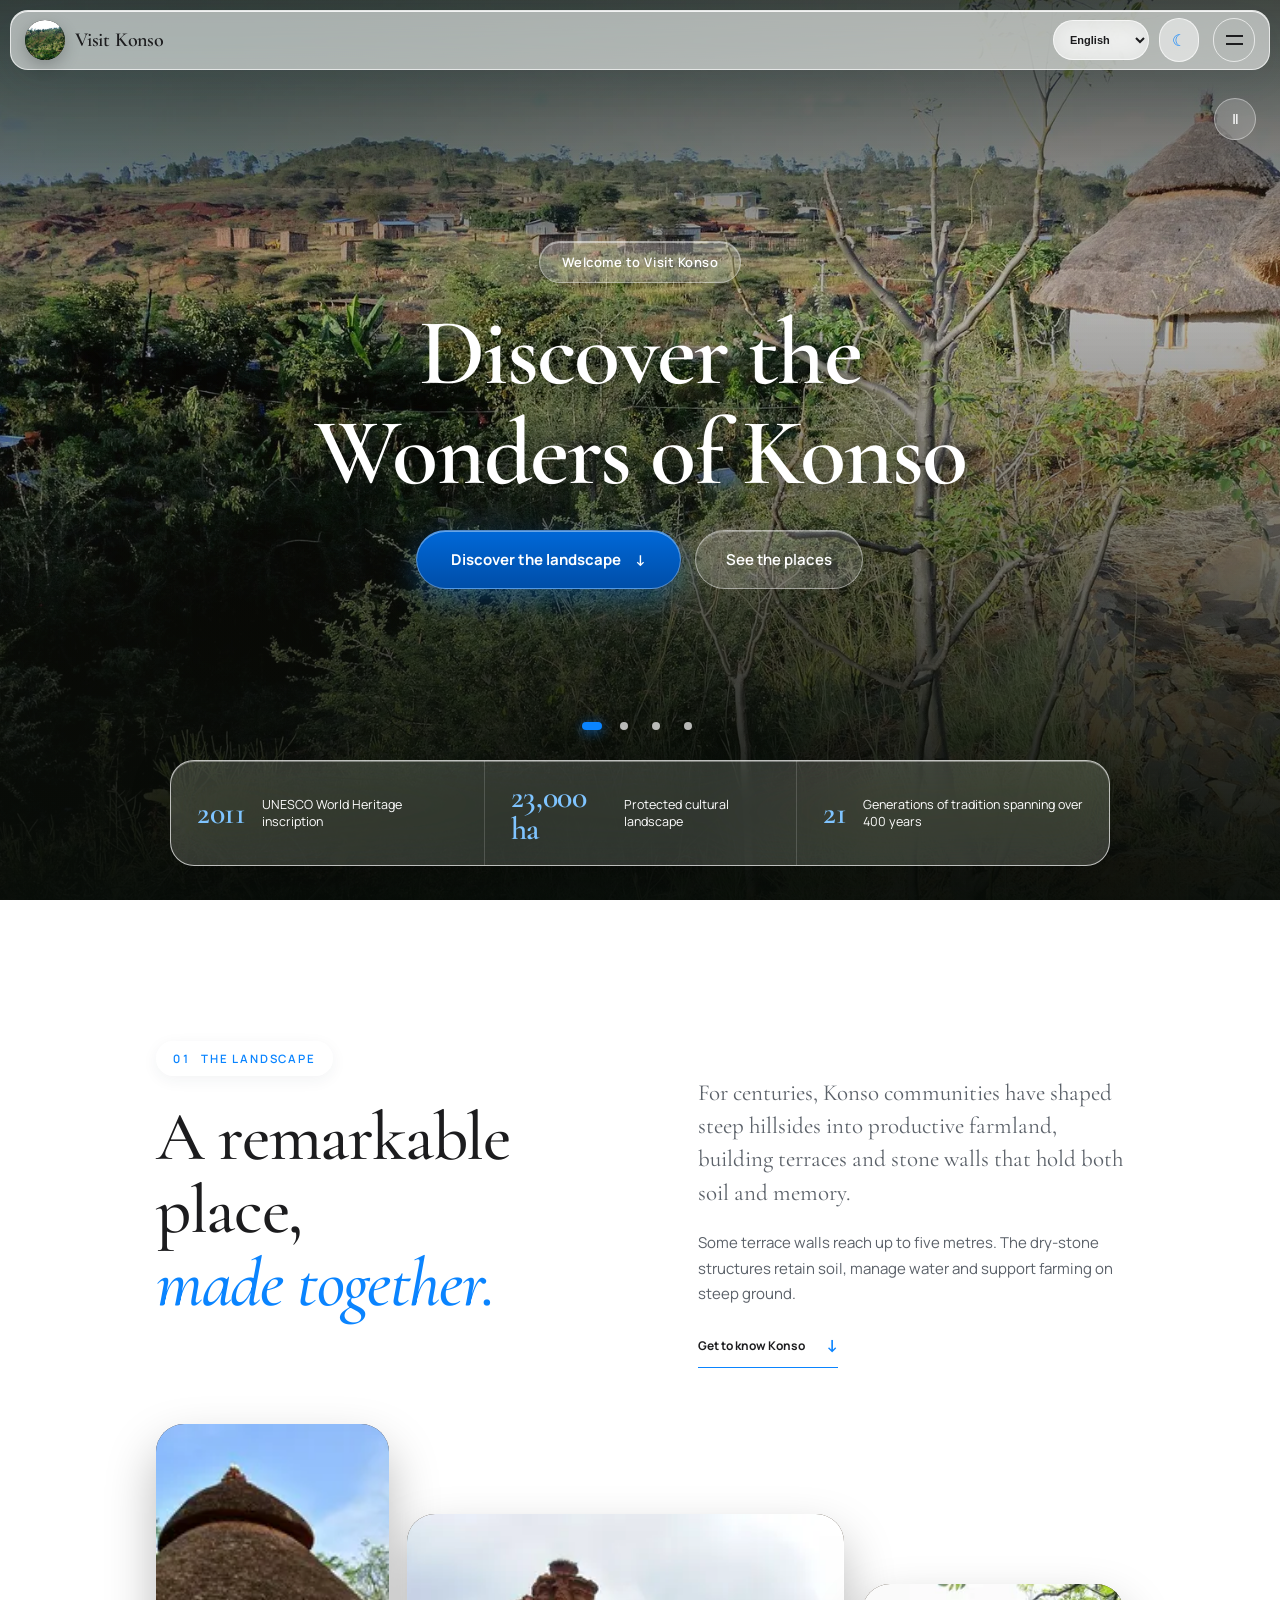
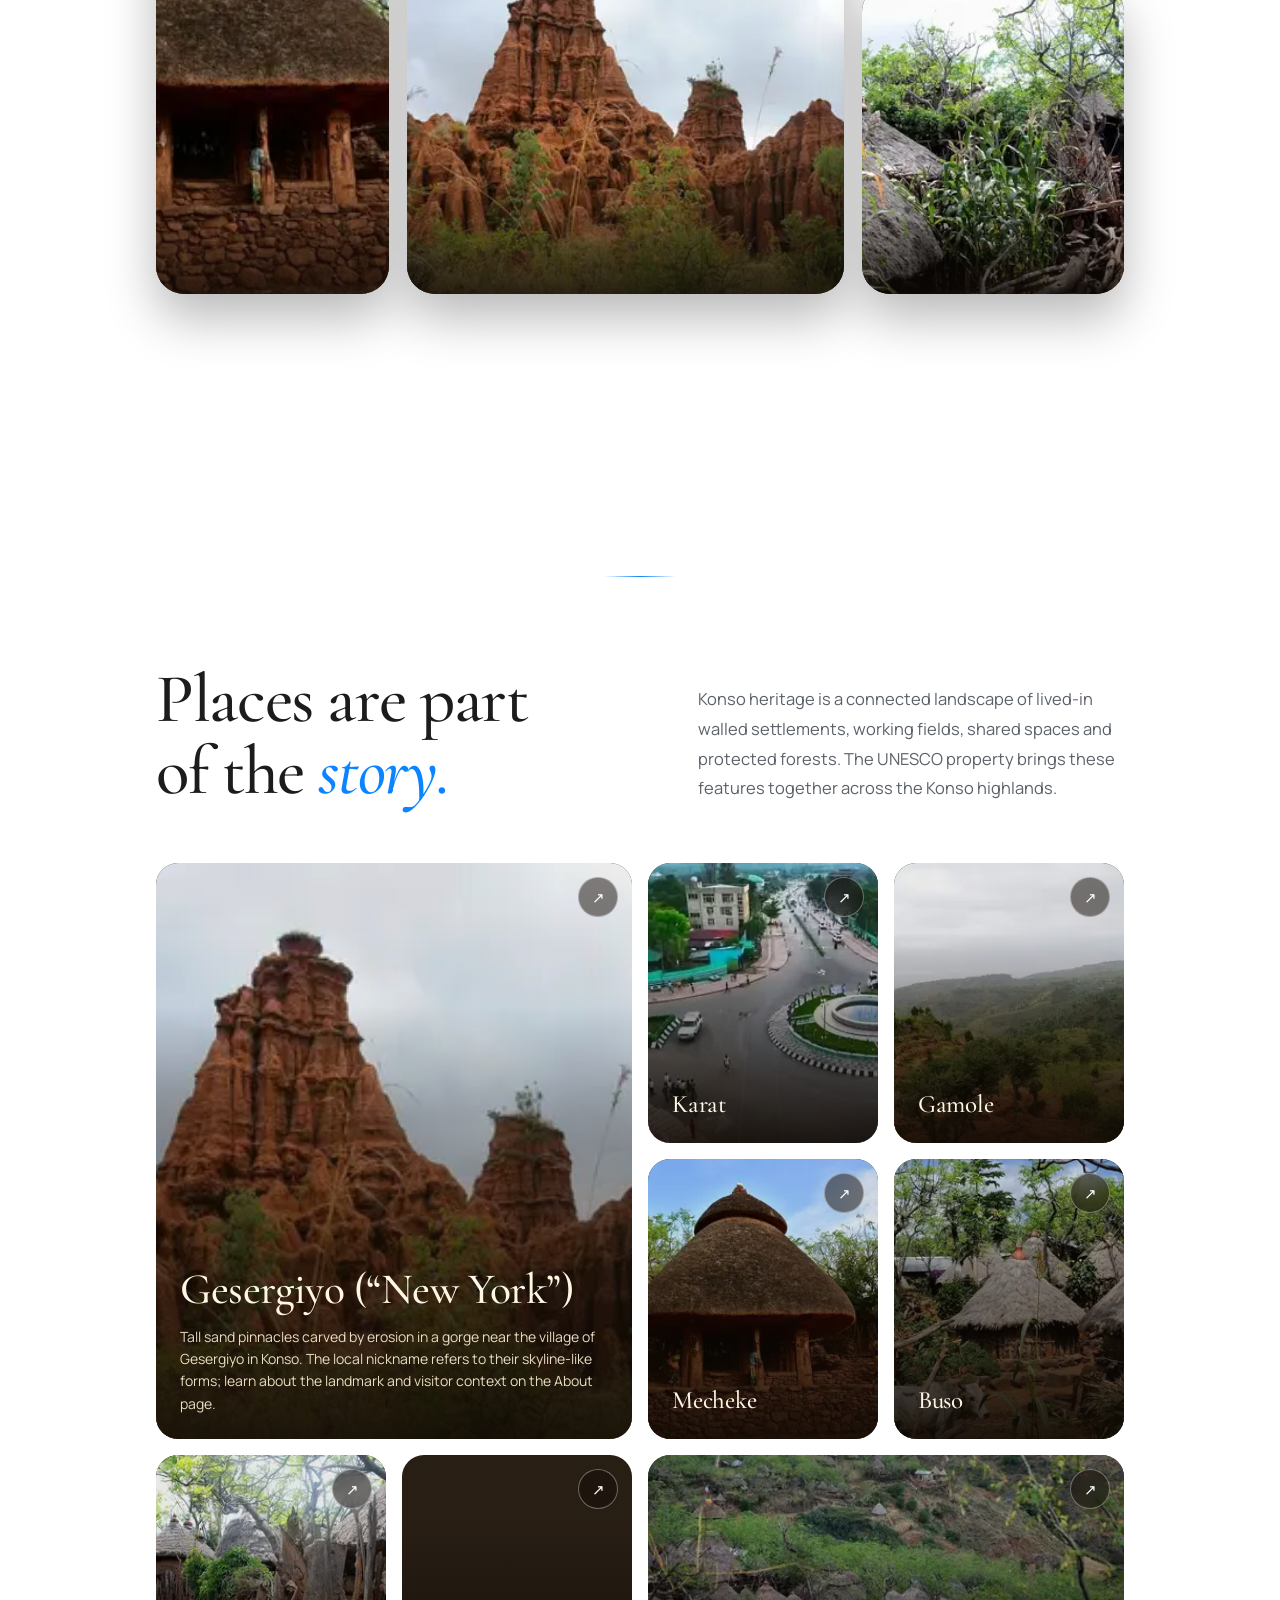
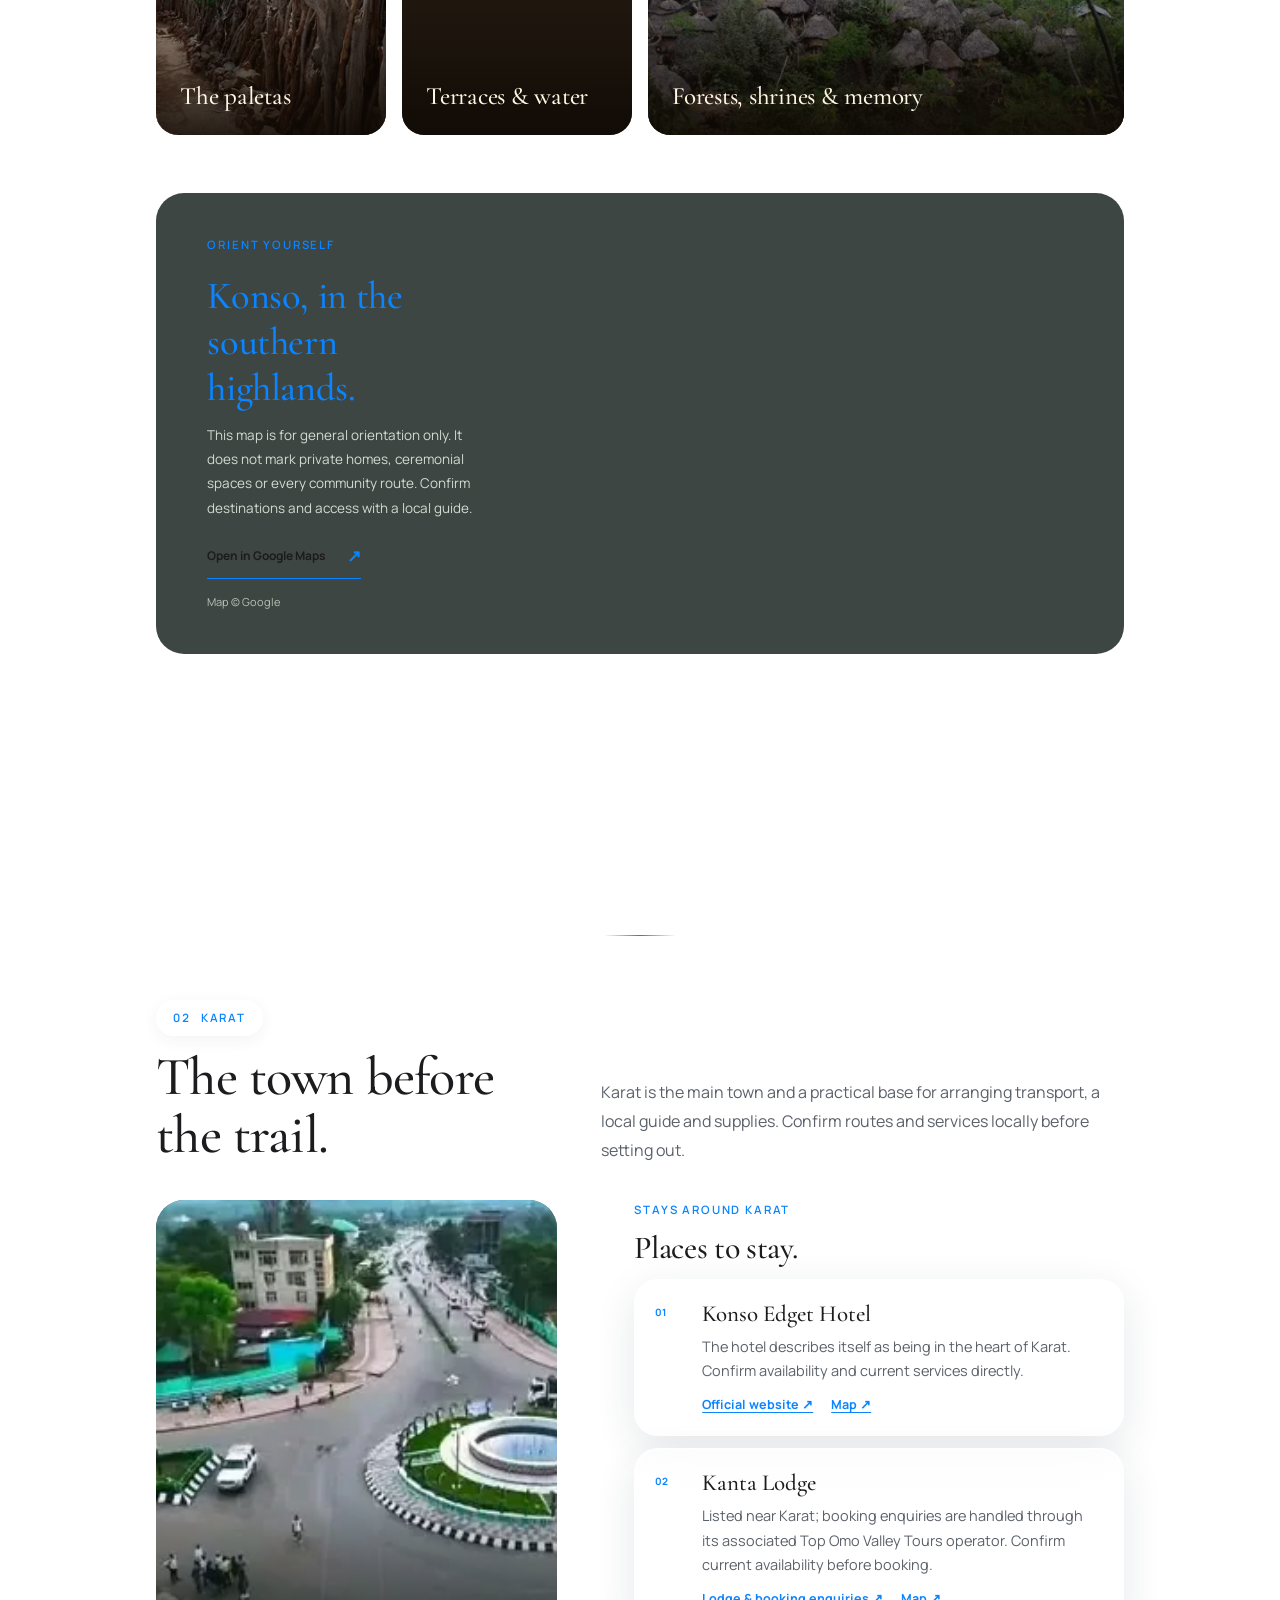
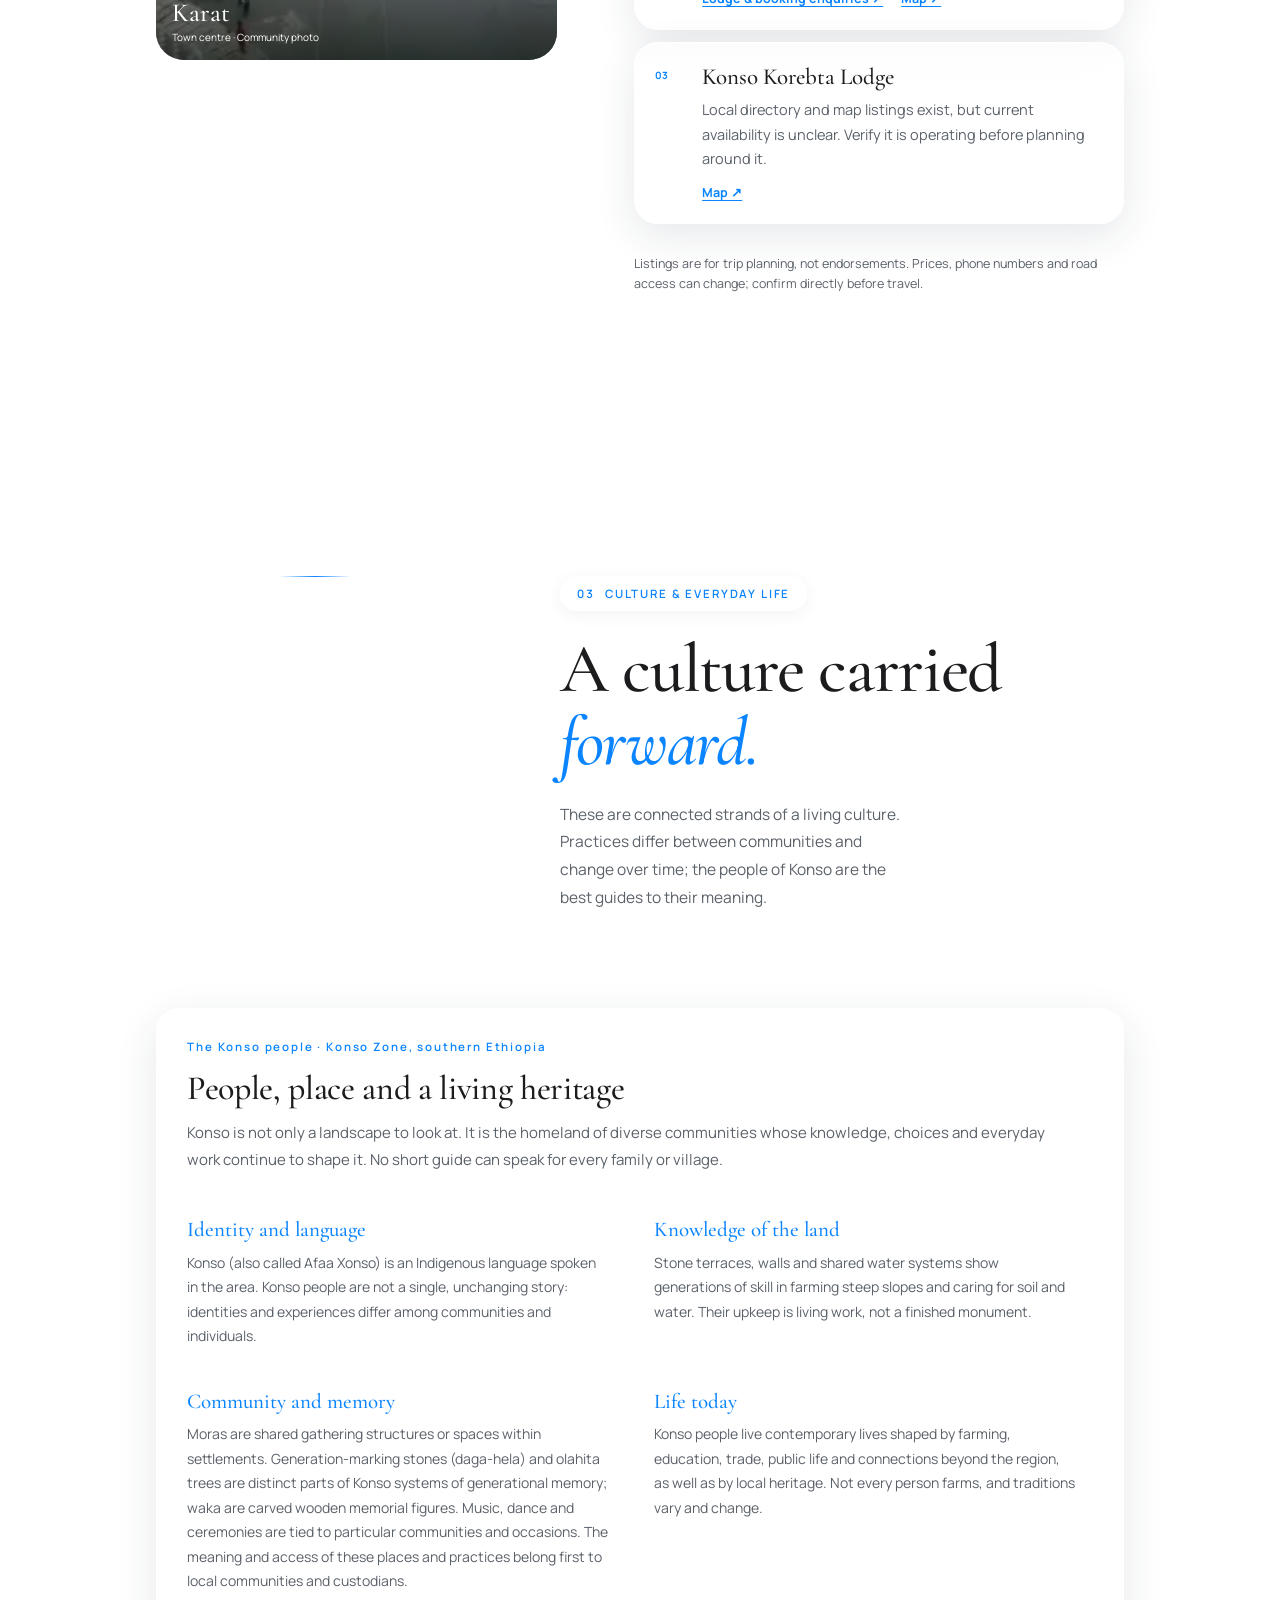
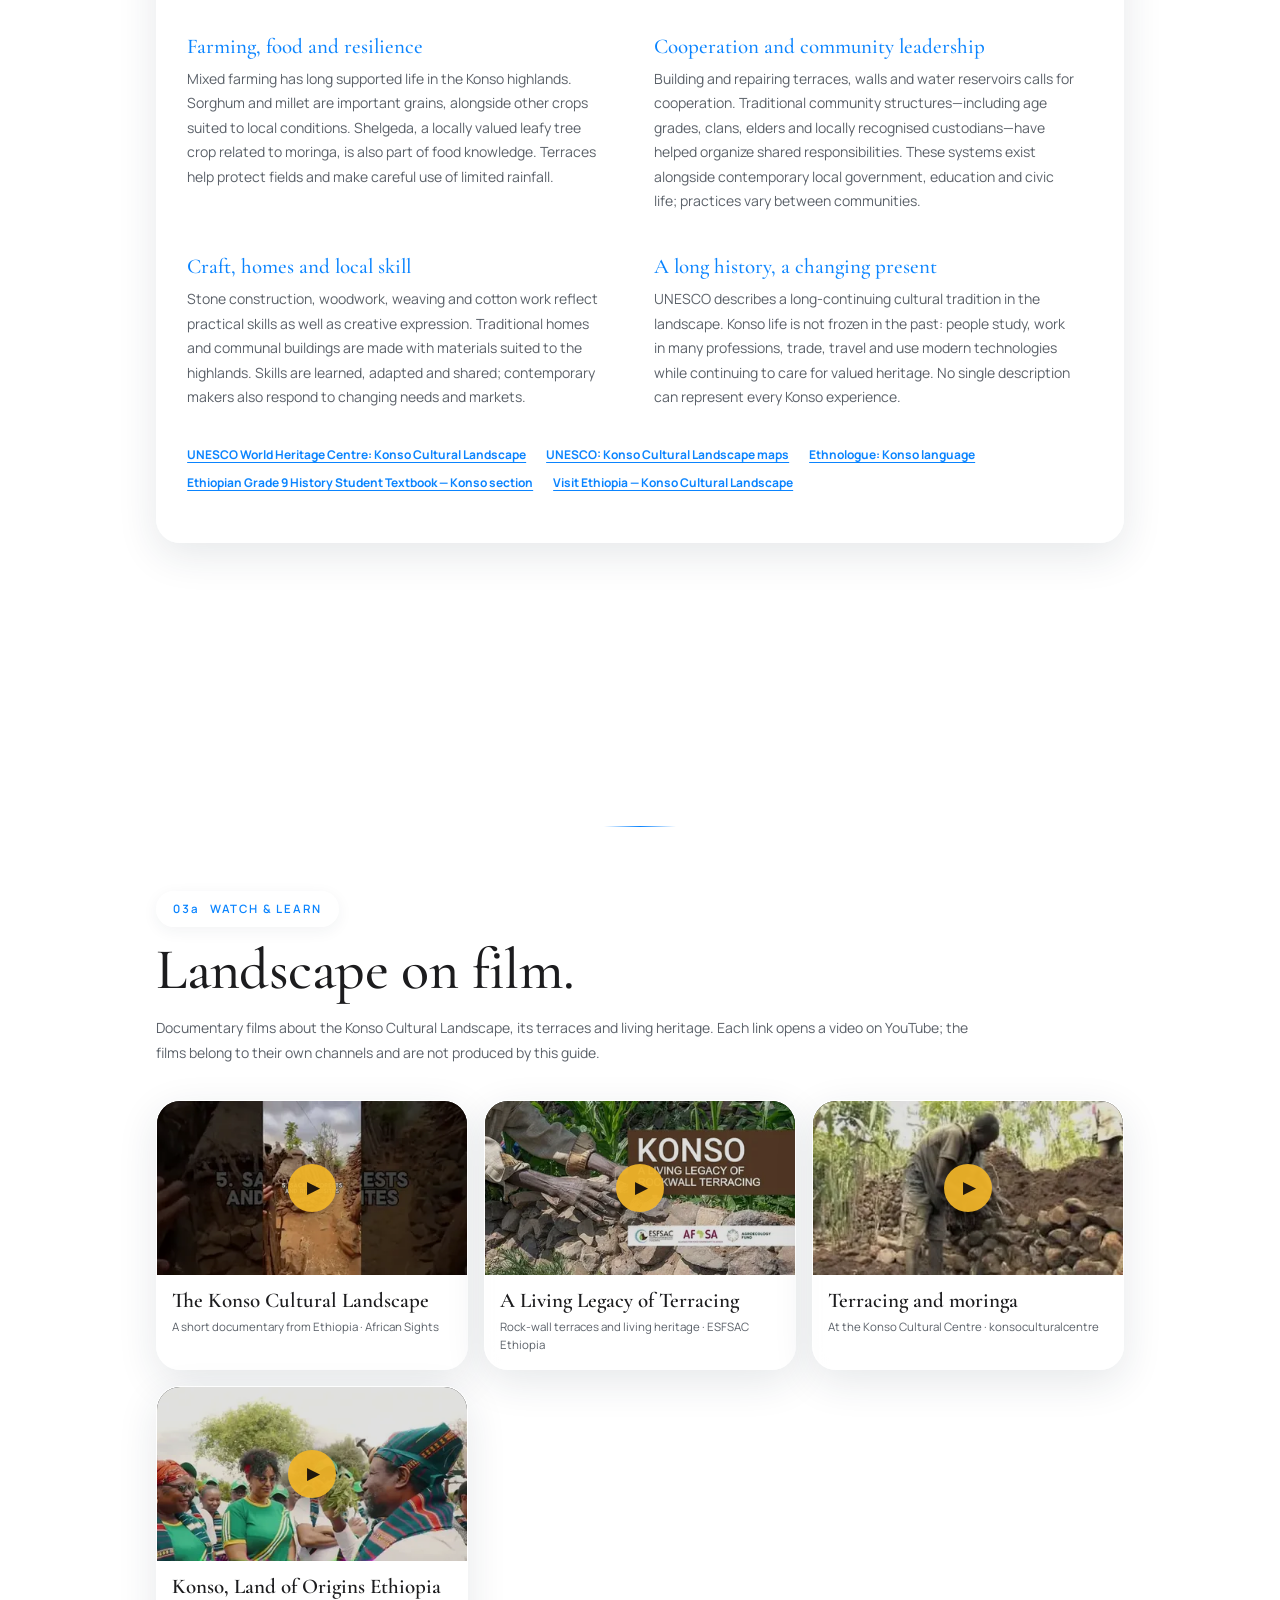
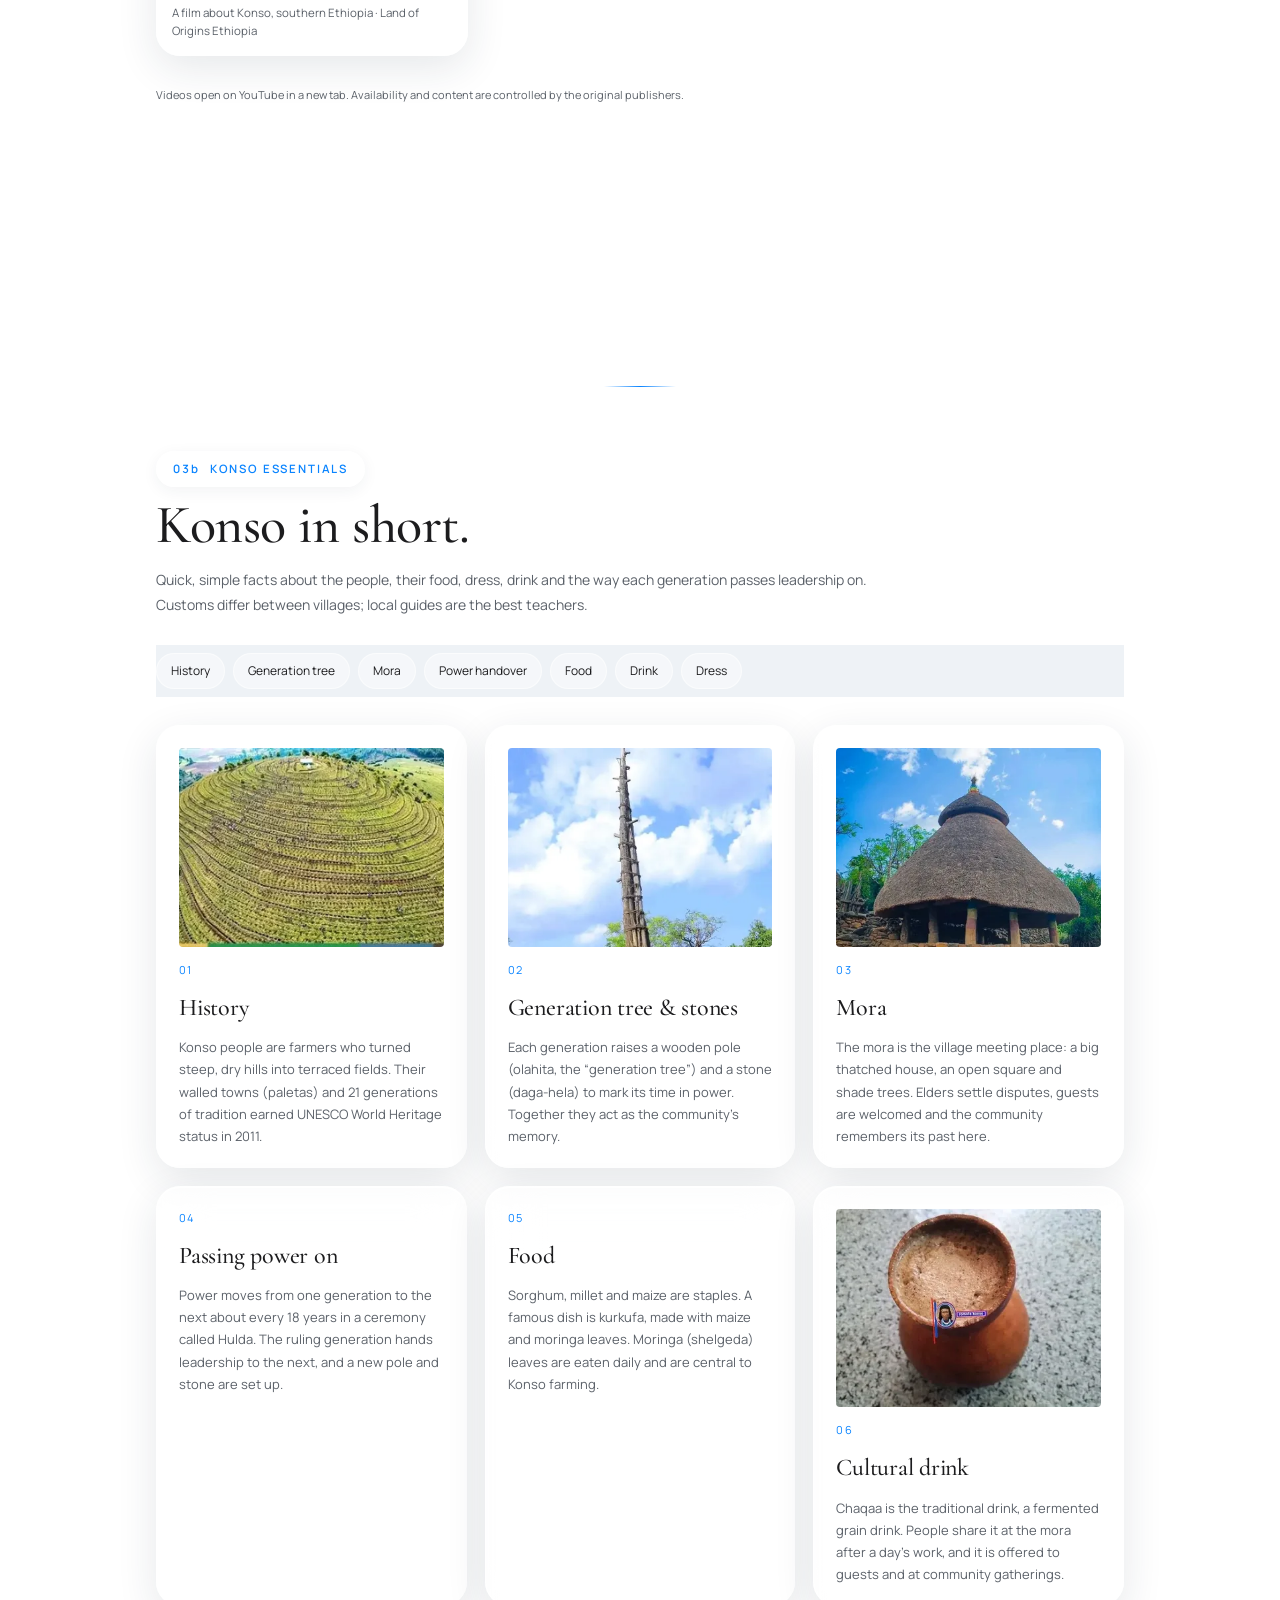
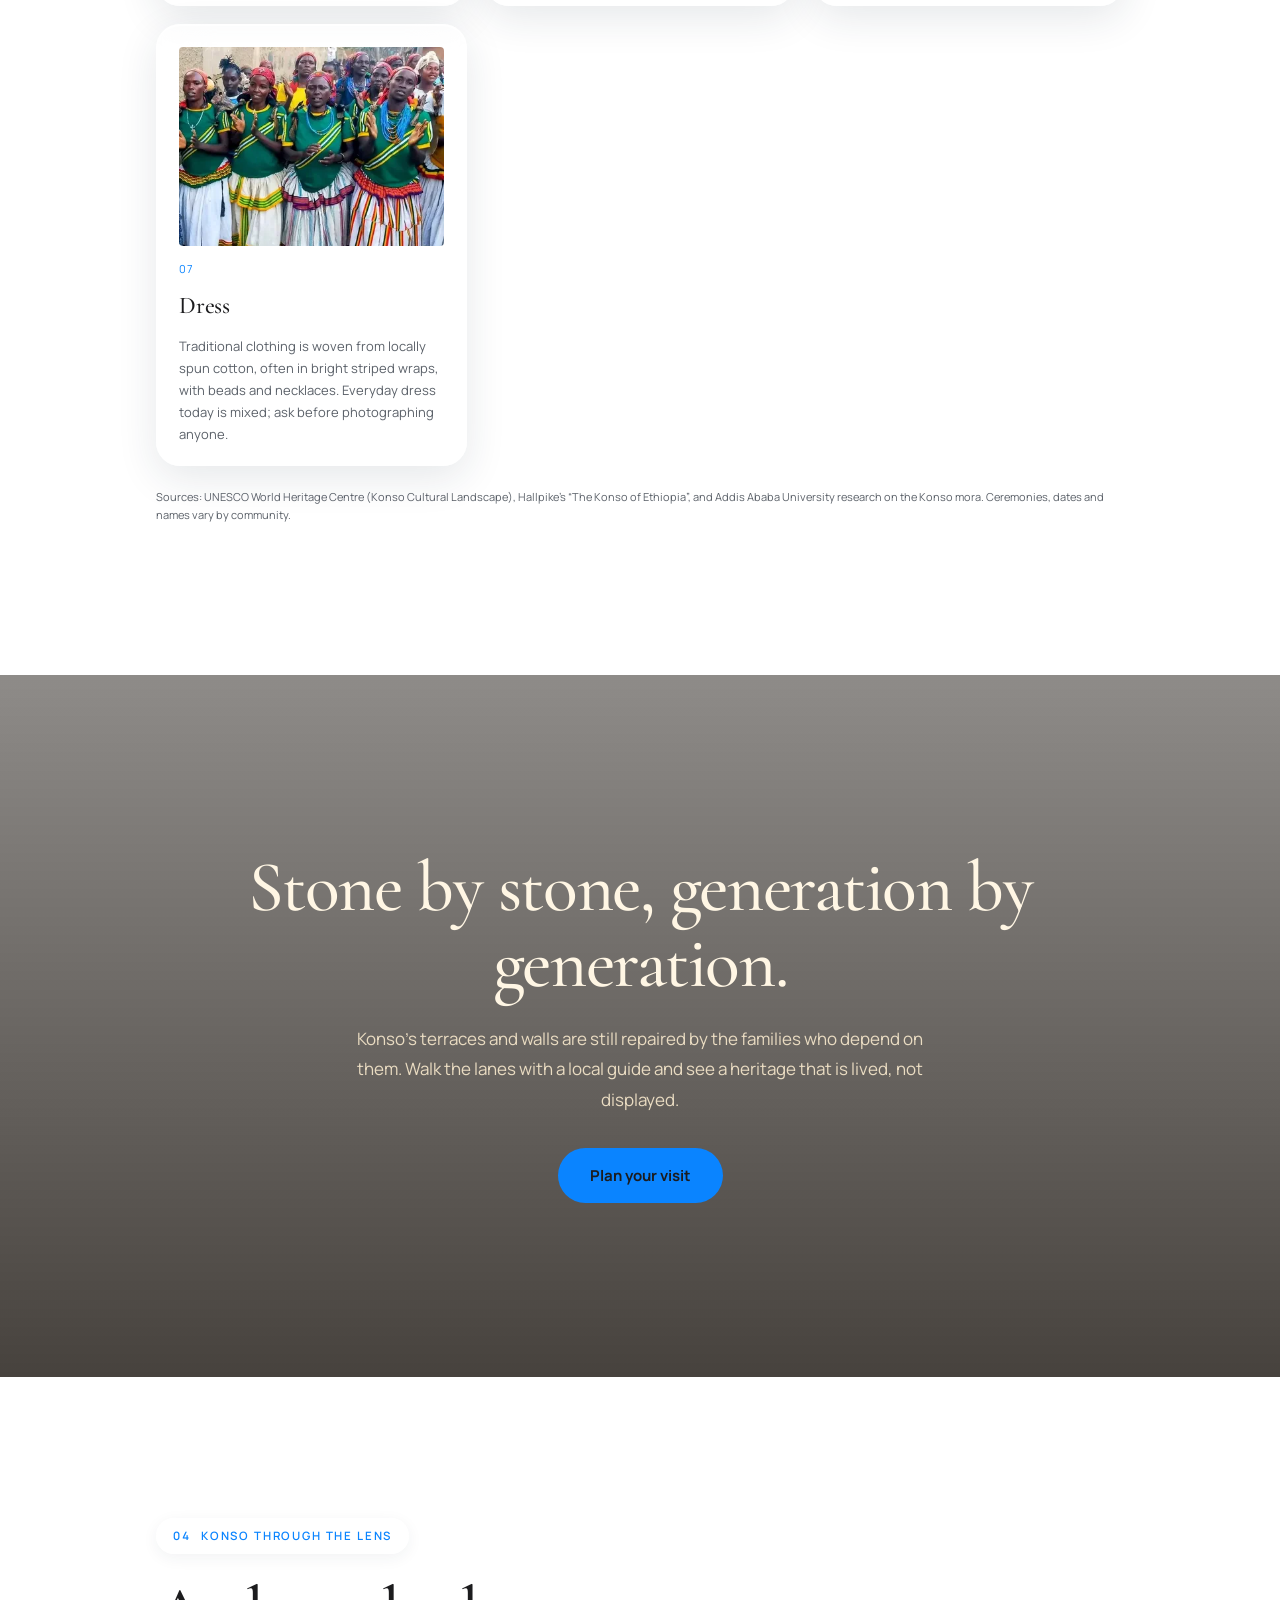
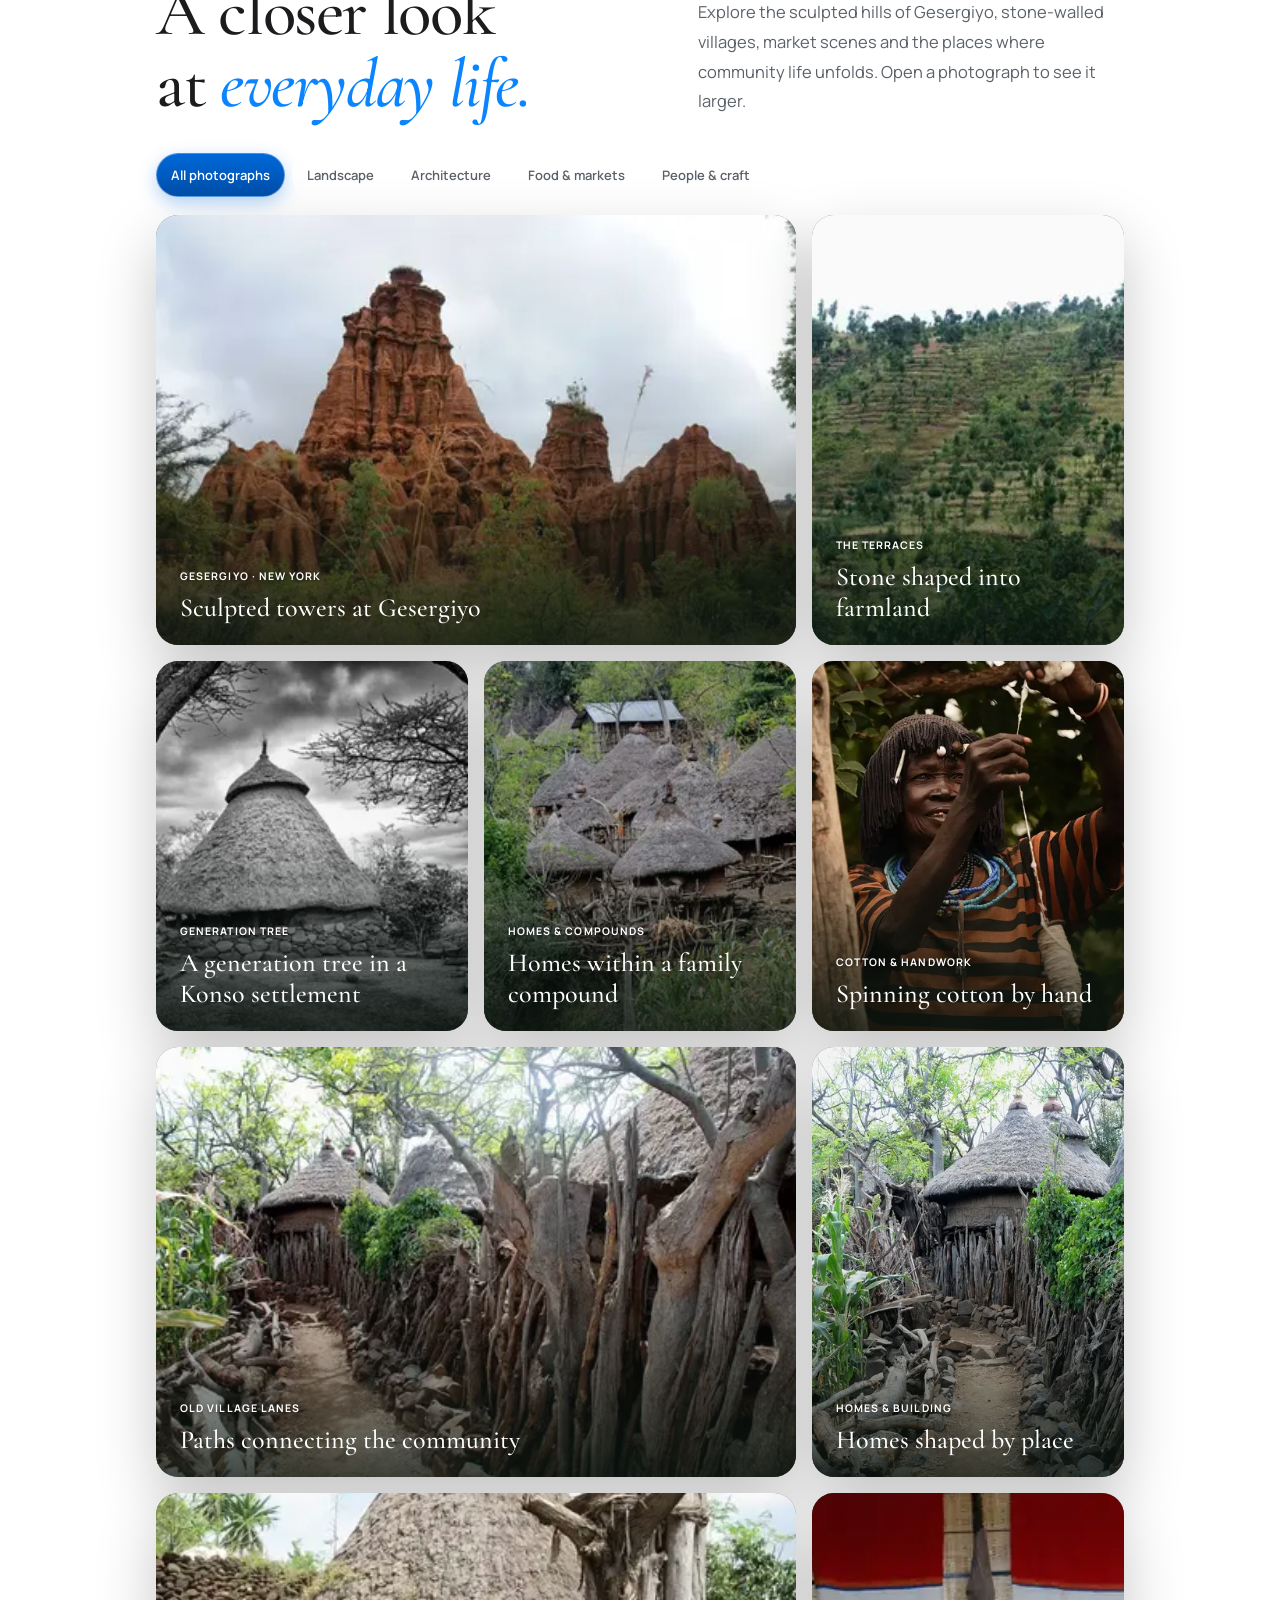
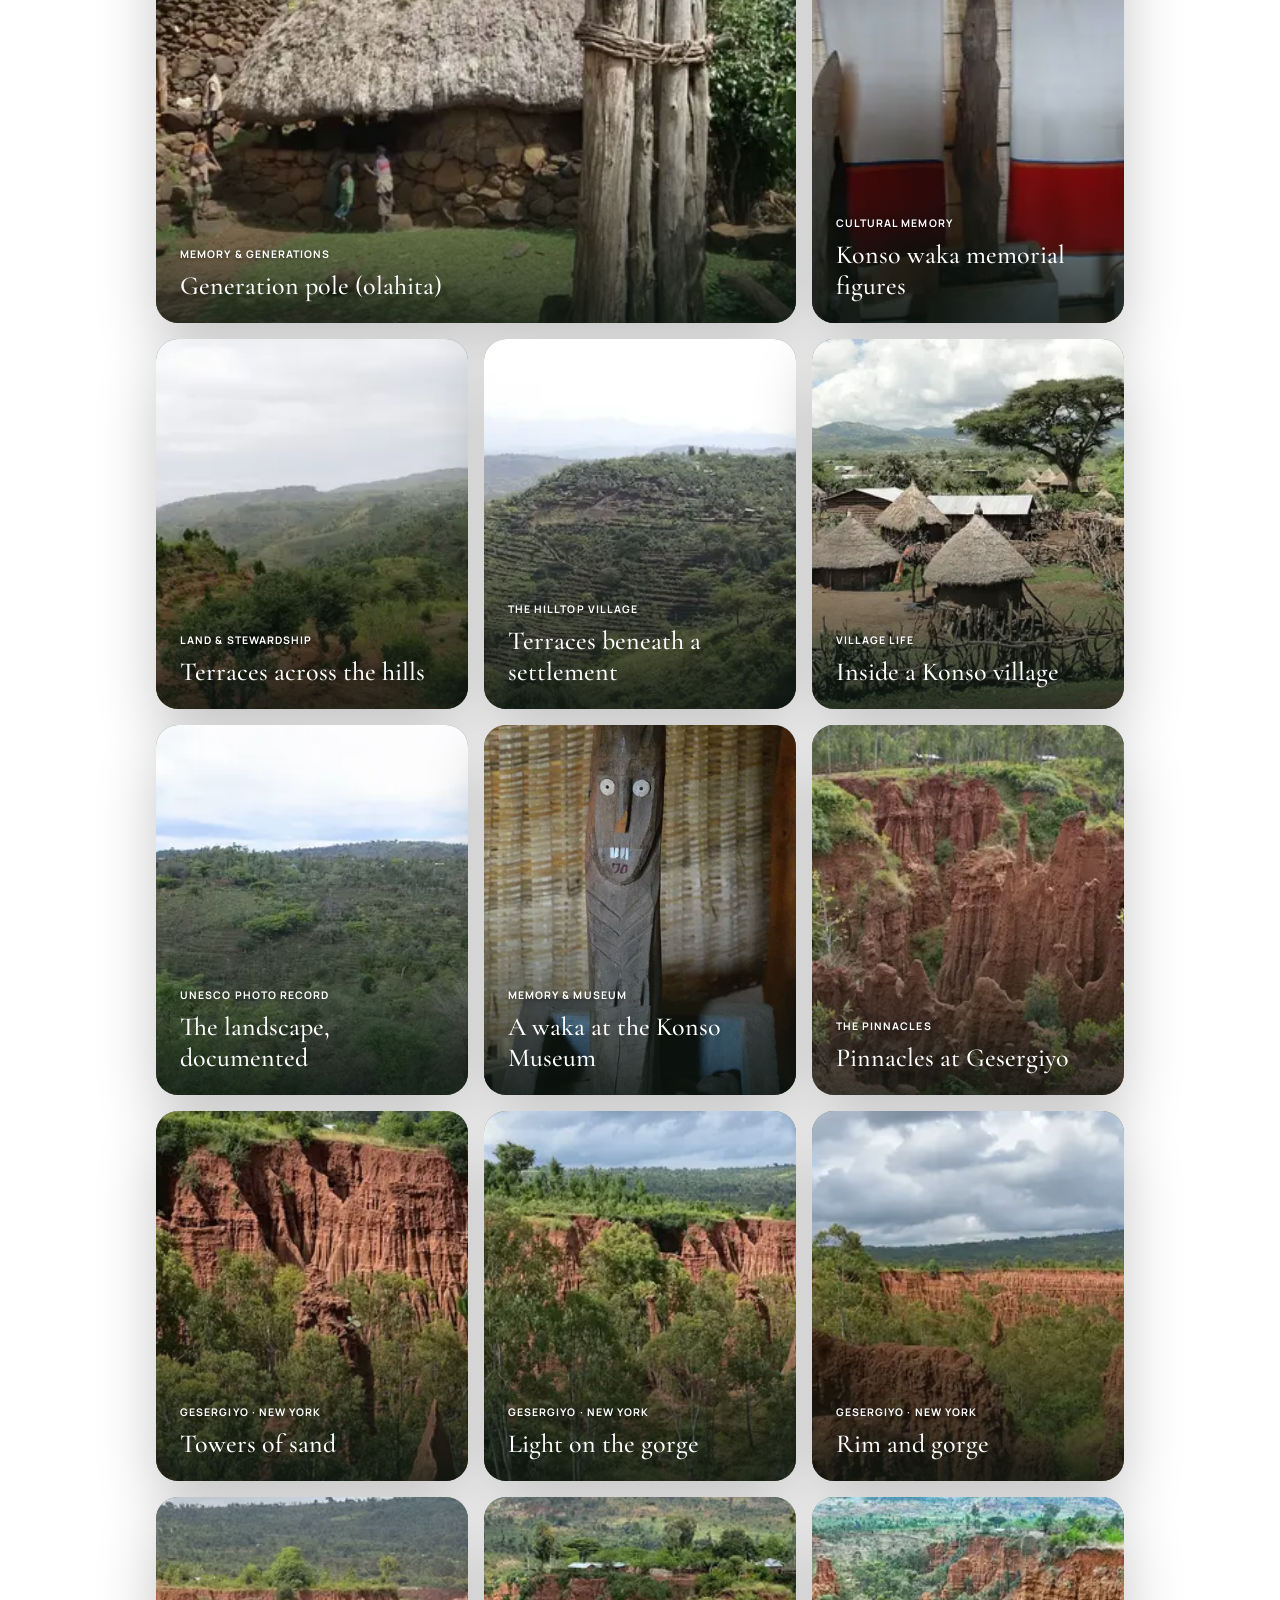
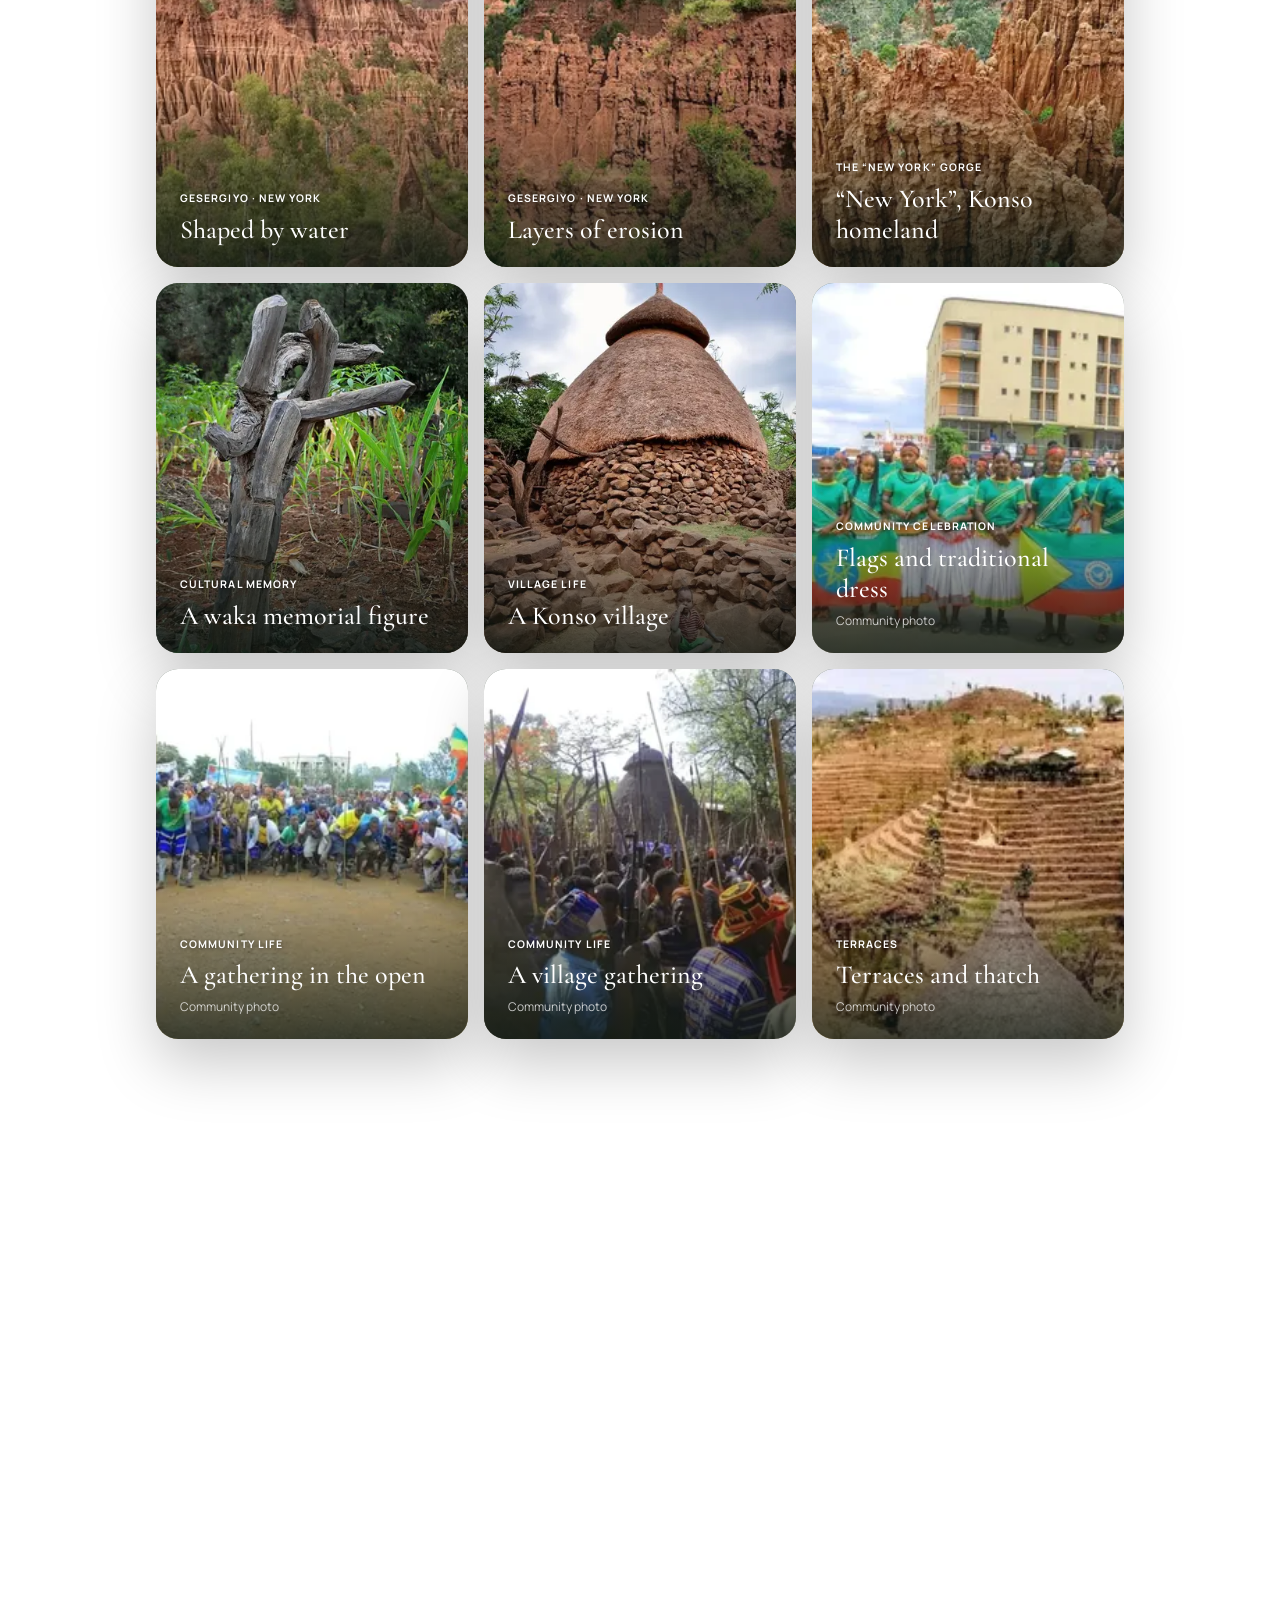
<file: index.html>
<!doctype html>
<html lang="en" data-adsense-publisher="">
  <head>
    <meta charset="utf-8">
    <meta name="viewport" content="width=device-width, initial-scale=1">
    <meta name="theme-color" content="#eef2f6">
    <meta name="apple-mobile-web-app-capable" content="yes">
    <meta name="apple-mobile-web-app-status-bar-style" content="black-translucent">
    <link rel="manifest" href="manifest.webmanifest">
    <link rel="apple-touch-icon" href="icons/icon-192.png">
    <meta name="description" content="Explore the places, language, traditions and living cultural landscape of the Konso people in southern Ethiopia.">
    <link rel="icon" href="favicon.svg" type="image/svg+xml">
    <meta property="og:type" content="website">
    <meta property="og:title" content="Visit Konso — Places, people &amp; living heritage">
    <meta property="og:description" content="Stone terraces, walled villages and the living culture of the Konso Cultural Landscape in southern Ethiopia.">
    <meta property="og:image" content="https://binyiamgelebo.github.io/visit-konso/images/commons/commons-panoramic-view-of-a-konso-village-jpg-39dabb84-1200.webp">
    <meta name="twitter:card" content="summary_large_image">
    <script type="application/ld+json">{"@context":"https://schema.org","@type":"TouristDestination","name":"Konso Cultural Landscape","description":"UNESCO World Heritage cultural landscape of dry-stone terraces and fortified settlements in southern Ethiopia.","touristType":"Cultural heritage travellers","geo":{"@type":"GeoCoordinates","latitude":5.25,"longitude":37.483}}</script>
    <title>Konso — Places, people &amp; living heritage</title>
    <link rel="preconnect" href="https://fonts.googleapis.com">
    <link rel="preconnect" href="https://fonts.gstatic.com" crossorigin>
    <link href="https://fonts.googleapis.com/css2?family=Cormorant+Garamond:ital,wght@0,500;0,600;0,700;1,500;1,600&family=Manrope:wght@400;500;600;700&family=Noto+Sans+Ethiopic:wght@400;500;600;700&family=Noto+Serif+Ethiopic:wght@500;600;700&display=swap" rel="stylesheet" media="print" onload="this.media='all'">
    <noscript><link href="https://fonts.googleapis.com/css2?family=Cormorant+Garamond:ital,wght@0,500;0,600;0,700;1,500;1,600&family=Manrope:wght@400;500;600;700&family=Noto+Sans+Ethiopic:wght@400;500;600;700&family=Noto+Serif+Ethiopic:wght@500;600;700&display=swap" rel="stylesheet"></noscript>
    <link rel="preload" as="image" fetchpriority="high" href="images/commons/commons-panoramic-view-of-a-konso-village-jpg-39dabb84-1024.webp" imagesrcset="images/commons/commons-panoramic-view-of-a-konso-village-jpg-39dabb84-480.webp 480w, images/commons/commons-panoramic-view-of-a-konso-village-jpg-39dabb84-720.webp 720w, images/commons/commons-panoramic-view-of-a-konso-village-jpg-39dabb84-1024.webp 1024w, images/commons/commons-panoramic-view-of-a-konso-village-jpg-39dabb84-1200.webp 1200w, images/commons/commons-panoramic-view-of-a-konso-village-jpg-39dabb84.webp 1600w" imagesizes="100vw">
    <link rel="stylesheet" href="styles.css?v=20261125b">
    <script src="app.js?v=20261125b" defer></script>
    <script src="om.js?v=20261125b" defer></script>
    <script src="enhancements.js?v=20261125b" defer></script>
    <script src="essentials.js?v=20261125b" defer></script>
    <script src="adsense.js?v=20261117c" defer></script>
    <script src="pwa-register.js?v=20261125b" defer></script>
  </head>
  <body>
    <header class="site-header">
      <a class="wordmark" href="#home">
        <span class="wordmark-mark" aria-hidden="true"><img class="wordmark-photo" src="images/terrace-logo.webp" alt="" width="40" height="40" decoding="async"></span>
        <span class="wordmark-text"><strong>Visit Konso</strong><small>— Living Heritage of Southern Ethiopia</small></span>
      </a>
      <button class="menu-toggle" type="button" aria-expanded="false" aria-controls="site-nav" aria-label="Open navigation">
        <span></span><span></span>
      </button>
      <nav class="site-nav" id="site-nav" aria-label="Main navigation" data-aria-key="nav">
        <span class="nav-drop">
          <a class="nav-drop-toggle" href="#places" data-en="Explore ▾" data-am="ያስሱ ▾" data-om="Daawwadhu ▾" aria-haspopup="true" aria-expanded="false">Explore ▾</a>
          <span class="nav-drop-menu">
            <a href="#places" data-en="Places" data-am="ቦታዎች" data-om="Iddoowwan">Places</a>
            <a href="#culture" data-en="Culture &amp; life" data-am="ባህልና ዕለታዊ ሕይወት" data-om="Aadaa fi jireenya">Culture &amp; life</a>
            <a href="#people" data-en="The people" data-am="ሕዝቡ" data-om="Uummata">The people</a>
            <a href="about.html" data-en="About" data-am="ስለ ኮንሶ" data-om="Waa'ee Konsoo">About</a>
          </span>
        </span>
        <span class="nav-drop">
          <a class="nav-drop-toggle" href="#essentials" data-en="Essentials ▾" data-am="መሠረታዊ እውነታ ▾" data-om="Odeeffannoo Konsoo ▾" aria-haspopup="true" aria-expanded="false">Essentials ▾</a>
          <span class="nav-drop-menu">
            <a href="#essentials-history" data-en="History" data-am="ታሪክ" data-om="Seenaa">History</a>
            <a href="#essentials-generation" data-en="Generation tree" data-am="የትውልድ ዛፍ" data-om="Muka dhalootaa">Generation tree</a>
            <a href="#essentials-mora" data-en="Mora" data-am="ሞራ" data-om="Moora">Mora</a>
            <a href="#essentials-power" data-en="Power handover" data-am="ሥልጣን ማስተላለፍ" data-om="Aangoo dabarsuu">Power handover</a>
            <a href="#essentials-food" data-en="Food" data-am="ምግብ" data-om="Nyaata">Food</a>
            <a href="#essentials-drink" data-en="Drink" data-am="መጠጥ" data-om="Dhugaatii">Drink</a>
            <a href="#essentials-dress" data-en="Dress" data-am="አለባበስ" data-om="Uffata">Dress</a>
          </span>
        </span>
        <a href="#heritage" data-en="Heritage" data-am="ቅርስ" data-om="Dhaala">Heritage</a>
        <a href="#media" data-en="Watch films" data-am="ፊልሞችን ይመልከቱ" data-om="Filimoota ilaali">Watch films</a>
        <span class="nav-drop">
          <a class="nav-drop-toggle" href="#visit" data-en="Plan ▾" data-am="ያቅዱ ▾" data-om="Karoorsaa ▾" aria-haspopup="true" aria-expanded="false">Plan ▾</a>
          <span class="nav-drop-menu">
            <a href="#visit" data-en="Plan a visit" data-am="ጉብኝት ያቅዱ" data-om="Daawwannaa karoorsi">Plan a visit</a>
            <a href="#getting-there" data-en="Getting there" data-am="እንዴት መድረስ" data-om="Akkaataa ga'umsaa">Getting there</a>
            <a href="#karat" data-en="Karat &amp; stays" data-am="ካራትና ማረፊያ" data-om="Kaaraatii fi bakka bultii">Karat &amp; stays</a>
            <a href="#contact" data-en="Contact" data-am="ያግኙን" data-om="Nu qunnamaa">Contact</a>
          </span>
        </span>
        <a class="nav-cta" href="#visit">Explore Konso <span aria-hidden="true">↗</span></a>
      </nav>
      <div class="header-tools">
        <label class="visually-hidden" for="language-select">Language</label>
        <select id="language-select" aria-label="Language" data-aria-key="language">
          <option value="en">English</option>
          <option value="am">አማርኛ</option>
          <option value="om">Afaan Oromoo</option>
        </select>
        <button class="theme-toggle" type="button" aria-pressed="false" aria-label="Switch to dark theme">
          <span class="theme-icon" aria-hidden="true">☾</span><span class="theme-label">Dark</span>
        </button>
      </div>
    </header>
    <main>
      <section class="hero" id="home" aria-labelledby="hero-title">
        <figure class="hero-image">
          <img width="1600" height="1063" class="hero-slide is-active" src="images/commons/commons-panoramic-view-of-a-konso-village-jpg-39dabb84.webp" alt="Panoramic view of a traditional village in the Konso Cultural Landscape" fetchpriority="high" decoding="async" srcset="images/commons/commons-panoramic-view-of-a-konso-village-jpg-39dabb84-480.webp 480w, images/commons/commons-panoramic-view-of-a-konso-village-jpg-39dabb84-720.webp 720w, images/commons/commons-panoramic-view-of-a-konso-village-jpg-39dabb84-1024.webp 1024w, images/commons/commons-panoramic-view-of-a-konso-village-jpg-39dabb84-1200.webp 1200w, images/commons/commons-panoramic-view-of-a-konso-village-jpg-39dabb84.webp 1600w" sizes="100vw">
          <img width="1600" height="1067" class="hero-slide" data-src="images/commons/commons-gesergiyo-sand-pinnacles-konso-38-28537237144-jpg-bdc5d364.webp" alt="Eroded sand pinnacles at Gesergiyo, the Konso landmark known locally as New York" loading="lazy" decoding="async" srcset="images/commons/commons-gesergiyo-sand-pinnacles-konso-38-28537237144-jpg-bdc5d364-480.webp 480w, images/commons/commons-gesergiyo-sand-pinnacles-konso-38-28537237144-jpg-bdc5d364-720.webp 720w, images/commons/commons-gesergiyo-sand-pinnacles-konso-38-28537237144-jpg-bdc5d364-1024.webp 1024w, images/commons/commons-gesergiyo-sand-pinnacles-konso-38-28537237144-jpg-bdc5d364-1200.webp 1200w, images/commons/commons-gesergiyo-sand-pinnacles-konso-38-28537237144-jpg-bdc5d364.webp 1600w" sizes="100vw">
          <img width="1600" height="1074" class="hero-slide" data-src="images/commons/commons-agricultural-terraces-in-the-konso-cultural-landscape-jpg-06ca8126.webp" alt="Stone agricultural terraces following the hillsides in the Konso Cultural Landscape" loading="lazy" decoding="async" srcset="images/commons/commons-agricultural-terraces-in-the-konso-cultural-landscape-jpg-06ca8126-480.webp 480w, images/commons/commons-agricultural-terraces-in-the-konso-cultural-landscape-jpg-06ca8126-720.webp 720w, images/commons/commons-agricultural-terraces-in-the-konso-cultural-landscape-jpg-06ca8126-1024.webp 1024w, images/commons/commons-agricultural-terraces-in-the-konso-cultural-landscape-jpg-06ca8126-1200.webp 1200w, images/commons/commons-agricultural-terraces-in-the-konso-cultural-landscape-jpg-06ca8126.webp 1600w" sizes="100vw">
          <img width="1600" height="1063" class="hero-slide" data-src="images/commons/commons-traditional-settlement-in-the-konso-cultural-landscape-jpg-4c58347b.webp" alt="A traditional stone-walled settlement in the Konso Cultural Landscape" loading="lazy" decoding="async" srcset="images/commons/commons-traditional-settlement-in-the-konso-cultural-landscape-jpg-4c58347b-480.webp 480w, images/commons/commons-traditional-settlement-in-the-konso-cultural-landscape-jpg-4c58347b-720.webp 720w, images/commons/commons-traditional-settlement-in-the-konso-cultural-landscape-jpg-4c58347b-1024.webp 1024w, images/commons/commons-traditional-settlement-in-the-konso-cultural-landscape-jpg-4c58347b-1200.webp 1200w, images/commons/commons-traditional-settlement-in-the-konso-cultural-landscape-jpg-4c58347b.webp 1600w" sizes="100vw">
        </figure>
        <div class="hero-copy">
          <p class="eyebrow hero-welcome" data-en="Welcome to Visit Konso" data-am="እንኳን ወደ ኮንሶ በደህና መጡ" data-om="Baga'eedha Konsoo dhaawwattani">Welcome to Visit Konso</p>
          <h1 id="hero-title">Discover the<br>Wonders of Konso</h1>
          <p class="hero-intro">Meet Konso: a place where stone terraces, close-knit villages and deep-rooted knowledge tell a story still unfolding.</p>
          <div class="hero-actions">
            <a class="text-link" href="#landscape">Discover the landscape <span aria-hidden="true">↓</span></a>
            <a class="ghost-link" href="#places" data-home-en="See the places" data-home-am="ቦታዎችን ይመልከቱ">See the places</a>
          </div>
        </div>
        <div class="hero-dots" role="group" aria-label="Hero photographs" data-aria-key="heroPhotos">
          <button type="button" class="is-active" aria-label="Show photo 1" aria-current="true" data-aria-key="heroPhoto1"></button><button type="button" aria-label="Show photo 2" data-aria-key="heroPhoto2"></button><button type="button" aria-label="Show photo 3" data-aria-key="heroPhoto3"></button><button type="button" aria-label="Show photo 4" data-aria-key="heroPhoto4"></button>
        </div>
        <button class="hero-pause" type="button" aria-label="Pause slideshow" title="Pause slideshow" data-aria-key="heroPause"><span aria-hidden="true">Ⅱ</span></button>
        <ul class="hero-facts" aria-label="Konso at a glance" data-aria-key="heroFacts">
          <li><strong>2011</strong><span data-home-en="UNESCO World Heritage inscription" data-home-am="በዩኔስኮ የዓለም ቅርስ የተመዘገበበት ዓመት" data-home-om="Waggaa galmee Dhaala Addunyaa UNESCO">UNESCO World Heritage inscription</span></li>
          <li><strong>23,000 ha</strong><span data-home-en="Protected cultural landscape" data-home-am="የተመዘገበው የባህል መልክዓ ምድር" data-home-om="Lafa aadaa eegame">Protected cultural landscape</span></li>
          <li><strong>21</strong><span data-home-en="Generations of tradition spanning over 400 years" data-home-am="ከ400 ዓመታት በላይ የቆየ የትውልዶች ሕያው ባህል" data-home-om="Dhaloota aadaa waggaa 400 ol ture">Generations of tradition spanning over 400 years</span></li>
        </ul>
        <a href="#landscape" class="scroll-cue" aria-label="Scroll to the landscape section" data-aria-key="scrollCue"><span></span> SCROLL TO EXPLORE</a>
      </section>
      <section class="landscape section-pad" id="landscape" aria-labelledby="landscape-title">
        <div class="section-heading">
          <p class="eyebrow"><span class="section-index">01</span> THE LANDSCAPE</p>
          <h2 id="landscape-title">A remarkable place,<br><em>made together.</em></h2>
        </div>
        <div class="landscape-body">
          <p class="large-copy">For centuries, Konso communities have shaped steep hillsides into productive farmland, building terraces and stone walls that hold both soil and memory.</p>
          <p class="body-copy">Some terrace walls reach up to five metres. The dry-stone structures retain soil, manage water and support farming on steep ground.</p>
          <a class="text-link" href="#culture">Get to know Konso <span aria-hidden="true">↓</span></a>
        </div>
        <div class="landscape-collage">
          <figure class="collage-a"><img width="1200" height="799" src="images/commons/commons-konso-village-of-mecheke-30-28535967483-jpg-6bb42bd2.webp" alt="A traditional building in Mecheke" loading="lazy" decoding="async" fetchpriority="low" srcset="images/commons/commons-konso-village-of-mecheke-30-28535967483-jpg-6bb42bd2-400.webp 400w, images/commons/commons-konso-village-of-mecheke-30-28535967483-jpg-6bb42bd2.webp 960w" sizes="(max-width: 600px) 100vw, 400px"></figure>
          <figure class="collage-b"><img width="1600" height="1063" src="images/commons/commons-new-york-rock-formations-near-konso-jpg-2f418e38.webp" alt="Sculpted sand pinnacles at Gesergiyo, known locally as New York" loading="lazy" decoding="async" fetchpriority="low" srcset="images/commons/commons-new-york-rock-formations-near-konso-jpg-2f418e38-400.webp 400w, images/commons/commons-new-york-rock-formations-near-konso-jpg-2f418e38.webp 960w" sizes="(max-width: 600px) 100vw, 400px"></figure>
          <figure class="collage-c"><img width="1000" height="664" src="images/commons/commons-traditional-konso-homestead-jpg-db332672.webp" alt="A traditional Konso homestead" loading="lazy" decoding="async" fetchpriority="low" srcset="images/commons/commons-traditional-konso-homestead-jpg-db332672-400.webp 400w, images/commons/commons-traditional-konso-homestead-jpg-db332672.webp 960w" sizes="(max-width: 600px) 100vw, 400px"></figure>
        </div>
      </section>
      <section class="places-section section-pad" id="places" aria-labelledby="places-title">
        <div class="places-heading">
          <div>
            <h2 id="places-title">Places are part<br>of the <em>story.</em></h2>
          </div>
          <p>Konso heritage is a connected landscape of lived-in walled settlements, working fields, shared spaces and protected forests. The UNESCO property brings these features together across the Konso highlands.</p>
        </div>
        <div class="place-list">
          <article class="place-entry">
            <img width="607" height="390" class="place-photo" src="images/konso-karat-town.webp" alt="Aerial view of the roundabout and main street in the centre of Karat" data-alt-am="የካራት ከተማ መሃል አደባባይና ዋና መንገድ ከላይ ሲታዩ" data-alt-om="Marsaa fi daandii guddaa giddugala Kaaraatii gubbaa irraa" loading="lazy" decoding="async" fetchpriority="low" srcset="images/konso-karat-town-400.webp 400w, images/konso-karat-town.webp 607w" sizes="(max-width: 600px) 100vw, 400px">
            <span class="place-number">01</span>
            <div><h3>Karat</h3><p>The main town and a practical base for transport and supplies.</p></div>
            <a href="https://www.openstreetmap.org/search?query=Karat%20Konso%20Ethiopia" target="_blank" rel="noopener noreferrer" aria-label="Find Karat on OpenStreetMap" data-aria-key="place0">↗</a>
          </article>
          <article class="place-entry">
            <img width="1000" height="664" class="place-photo" src="images/commons/commons-landscape-of-agricultural-terraces-near-konso-jpg-c2895050.webp" alt="Terraced hills near Konso" loading="lazy" decoding="async" fetchpriority="low" srcset="images/commons/commons-landscape-of-agricultural-terraces-near-konso-jpg-c2895050-400.webp 400w, images/commons/commons-landscape-of-agricultural-terraces-near-konso-jpg-c2895050.webp 960w" sizes="(max-width: 600px) 100vw, 400px">
            <span class="place-number">02</span>
            <div><h3>Gamole</h3><p>A named place in UNESCO's photo record of terrace conservation, showing that stewardship is ongoing work, not only history.</p></div>
            <a href="https://whc.unesco.org/en/list/1333/gallery/" target="_blank" rel="noopener noreferrer" aria-label="See Gamole in the UNESCO photo gallery" data-aria-key="place1">↗</a>
          </article>
          <article class="place-entry">
            <img width="1200" height="799" class="place-photo" src="images/commons/commons-konso-village-of-mecheke-30-28535967483-jpg-6bb42bd2.webp" alt="A traditional building in Mecheke" loading="lazy" decoding="async" fetchpriority="low" srcset="images/commons/commons-konso-village-of-mecheke-30-28535967483-jpg-6bb42bd2-400.webp 400w, images/commons/commons-konso-village-of-mecheke-30-28535967483-jpg-6bb42bd2.webp 960w" sizes="(max-width: 600px) 100vw, 400px">
            <span class="place-number">03</span>
            <div><h3>Mecheke</h3><p>A documented walled town (paleta), with stone walls, gates and moras. Its heritage record cites the original Konso nomination dossier.</p></div>
            <a href="https://www.habeshahistory.com/heritage/konso-mecheke-walled-town" target="_blank" rel="noopener noreferrer" aria-label="Read the heritage record for Mecheke" data-aria-key="place2">↗</a>
          </article>
          <article class="place-entry">
            <img width="1000" height="664" class="place-photo" src="images/commons/commons-traditional-konso-village-surrounded-by-vegetation-jpg-3fcc21c5.webp" alt="A Konso village among green vegetation" loading="lazy" decoding="async" fetchpriority="low" srcset="images/commons/commons-traditional-konso-village-surrounded-by-vegetation-jpg-3fcc21c5-400.webp 400w, images/commons/commons-traditional-konso-village-surrounded-by-vegetation-jpg-3fcc21c5.webp 960w" sizes="(max-width: 600px) 100vw, 400px">
            <span class="place-number">04</span>
            <div><h3>Buso</h3><p>A named Konso village in published travel references. Treat map pins as orientation only and confirm routes and access with a local guide.</p></div>
            <a href="https://www.openstreetmap.org/search?query=Buso%2C%20Konso%2C%20Ethiopia" target="_blank" rel="noopener noreferrer" aria-label="Find Buso on OpenStreetMap" data-aria-key="place3">↗</a>
          </article>
          <article class="place-entry">
            <img width="1000" height="671" class="place-photo" src="images/commons/commons-traditional-alley-in-a-konso-village-ethiopia-jpg-1b1d492f.webp" alt="A stone-lined lane in a Konso village" loading="lazy" decoding="async" fetchpriority="low" srcset="images/commons/commons-traditional-alley-in-a-konso-village-ethiopia-jpg-1b1d492f-400.webp 400w, images/commons/commons-traditional-alley-in-a-konso-village-ethiopia-jpg-1b1d492f.webp 960w" sizes="(max-width: 600px) 100vw, 400px">
            <span class="place-number">05</span>
            <div><h3>The paletas</h3><p>Fortified settlements set on high ground. Their stone walls, lanes and central moras form places for community life; the towns remain homes, not open-air museums.</p></div>
            <a href="https://whc.unesco.org/en/list/1333/maps/" target="_blank" rel="noopener noreferrer" aria-label="View UNESCO's maps of the Konso paletas" data-aria-key="place4">↗</a>
          </article>
          <article class="place-entry">
            <img width="1600" height="1074" class="place-photo" src="images/commons/commons-agricultural-terraces-in-the-konso-cultural-landscape-jpg-06ca8126.webp" alt="Dry-stone terraces on a Konso hillside" loading="lazy" decoding="async" fetchpriority="low" srcset="images/commons/commons-agricultural-terraces-in-the-konso-cultural-landscape-jpg-06ca8126-400.webp 400w, images/commons/commons-agricultural-terraces-in-the-konso-cultural-landscape-jpg-06ca8126.webp 960w" sizes="(max-width: 600px) 100vw, 400px">
            <span class="place-number">06</span>
            <div><h3>Terraces &amp; water</h3><p>Dry-stone walls contour the hillsides, slow erosion and help manage scarce water. Communal reservoirs, known as harda, are part of this living system.</p></div>
            <a href="https://whc.unesco.org/en/list/1333/" target="_blank" rel="noopener noreferrer" aria-label="Read about terraces and water systems at UNESCO" data-aria-key="place5">↗</a>
          </article>
          <article class="place-entry">
            <img width="1000" height="671" class="place-photo" src="images/commons/commons-konso-village-in-the-cultural-landscape-of-konso-jpg-20d840a5.webp" alt="A Konso village in its landscape" loading="lazy" decoding="async" fetchpriority="low" srcset="images/commons/commons-konso-village-in-the-cultural-landscape-of-konso-jpg-20d840a5-400.webp 400w, images/commons/commons-konso-village-in-the-cultural-landscape-of-konso-jpg-20d840a5.webp 960w" sizes="(max-width: 600px) 100vw, 400px">
            <span class="place-number">07</span>
            <div><h3>Forests, shrines &amp; memory</h3><p>Traditional forests, shrines and burial places are among the landscape's heritage features. Some are sensitive or restricted; their locations should be shared by local custodians.</p></div>
            <a href="https://whc.unesco.org/en/list/1333/" target="_blank" rel="noopener noreferrer" aria-label="Read about protected cultural places at UNESCO" data-aria-key="place6">↗</a>
          </article>
          <article class="place-entry">
            <img width="1600" height="1063" class="place-photo" src="images/commons/commons-new-york-rock-formations-near-konso-jpg-2f418e38.webp" alt="Sculpted sand pinnacles at Gesergiyo, known locally as New York" loading="lazy" decoding="async" fetchpriority="low" srcset="images/commons/commons-new-york-rock-formations-near-konso-jpg-2f418e38-400.webp 400w, images/commons/commons-new-york-rock-formations-near-konso-jpg-2f418e38.webp 960w" sizes="(max-width: 600px) 100vw, 400px">
            <span class="place-number">08</span>
            <div><h3>Gesergiyo (“New York”)</h3><p>Tall sand pinnacles carved by erosion in a gorge near the village of Gesergiyo in Konso. The local nickname refers to their skyline-like forms; learn about the landmark and visitor context on the About page.</p></div>
            <a href="about.html#gesergiyo" aria-label="Learn about Gesergiyo New York" data-aria-key="place7">↗</a>
          </article>
        </div>
        <div class="map-block">
          <div class="map-copy">
            <p class="eyebrow">ORIENT YOURSELF</p>
            <h3>Konso, in the<br>southern highlands.</h3>
            <p>This map is for general orientation only. It does not mark private homes, ceremonial spaces or every community route. Confirm destinations and access with a local guide.</p>
            <a class="text-link" href="https://www.google.com/maps/search/?api=1&amp;query=5.34049%2C37.43883" target="_blank" rel="noopener noreferrer">Open in Google Maps <span aria-hidden="true">↗</span></a>
            <small>Map © Google</small>
          </div>
          <iframe title="Map of Karat town in the Konso highlands, southern Ethiopia" src="https://www.google.com/maps?q=5.34049%2C37.43883&amp;z=12&amp;output=embed" loading="lazy" referrerpolicy="no-referrer-when-downgrade"></iframe>
        </div>
      </section>
      <section class="karat-section section-pad" id="karat" aria-labelledby="karat-title">
        <div class="karat-intro">
          <p class="eyebrow"><span class="section-index">02</span><span>KARAT</span></p>
          <h2 id="karat-title" data-home-en="The town before the trail." data-home-am="ወደ መንገዱ ከመሄድ በፊት ያለችው ከተማ።">The town before the trail.</h2>
          <p data-home-en="Karat is the main town and a practical base for arranging transport, a local guide and supplies. Confirm routes and services locally before setting out." data-home-am="ካራት ዋና ከተማና ትራንስፖርት፣ አካባቢያዊ አስጎብኚና አቅርቦቶችን ለማዘጋጀት ምቹ መነሻ ነው። ከመነሳትዎ በፊት መንገዶችንና አገልግሎቶችን በአካባቢው ያረጋግጡ።">Karat is the main town and a practical base for arranging transport, a local guide and supplies. Confirm routes and services locally before setting out.</p>
        </div>
                <div class="karat-grid">
          <figure class="karat-market-photo">
            <img width="607" height="390" src="images/konso-karat-town.webp" alt="Aerial view of the main roundabout and streets of Karat town" data-home-alt-en="Aerial view of the main roundabout and streets of Karat town" data-home-alt-am="የካራት ከተማ ዋና አደባባይና መንገዶች ከላይ ሲታዩ" data-home-alt-om="Kaaraatii magaalaa: marsaa guddaa fi daandiiwwan gubbaa irraa" loading="lazy" decoding="async" fetchpriority="low" srcset="images/konso-karat-town-400.webp 400w, images/konso-karat-town.webp 607w" sizes="(max-width: 600px) 100vw, 400px">
            <figcaption><strong data-en="Karat" data-am="ካራት" data-om="Kaaraatii">Karat</strong><span data-en="Town centre · Community photo" data-am="የከተማ መሃል · የማኅበረሰብ ፎቶ" data-om="Giddugala magaalaa · Suuraa hawaasaa">Town centre · Community photo</span></figcaption>
          </figure>
          <div class="stay-directory" aria-labelledby="home-stays-title">
            <div class="stay-heading">
              <p class="eyebrow"><span>STAYS AROUND KARAT</span></p>
              <h3 id="home-stays-title" data-home-en="Places to stay." data-home-am="የማረፊያ ስፍራዎች።">Places to stay.</h3>
            </div>
            <article class="stay-entry">
              <span class="stay-number">01</span>
              <div>
                <h4>Konso Edget Hotel</h4>
                <p data-home-en="The hotel describes itself as being in the heart of Karat. Confirm availability and current services directly." data-home-am="ሆቴሉ በካራት መሃል እንደሚገኝ ይገልጻል። ክፍትነቱንና የአሁኑን አገልግሎቶች በቀጥታ ያረጋግጡ።">The hotel describes itself as being in the heart of Karat. Confirm availability and current services directly.</p>
                <div class="stay-links"><a href="https://konsoedgethotel.com/" target="_blank" rel="noopener noreferrer">Official website ↗</a><a href="https://www.google.com/maps/search/?api=1&amp;query=Konso+Edget+Hotel+Karat+Konso" target="_blank" rel="noopener noreferrer">Map ↗</a></div>
              </div>
            </article>
            <article class="stay-entry">
              <span class="stay-number">02</span>
              <div>
                <h4>Kanta Lodge</h4>
                <p data-home-en="Listed near Karat; booking enquiries are handled through its associated Top Omo Valley Tours operator. Confirm current availability before booking." data-home-am="በካራት አቅራቢያ የተዘረዘረ ሎጅ ነው፤ የማስያዣ ጥያቄዎች በTop Omo Valley Tours አስጎብኚ ይቀርባሉ። ከማስያዝዎ በፊት ክፍትነቱን ያረጋግጡ።">Listed near Karat; booking enquiries are handled through its associated Top Omo Valley Tours operator. Confirm current availability before booking.</p>
                <div class="stay-links"><a href="https://omovalleytravel.com/kanta-lodge-konso-ethiopia/" target="_blank" rel="noopener noreferrer">Lodge &amp; booking enquiries ↗</a><a href="https://www.google.com/maps/search/?api=1&amp;query=Kanta+Lodge+Konso" target="_blank" rel="noopener noreferrer">Map ↗</a></div>
              </div>
            </article>
            <article class="stay-entry">
              <span class="stay-number">03</span>
              <div>
                <h4>Konso Korebta Lodge</h4>
                <p data-home-en="Local directory and map listings exist, but current availability is unclear. Verify it is operating before planning around it." data-home-am="በአካባቢያዊ ማውጫና ካርታ ላይ የተዘረዘረ ቢሆንም የአሁኑ ክፍትነቱ ግልጽ አይደለም። የጉዞ እቅድ ከማድረግዎ በፊት እየሠራ መሆኑን ያረጋግጡ።">Local directory and map listings exist, but current availability is unclear. Verify it is operating before planning around it.</p>
                <div class="stay-links"><a href="https://www.google.com/maps/search/?api=1&amp;query=Konso+Korebta+Lodge+Karat" target="_blank" rel="noopener noreferrer">Map ↗</a></div>
              </div>
            </article>
            <p class="stay-note" data-home-en="Listings are for trip planning, not endorsements. Prices, phone numbers and road access can change; confirm directly before travel." data-home-am="እነዚህ ዝርዝሮች ለጉዞ እቅድ እንጂ የድጋፍ ምክረ ሐሳብ አይደሉም። ዋጋዎች፣ ስልክ ቁጥሮችና የመንገድ ሁኔታ ሊለዋወጡ ይችላሉ፤ ከመጓዝዎ በፊት በቀጥታ ያረጋግጡ።">Listings are for trip planning, not endorsements. Prices, phone numbers and road access can change; confirm directly before travel.</p>
          </div>
        </div>
      </section>
      <section class="culture-section section-pad" id="culture" aria-labelledby="culture-title">
        <div class="culture-intro">
          <p class="eyebrow"><span class="section-index">03</span> CULTURE &amp; EVERYDAY LIFE</p>
          <h2 id="culture-title">A culture carried<br><em>forward.</em></h2>
          <p>These are connected strands of a living culture. Practices differ between communities and change over time; the people of Konso are the best guides to their meaning.</p>
        </div>
        <span id="people" class="section-anchor" aria-hidden="true"></span>
        <div class="people-profile" id="people-profile" aria-busy="true">
          <p class="eyebrow" id="people-profile-location">THE KONSO PEOPLE · SOUTHERN ETHIOPIA</p>
          <h3 id="people-profile-title">People, place and a living heritage</h3>
          <p id="people-profile-intro">Loading the Konso people profile…</p>
          <div class="people-profile-grid" id="people-profile-grid"></div>
          <div class="profile-sources" id="people-profile-sources" aria-label="Profile sources" data-aria-key="profileSources"></div>
          <p class="profile-status" id="people-profile-status" role="status" aria-live="polite"></p>
        </div>
      </section>
      <section class="media-section section-pad" id="media" aria-labelledby="media-title">
        <div class="media-heading">
          <p class="eyebrow"><span class="section-index">03a</span> <span data-en="WATCH &amp; LEARN" data-am="ይመልከቱና ይወቁ" data-om="Ilaalaa fi baradhaa">WATCH &amp; LEARN</span></p>
          <h2 id="media-title" data-en="Landscape on film." data-am="መልክዓ ምድር በፊልም።" data-om="Lafa filimii keessatti.">Landscape on film.</h2>
          <p data-en="Documentary films about the Konso Cultural Landscape, its terraces and living heritage. Each link opens a video on YouTube; the films belong to their own channels and are not produced by this guide." data-am="ስለ ኮንሶ ባህላዊ መልክዓ ምድር፣ ስለ እርከኖቹና ስለ ሕያው ቅርስ የሚያሳዩ ሰነድ ፊልሞች። እያንዳንዱ አገናኝ በዩቲዩብ ላይ ቪዲዮ ይከፍታል፤ ፊልሞቹ የራሳቸው ቻናል ናቸው እንጂ በዚህ መመሪያ የተሠሩ አይደሉም።" data-om="Filmiiwwan galmee waa’ee Lafa Aadaa Konsoo, tarrisii isaa fi dhaala jiraataa. Ka’umsa tokkoon tokkoon isaa YouTube irratti videoo bana; filmoonni kunneen kan chaanelii isaanii ti, qajeelfama kanaan hin hojjetamin.">Documentary films about the Konso Cultural Landscape, its terraces and living heritage. Each link opens a video on YouTube; the films belong to their own channels and are not produced by this guide.</p>
        </div>
        <div class="media-grid">
            <a class="media-card" href="https://www.youtube.com/watch?v=1JZpIb0feng" target="_blank" rel="noopener noreferrer">
              <span class="media-thumb"><img src="images/media/1JZpIb0feng.webp" width="480" height="270" alt="" loading="lazy" decoding="async" fetchpriority="low" srcset="images/media/1JZpIb0feng-400.webp 400w, images/media/1JZpIb0feng.webp 480w" sizes="(max-width: 600px) 100vw, 400px"><span class="media-play" aria-hidden="true"><span>▶</span></span></span>
              <span class="media-body"><strong>The Konso Cultural Landscape</strong><small data-en="A short documentary from Ethiopia · African Sights" data-am="አጫጭር ሰነድ ፊልም ከኢትዮጵያ · African Sights" data-om="Filmii galmee gabaabaa Itoophiyaa irraa · African Sights">A short documentary from Ethiopia · African Sights</small></span>
            </a>
            <a class="media-card" href="https://www.youtube.com/watch?v=-BWgHz8smqg" target="_blank" rel="noopener noreferrer">
              <span class="media-thumb"><img src="images/media/-BWgHz8smqg.webp" width="480" height="270" alt="" loading="lazy" decoding="async" fetchpriority="low" srcset="images/media/-BWgHz8smqg-400.webp 400w, images/media/-BWgHz8smqg.webp 480w" sizes="(max-width: 600px) 100vw, 400px"><span class="media-play" aria-hidden="true"><span>▶</span></span></span>
              <span class="media-body"><strong>A Living Legacy of Terracing</strong><small data-en="Rock-wall terraces and living heritage · ESFSAC Ethiopia" data-am="የድንጋይ ግንብ እርከኖችና ሕያው ቅርስ · ESFSAC Ethiopia" data-om="Tarrisii dallaa dhagaa fi dhaala jiraataa · ESFSAC Ethiopia">Rock-wall terraces and living heritage · ESFSAC Ethiopia</small></span>
            </a>
            <a class="media-card" href="https://www.youtube.com/watch?v=Iatpqn_pV1k" target="_blank" rel="noopener noreferrer">
              <span class="media-thumb"><img src="images/media/Iatpqn_pV1k.webp" width="480" height="270" alt="" loading="lazy" decoding="async" fetchpriority="low" srcset="images/media/Iatpqn_pV1k-400.webp 400w, images/media/Iatpqn_pV1k.webp 480w" sizes="(max-width: 600px) 100vw, 400px"><span class="media-play" aria-hidden="true"><span>▶</span></span></span>
              <span class="media-body"><strong>Terracing and moringa</strong><small data-en="At the Konso Cultural Centre · konsoculturalcentre" data-am="በኮንሶ ባህል ማዕከል · konsoculturalcentre" data-om="Wiirtuu Aadaa Konsoo keessatti · konsoculturalcentre">At the Konso Cultural Centre · konsoculturalcentre</small></span>
            </a>
            <a class="media-card" href="https://www.youtube.com/watch?v=1J33ilOLfKM" target="_blank" rel="noopener noreferrer">
              <span class="media-thumb"><img src="images/media/1J33ilOLfKM.webp" width="480" height="270" alt="" loading="lazy" decoding="async" fetchpriority="low" srcset="images/media/1J33ilOLfKM-400.webp 400w, images/media/1J33ilOLfKM.webp 480w" sizes="(max-width: 600px) 100vw, 400px"><span class="media-play" aria-hidden="true"><span>▶</span></span></span>
              <span class="media-body"><strong>Konso, Land of Origins Ethiopia</strong><small data-en="A film about Konso, southern Ethiopia · Land of Origins Ethiopia" data-am="ስለ ኮንሶ፣ ደቡባዊ ኢትዮጵያ ፊልም · Land of Origins Ethiopia" data-om="Filmii waa’ee Konsoo, kibba Itoophiyaa · Land of Origins Ethiopia">A film about Konso, southern Ethiopia · Land of Origins Ethiopia</small></span>
            </a>
        </div>
        <p class="media-note" data-en="Videos open on YouTube in a new tab. Availability and content are controlled by the original publishers." data-am="ቪዲዮዎቹ በዩቲዩብ አዲስ ትር ውስጥ ይከፈታሉ። መገኘታቸውና ይዘታቸው በመጀመሪያዎቹ አሳታሚዎች ሥር ነው።" data-om="Videoonni YouTube irratti tabaa haaraatti bana. Argamuu fi sooniin isaanii kan qophaa’ota durii ti.">Videos open on YouTube in a new tab. Availability and content are controlled by the original publishers.</p>
      </section>
      <section class="essentials-section section-pad" id="essentials" aria-labelledby="essentials-title">
        <div class="essentials-head">
          <p class="eyebrow"><span class="section-index">03b</span> <span data-en="KONSO ESSENTIALS" data-am="የኮንሶ መሠረታዊ እውነታዎች" data-om="ODEEFFANNOO KONSOO">KONSO ESSENTIALS</span></p>
          <h2 id="essentials-title" data-en="Konso in short." data-am="ኮንሶ በአጭሩ።" data-om="Konsoo gabaabaan.">Konso in short.</h2>
          <p data-en="Quick, simple facts about the people, their food, dress, drink and the way each generation passes leadership on. Customs differ between villages; local guides are the best teachers." data-am="ስለ ሕዝቡ፣ ምግብ፣ አለባበስ፣ መጠጥና ትውልድ አመራርን ስለሚያስተላልፍበት መንገድ አጭር ቀላል እውነታዎች። ባህሎች በመንደሮች ይለያያሉ፤ የአካባቢ አስጎብኚዎች ምርጥ አስተማሪዎች ናቸው።" data-om="Odeeffannoo salphaa gabaabaa uummata, nyaata, uffata, dhugaatii fi akkaataa dhaloonni geggeessummaa dabarsu irratti. Aadaan gandoota gidduutti garaagara; qajeelchonni naannoo barsiisota gaarii dha.">Quick, simple facts about the people, their food, dress, drink and the way each generation passes leadership on. Customs differ between villages; local guides are the best teachers.</p>
        </div>
        <nav class="essentials-chips" aria-label="Konso essentials shortcuts" data-aria-key="essentialsLinks">
          <a href="#essentials-history" data-en="History" data-am="ታሪክ" data-om="Seenaa">History</a>
          <a href="#essentials-generation" data-en="Generation tree" data-am="የትውልድ ዛፍ" data-om="Muka dhalootaa">Generation tree</a>
          <a href="#essentials-mora" data-en="Mora" data-am="ሞራ" data-om="Moora">Mora</a>
          <a href="#essentials-power" data-en="Power handover" data-am="ሥልጣን ማስተላለፍ" data-om="Aangoo dabarsuu">Power handover</a>
          <a href="#essentials-food" data-en="Food" data-am="ምግብ" data-om="Nyaata">Food</a>
          <a href="#essentials-drink" data-en="Drink" data-am="መጠጥ" data-om="Dhugaatii">Drink</a>
          <a href="#essentials-dress" data-en="Dress" data-am="አለባበስ" data-om="Uffata">Dress</a>
        </nav>
        <div class="essentials-grid">
          <article class="essential-card" id="essentials-history">
            <img width="715" height="402" class="essential-photo" src="images/konso-terraced-hill-aerial.webp" alt="Aerial view of a terraced Konso hill" loading="lazy" decoding="async" fetchpriority="low" srcset="images/konso-terraced-hill-aerial-400.webp 400w, images/konso-terraced-hill-aerial.webp 715w" sizes="(max-width: 600px) 100vw, 400px">
            <span class="essential-num">01</span>
            <h3 data-en="History" data-am="ታሪክ" data-om="Seenaa">History</h3>
            <p data-en="Konso people are farmers who turned steep, dry hills into terraced fields. Their walled towns (paletas) and 21 generations of tradition earned UNESCO World Heritage status in 2011." data-am="የኮንሶ ሕዝብ ቁልቁለታማና ደረቅ ኮረብታዎችን ወደ እርከን እርሻ የለወጡ አርሶ አደሮች ናቸው። በግንብ የታጠሩ ሰፈሮቻቸውና የ21 ትውልዶች ባህላቸው በ2011 የዩኔስኮ የዓለም ቅርስ አድርጓቸዋል።" data-om="Uummanni Konsoo qonnaan bultoota gaara jabaa fi gogaa tarrisiitti jijjiiran dha. Gandoonni dallaadhaan marfaman (paleetaa) fi aadaan dhaloota 21 bara 2011 Dhaala Addunyaa UNESCO isaan taasise.">Konso people are farmers who turned steep, dry hills into terraced fields. Their walled towns (paletas) and 21 generations of tradition earned UNESCO World Heritage status in 2011.</p>
          </article>
          <article class="essential-card" id="essentials-generation">
            <img width="715" height="1073" class="essential-photo" src="images/konso-generation-pole.webp" alt="A generation pole bound with timber" loading="lazy" decoding="async" fetchpriority="low" srcset="images/konso-generation-pole-400.webp 400w, images/konso-generation-pole.webp 715w" sizes="(max-width: 600px) 100vw, 400px">
            <span class="essential-num">02</span>
            <h3 data-en="Generation tree &amp; stones" data-am="የትውልድ ዛፍና ድንጋይ" data-om="Mukaa fi dhagaa dhalootaa">Generation tree & stones</h3>
            <p data-en="Each generation raises a wooden pole (olahita, the “generation tree”) and a stone (daga-hela) to mark its time in power. Together they act as the community’s memory." data-am="እያንዳንዱ ትውልድ በሥልጣን ዘመኑ መታሰቢያ የእንጨት ምሰሶ (ኦላሂታ፣ “የትውልድ ዛፍ”) እና ድንጋይ (ዳጋ-ሄላ) ይተክላል። አብረው የማኅበረሰቡ ትውስታ ናቸው።" data-om="Dhaloonni tokkoon tokkoon isaa yeroo aangoo isaa yaadachuuf utubaa muka (olahita, “muka dhalootaa”) fi dhagaa (daga-hela) dhaabata. Walitti ta’anii yaadannoo hawaasaa ti.">Each generation raises a wooden pole (olahita, the “generation tree”) and a stone (daga-hela) to mark its time in power. Together they act as the community’s memory.</p>
          </article>
          <article class="essential-card" id="essentials-mora">
            <img width="720" height="960" class="essential-photo" src="images/konso-mora-thatch.webp" alt="A thatched mora on a stone platform" loading="lazy" decoding="async" fetchpriority="low" srcset="images/konso-mora-thatch-400.webp 400w, images/konso-mora-thatch.webp 720w" sizes="(max-width: 600px) 100vw, 400px">
            <span class="essential-num">03</span>
            <h3 data-en="Mora" data-am="ሞራ" data-om="Moora">Mora</h3>
            <p data-en="The mora is the village meeting place: a big thatched house, an open square and shade trees. Elders settle disputes, guests are welcomed and the community remembers its past here." data-am="ሞራ የመንደሩ መሰብሰቢያ ስፍራ ነው፤ ትልቅ የሳር ቤት፣ ክፍት አደባባይና ጥላ ዛፎች አሉት። ሽማግሌዎች ግጭት ይፈታሉ፣ እንግዶች ይስተናገዳሉ፣ ማኅበረሰቡም ያለፈውን ያስታውሳል።" data-om="Moorri iddoo walga’ii ganda dha: mana citaa guddaa, dhaabbii banaa fi mukkeen gaaddisaa. Jaarsoliin falmii furu, keessummoonni simatamu, hawaasnis kan darbe asitti yaadata.">The mora is the village meeting place: a big thatched house, an open square and shade trees. Elders settle disputes, guests are welcomed and the community remembers its past here.</p>
          </article>
          <article class="essential-card" id="essentials-power">
            <span class="essential-num">04</span>
            <h3 data-en="Passing power on" data-am="ሥልጣን ማስተላለፍ" data-om="Aangoo dabarsuu">Passing power on</h3>
            <p data-en="Power moves from one generation to the next about every 18 years in a ceremony called Hulda. The ruling generation hands leadership to the next, and a new pole and stone are set up." data-am="ሥልጣን በየ18 ዓመቱ ገደማ “ሁልዳ” በሚባል ሥነ ሥርዓት ከአንድ ትውልድ ወደ ሌላው ይተላለፋል። ገዢው ትውልድ አመራሩን ለቀጣዩ ያስረክባል፤ አዲስ ምሰሶና ድንጋይም ይተከላል።" data-om="Aangoon dhaloota tokkoo gara dhaloota itti aanuutti waggaa 18 hundaa sirna “Huldaa” jedhamuun dabarfama. Dhaloonni bulchu geggeessummaa dhaloota itti aanuuf kenna; utubaa fi dhagaan haaraan dhaabama.">Power moves from one generation to the next about every 18 years in a ceremony called Hulda. The ruling generation hands leadership to the next, and a new pole and stone are set up.</p>
          </article>
          <article class="essential-card" id="essentials-food">
            <span class="essential-num">05</span>
            <h3 data-en="Food" data-am="ምግብ" data-om="Nyaata">Food</h3>
            <p data-en="Sorghum, millet and maize are staples. A famous dish is kurkufa, made with maize and moringa leaves. Moringa (shelgeda) leaves are eaten daily and are central to Konso farming." data-am="ማሽላ፣ ዘንጋዳና በቆሎ ዋና ምግቦች ናቸው። ታዋቂው ምግብ በበቆሎና በሞሪንጋ ቅጠል የሚሰራ ኩርኩፋ ነው። የሞሪንጋ (ሸልገዳ) ቅጠል በየቀኑ ይበላል፤ ለኮንሶ እርሻም ጠቃሚ ነው።" data-om="Mishingaa, daagussaa fi boqqolloon nyaata bu’uuraati. Nyaanni beekamaan kurkufa, boqqolloo fi baala moringaan hojjetama. Baalli moringaa (shelgeda) guyyaa guyyaan nyaatama.">Sorghum, millet and maize are staples. A famous dish is kurkufa, made with maize and moringa leaves. Moringa (shelgeda) leaves are eaten daily and are central to Konso farming.</p>
          </article>
          <article class="essential-card" id="essentials-drink">
            <img width="720" height="540" class="essential-photo" src="images/konso-drink-gourd.webp" alt="A traditional drink in a gourd" loading="lazy" decoding="async" fetchpriority="low" srcset="images/konso-drink-gourd-400.webp 400w, images/konso-drink-gourd.webp 720w" sizes="(max-width: 600px) 100vw, 400px">
            <span class="essential-num">06</span>
            <h3 data-en="Cultural drink" data-am="ባህላዊ መጠጥ" data-om="Dhugaatii aadaa">Cultural drink</h3>
            <p data-en="Chaqaa is the traditional drink, a fermented grain drink. People share it at the mora after a day’s work, and it is offered to guests and at community gatherings." data-am="ቻቃ (Chaqaa) ባህላዊ መጠጥ ነው፤ ከእህል የሚጠመቅ ነው። ከቀኑ ሥራ በኋላ በሞራ ይጋራል፤ ለእንግዶችና በማኅበረሰብ ስብሰባዎችም ይቀርባል።" data-om="Chaqaan dhugaatii aadaa midhaan irraa hojjetame dha. Hojii guyyaa booda moora irratti waliin dhugama; keessummootaaf fi walga’ii hawaasaatti dhiyaata.">Chaqaa is the traditional drink, a fermented grain drink. People share it at the mora after a day’s work, and it is offered to guests and at community gatherings.</p>
          </article>
          <article class="essential-card" id="essentials-dress">
            <img width="715" height="686" class="essential-photo" src="images/konso-women-green-dress.webp" alt="Women in green tops and striped skirts" loading="lazy" decoding="async" fetchpriority="low" srcset="images/konso-women-green-dress-400.webp 400w, images/konso-women-green-dress.webp 715w" sizes="(max-width: 600px) 100vw, 400px">
            <span class="essential-num">07</span>
            <h3 data-en="Dress" data-am="አለባበስ" data-om="Uffata">Dress</h3>
            <p data-en="Traditional clothing is woven from locally spun cotton, often in bright striped wraps, with beads and necklaces. Everyday dress today is mixed; ask before photographing anyone." data-am="ባህላዊ ልብስ ከአካባቢው በተፈተለ ጥጥ የሚሸመን ሲሆን ብዙ ጊዜ ባለ ቀለም መስመር ልብስ ከዶቃና ባለ ሐብል ጋር ይለበሳል። የዛሬ የዕለት ልብስ የተቀላቀለ ነው፤ ፎቶ ከማንሳትዎ በፊት ይጠይቁ።" data-om="Uffanni aadaa jirbii naannoo keessatti harkaan maramu irraa hojjetama; yeroo baayyee uffata sararaa bifa baay’ee qabu, faayawwan (beads) waliin. Uffanni guyyaa ammaa walmakaa dha; suuraa kaasuu dura gaafadhu.">Traditional clothing is woven from locally spun cotton, often in bright striped wraps, with beads and necklaces. Everyday dress today is mixed; ask before photographing anyone.</p>
          </article>
        </div>
        <p class="essentials-note" data-en="Sources: UNESCO World Heritage Centre (Konso Cultural Landscape), Hallpike’s “The Konso of Ethiopia”, and Addis Ababa University research on the Konso mora. Ceremonies, dates and names vary by community." data-am="ምንጮች፡ ዩኔስኮ (የኮንሶ ባህላዊ መልክዓ ምድር)፣ የሃልፓይክ “The Konso of Ethiopia” እና የአዲስ አበባ ዩኒቨርሲቲ የኮንሶ ሞራ ጥናት። ሥነ ሥርዓቶች፣ ቀኖችና ስሞች በማኅበረሰቡ ይለያያሉ።" data-om="Madda: UNESCO (Lafa Aadaa Konsoo), “The Konso of Ethiopia” kan Hallpike fi qorannoo Yunivarsiitii Finfinnee waa’ee moora Konsoo. Sirni, guyyaan fi maqaan hawaasa irraa garaagara.">Sources: UNESCO World Heritage Centre (Konso Cultural Landscape), Hallpike’s “The Konso of Ethiopia”, and Addis Ababa University research on the Konso mora. Ceremonies, dates and names vary by community.</p>
      </section>
      <section class="immersive" aria-labelledby="immersive-title">
        <div class="immersive-inner">
          <h2 id="immersive-title" data-home-en="Stone by stone, generation by generation." data-home-am="ድንጋይ በድንጋይ፣ ትውልድ በትውልድ።">Stone by stone, generation by generation.</h2>
          <p data-home-en="Konso's terraces and walls are still repaired by the families who depend on them. Walk the lanes with a local guide and see a heritage that is lived, not displayed." data-home-am="የኮንሶ እርከኖችና ግንቦች ዛሬም በሚጠቀሙባቸው ቤተሰቦች ይጠገናሉ። ከአካባቢው አስጎብኚ ጋር መንገዶቹን ይራመዱ፤ የሚታይ ሳይሆን የሚኖር ቅርስ ያያሉ።">Konso's terraces and walls are still repaired by the families who depend on them. Walk the lanes with a local guide and see a heritage that is lived, not displayed.</p>
          <a class="text-link" href="#visit" data-home-en="Plan your visit" data-home-am="ጉብኝትዎን ያቅዱ">Plan your visit</a>
        </div>
      </section>
      <section class="photo-section section-pad" id="photo-stories" aria-labelledby="photo-title">
        <div class="photo-heading">
          <div>
            <p class="eyebrow"><span class="section-index">04</span> KONSO THROUGH THE LENS</p>
            <h2 id="photo-title">A closer look<br>at <em>everyday life.</em></h2>
          </div>
          <p>Explore the sculpted hills of Gesergiyo, stone-walled villages, market scenes and the places where community life unfolds. Open a photograph to see it larger.</p>
        </div>
        <div class="photo-filters" role="group" aria-label="Filter photographs" data-aria-key="photoFilters">
          <button class="photo-filter is-active" type="button" data-photo-filter="all" aria-pressed="true">All photographs</button>
          <button class="photo-filter" type="button" data-photo-filter="landscape" aria-pressed="false">Landscape</button>
          <button class="photo-filter" type="button" data-photo-filter="architecture" aria-pressed="false">Architecture</button>
          <button class="photo-filter" type="button" data-photo-filter="food" aria-pressed="false">Food &amp; markets</button>
          <button class="photo-filter" type="button" data-photo-filter="culture" aria-pressed="false">People &amp; craft</button>
        </div>
        <div class="photo-grid">
          <figure class="photo-card photo-card-wide" data-photo-category="landscape">
            <button class="photo-open" type="button" aria-label="View Gesergiyo sand pinnacles photograph"><img width="1600" height="1063" src="images/commons/commons-new-york-rock-formations-near-konso-jpg-2f418e38.webp" alt="Eroded sand towers and cliffs at Gesergiyo in the Konso region" loading="lazy" decoding="async" fetchpriority="low" srcset="images/commons/commons-new-york-rock-formations-near-konso-jpg-2f418e38-400.webp 400w, images/commons/commons-new-york-rock-formations-near-konso-jpg-2f418e38.webp 960w" sizes="(max-width: 600px) 100vw, 400px"></button>
            <figcaption><span class="photo-category">GESERGIYO · NEW YORK</span><strong>Sculpted towers at Gesergiyo</strong></figcaption>
          </figure>
          <figure class="photo-card" data-photo-category="landscape">
            <button class="photo-open" type="button" aria-label="View Konso agricultural terraces photograph"><img width="1600" height="1074" src="images/commons/commons-agricultural-terraces-in-the-konso-cultural-landscape-jpg-06ca8126.webp" alt="Traditional agricultural terraces in the Konso Cultural Landscape" loading="lazy" decoding="async" fetchpriority="low" srcset="images/commons/commons-agricultural-terraces-in-the-konso-cultural-landscape-jpg-06ca8126-400.webp 400w, images/commons/commons-agricultural-terraces-in-the-konso-cultural-landscape-jpg-06ca8126.webp 960w" sizes="(max-width: 600px) 100vw, 400px"></button>
            <figcaption><span class="photo-category">THE TERRACES</span><strong>Stone shaped into farmland</strong></figcaption>
          </figure>
          <figure class="photo-card" data-photo-category="architecture">
            <button class="photo-open" type="button" aria-label="View Konso generation tree photograph"><img width="1024" height="619" src="images/commons/commons-konso-generation-tree-ethiopia-15189865636-jpg-35bf79f7.webp" alt="A Konso generation tree and surrounding settlement buildings" loading="lazy" decoding="async" fetchpriority="low" srcset="images/commons/commons-konso-generation-tree-ethiopia-15189865636-jpg-35bf79f7-400.webp 400w, images/commons/commons-konso-generation-tree-ethiopia-15189865636-jpg-35bf79f7.webp 960w" sizes="(max-width: 600px) 100vw, 400px"></button>
            <figcaption><span class="photo-category">GENERATION TREE</span><strong>A generation tree in a Konso settlement</strong></figcaption>
          </figure>
          <figure class="photo-card" data-photo-category="architecture">
            <button class="photo-open" type="button" aria-label="View Konso family compound photograph"><img width="1280" height="850" src="images/commons/commons-konso-compound-jpg-ee27bcd6.webp" alt="A family compound of traditional houses in Konso" loading="lazy" decoding="async" fetchpriority="low" srcset="images/commons/commons-konso-compound-jpg-ee27bcd6-400.webp 400w, images/commons/commons-konso-compound-jpg-ee27bcd6.webp 960w" sizes="(max-width: 600px) 100vw, 400px"></button>
            <figcaption><span class="photo-category">HOMES &amp; COMPOUNDS</span><strong>Homes within a family compound</strong></figcaption>
          </figure>
          <figure class="photo-card" data-photo-category="culture">
            <button class="photo-open" type="button" aria-label="View Konso cotton spinning photograph"><img width="960" height="1456" src="images/commons/commons-konso-cotton-spinner-36641956814-jpg-5a829e3b.webp" alt="A Konso woman spinning cotton by hand" loading="lazy" decoding="async" fetchpriority="low" srcset="images/commons/commons-konso-cotton-spinner-36641956814-jpg-5a829e3b-400.webp 400w, images/commons/commons-konso-cotton-spinner-36641956814-jpg-5a829e3b.webp 960w" sizes="(max-width: 600px) 100vw, 400px"></button>
            <figcaption><span class="photo-category">COTTON &amp; HANDWORK</span><strong>Spinning cotton by hand</strong></figcaption>
          </figure>
          <figure class="photo-card" data-photo-category="architecture">
            <button class="photo-open" type="button" aria-label="View traditional alley in a Konso village"><img width="1000" height="671" src="images/commons/commons-traditional-alley-in-a-konso-village-ethiopia-jpg-1b1d492f.webp" alt="A narrow traditional stone-lined alley in a Konso village" loading="lazy" decoding="async" fetchpriority="low" srcset="images/commons/commons-traditional-alley-in-a-konso-village-ethiopia-jpg-1b1d492f-400.webp 400w, images/commons/commons-traditional-alley-in-a-konso-village-ethiopia-jpg-1b1d492f.webp 960w" sizes="(max-width: 600px) 100vw, 400px"></button>
            <figcaption><span class="photo-category">OLD VILLAGE LANES</span><strong>Paths connecting the community</strong></figcaption>
          </figure>
          <figure class="photo-card" data-photo-category="architecture">
            <button class="photo-open" type="button" aria-label="View traditional Konso houses and wooden fences"><img width="960" height="1445" src="images/commons/commons-traditional-konso-houses-and-wooden-fences-jpg-e9a74eb7.webp" alt="Traditional houses and wooden fences in a Konso settlement" loading="lazy" decoding="async" fetchpriority="low" srcset="images/commons/commons-traditional-konso-houses-and-wooden-fences-jpg-e9a74eb7-400.webp 400w, images/commons/commons-traditional-konso-houses-and-wooden-fences-jpg-e9a74eb7.webp 960w" sizes="(max-width: 600px) 100vw, 400px"></button>
            <figcaption><span class="photo-category">HOMES &amp; BUILDING</span><strong>Homes shaped by place</strong></figcaption>
          </figure>
          <figure class="photo-card" data-photo-category="culture">
            <button class="photo-open" type="button" aria-label="View Konso generation pole"><img width="768" height="1024" src="images/commons/commons-generation-pole-11559220053-jpg-5b0d25e8.webp" alt="A Konso generation marker pole, known as olahita" loading="lazy" decoding="async" fetchpriority="low" srcset="images/commons/commons-generation-pole-11559220053-jpg-5b0d25e8-400.webp 400w, images/commons/commons-generation-pole-11559220053-jpg-5b0d25e8.webp 960w" sizes="(max-width: 600px) 100vw, 400px"></button>
            <figcaption><span class="photo-category">MEMORY &amp; GENERATIONS</span><strong>Generation pole (olahita)</strong></figcaption>
          </figure>
          <figure class="photo-card" data-photo-category="culture">
            <button class="photo-open" type="button" aria-label="View Konso waka memorial figures"><img width="1280" height="859" src="images/commons/commons-konso-waka-funerary-statues-at-konso-cultural-centre-ethio-0412e7b1.webp" alt="Traditional Konso waka funerary statues displayed at a cultural centre" loading="lazy" decoding="async" fetchpriority="low" srcset="images/commons/commons-konso-waka-funerary-statues-at-konso-cultural-centre-ethio-0412e7b1-400.webp 400w, images/commons/commons-konso-waka-funerary-statues-at-konso-cultural-centre-ethio-0412e7b1.webp 960w" sizes="(max-width: 600px) 100vw, 400px"></button>
            <figcaption><span class="photo-category">CULTURAL MEMORY</span><strong>Konso waka memorial figures</strong></figcaption>
          </figure>
          <figure class="photo-card" data-photo-category="landscape">
            <button class="photo-open" type="button" aria-label="View Konso landscape and terraces"><img width="1000" height="664" src="images/commons/commons-landscape-of-agricultural-terraces-near-konso-jpg-c2895050.webp" alt="Agricultural terraces contouring the hills near Konso" loading="lazy" decoding="async" fetchpriority="low" srcset="images/commons/commons-landscape-of-agricultural-terraces-near-konso-jpg-c2895050-400.webp 400w, images/commons/commons-landscape-of-agricultural-terraces-near-konso-jpg-c2895050.webp 960w" sizes="(max-width: 600px) 100vw, 400px"></button>
            <figcaption><span class="photo-category">LAND &amp; STEWARDSHIP</span><strong>Terraces across the hills</strong></figcaption>
          </figure>
          <figure class="photo-card" data-photo-category="landscape">
            <button class="photo-open" type="button" aria-label="View Terraces below a hilltop settlement"><img width="960" height="640" src="images/commons/commons-konzo2-jpg-2daa88b4.webp" alt="Terraced hillsides with a settlement on the summit" loading="lazy" decoding="async" fetchpriority="low" srcset="images/commons/commons-konzo2-jpg-2daa88b4-400.webp 400w, images/commons/commons-konzo2-jpg-2daa88b4.webp 960w" sizes="(max-width: 600px) 100vw, 400px"></button>
            <figcaption><span class="photo-category">THE HILLTOP VILLAGE</span><strong>Terraces beneath a settlement</strong></figcaption>
          </figure>
          <figure class="photo-card" data-photo-category="architecture">
            <button class="photo-open" type="button" aria-label="View A Konso village"><img width="960" height="720" src="images/commons/commons-konso-village-02-jpg-2909da63.webp" alt="A Konso village" loading="lazy" decoding="async" fetchpriority="low" srcset="images/commons/commons-konso-village-02-jpg-2909da63-400.webp 400w, images/commons/commons-konso-village-02-jpg-2909da63.webp 960w" sizes="(max-width: 600px) 100vw, 400px"></button>
            <figcaption><span class="photo-category">VILLAGE LIFE</span><strong>Inside a Konso village</strong></figcaption>
          </figure>
          <figure class="photo-card" data-photo-category="landscape">
            <button class="photo-open" type="button" aria-label="View Konso Cultural Landscape, UNESCO photo record"><img width="960" height="720" src="images/commons/commons-konso-cultural-landscape-138513-jpg-1dde5fdc.webp" alt="Konso Cultural Landscape from the UNESCO photo record" loading="lazy" decoding="async" fetchpriority="low" srcset="images/commons/commons-konso-cultural-landscape-138513-jpg-1dde5fdc-400.webp 400w, images/commons/commons-konso-cultural-landscape-138513-jpg-1dde5fdc.webp 960w" sizes="(max-width: 600px) 100vw, 400px"></button>
            <figcaption><span class="photo-category">UNESCO PHOTO RECORD</span><strong>The landscape, documented</strong></figcaption>
          </figure>
          <figure class="photo-card" data-photo-category="culture">
            <button class="photo-open" type="button" aria-label="View A waka at the Konso Museum"><img width="960" height="1591" src="images/commons/commons-konso-waka-grave-marker-at-konso-museum-1-29074954281-jpg-93ba3630.webp" alt="A carved waka displayed at the Konso Museum" loading="lazy" decoding="async" fetchpriority="low" srcset="images/commons/commons-konso-waka-grave-marker-at-konso-museum-1-29074954281-jpg-93ba3630-400.webp 400w, images/commons/commons-konso-waka-grave-marker-at-konso-museum-1-29074954281-jpg-93ba3630.webp 960w" sizes="(max-width: 600px) 100vw, 400px"></button>
            <figcaption><span class="photo-category">MEMORY & MUSEUM</span><strong>A waka at the Konso Museum</strong></figcaption>
          </figure>
          <figure class="photo-card" data-photo-category="landscape">
            <button class="photo-open" type="button" aria-label="View Pinnacles at Gesergiyo"><img width="960" height="640" src="images/commons/commons-gesergiyo-sand-pinnacles-konso-1-29083544431-jpg-a7ca6eea.webp" alt="Sand pinnacles at Gesergiyo, Konso" loading="lazy" decoding="async" fetchpriority="low" srcset="images/commons/commons-gesergiyo-sand-pinnacles-konso-1-29083544431-jpg-a7ca6eea-400.webp 400w, images/commons/commons-gesergiyo-sand-pinnacles-konso-1-29083544431-jpg-a7ca6eea.webp 960w" sizes="(max-width: 600px) 100vw, 400px"></button>
            <figcaption><span class="photo-category">THE PINNACLES</span><strong>Pinnacles at Gesergiyo</strong></figcaption>
          </figure>
          <figure class="photo-card" data-photo-category="landscape">
            <button class="photo-open" type="button" aria-label="View Towers of sand"><img width="960" height="640" src="images/commons/commons-gesergiyo-sand-pinnacles-konso-15-29161250535-jpg-7dfa65d5.webp" alt="Eroded sand towers at Gesergiyo, Konso" loading="lazy" decoding="async" fetchpriority="low" srcset="images/commons/commons-gesergiyo-sand-pinnacles-konso-15-29161250535-jpg-7dfa65d5-400.webp 400w, images/commons/commons-gesergiyo-sand-pinnacles-konso-15-29161250535-jpg-7dfa65d5.webp 960w" sizes="(max-width: 600px) 100vw, 400px"></button>
            <figcaption><span class="photo-category">GESERGIYO · NEW YORK</span><strong>Towers of sand</strong></figcaption>
          </figure>
          <figure class="photo-card" data-photo-category="landscape">
            <button class="photo-open" type="button" aria-label="View Light on the gorge"><img width="960" height="640" src="images/commons/commons-gesergiyo-sand-pinnacles-konso-16-28539331034-jpg-3b376395.webp" alt="Sand pinnacles in the gorge at Gesergiyo" loading="lazy" decoding="async" fetchpriority="low" srcset="images/commons/commons-gesergiyo-sand-pinnacles-konso-16-28539331034-jpg-3b376395-400.webp 400w, images/commons/commons-gesergiyo-sand-pinnacles-konso-16-28539331034-jpg-3b376395.webp 960w" sizes="(max-width: 600px) 100vw, 400px"></button>
            <figcaption><span class="photo-category">GESERGIYO · NEW YORK</span><strong>Light on the gorge</strong></figcaption>
          </figure>
          <figure class="photo-card" data-photo-category="landscape">
            <button class="photo-open" type="button" aria-label="View Rim and gorge"><img width="960" height="640" src="images/commons/commons-gesergiyo-sand-pinnacles-konso-24-29083033391-jpg-6719d6e6.webp" alt="The gorge and its rim at Gesergiyo" loading="lazy" decoding="async" fetchpriority="low" srcset="images/commons/commons-gesergiyo-sand-pinnacles-konso-24-29083033391-jpg-6719d6e6-400.webp 400w, images/commons/commons-gesergiyo-sand-pinnacles-konso-24-29083033391-jpg-6719d6e6.webp 960w" sizes="(max-width: 600px) 100vw, 400px"></button>
            <figcaption><span class="photo-category">GESERGIYO · NEW YORK</span><strong>Rim and gorge</strong></figcaption>
          </figure>
          <figure class="photo-card" data-photo-category="landscape">
            <button class="photo-open" type="button" aria-label="View Shaped by water"><img width="960" height="640" src="images/commons/commons-gesergiyo-sand-pinnacles-konso-28-29082640821-jpg-c13ecb5b.webp" alt="Water-carved pinnacles at Gesergiyo" loading="lazy" decoding="async" fetchpriority="low" srcset="images/commons/commons-gesergiyo-sand-pinnacles-konso-28-29082640821-jpg-c13ecb5b-400.webp 400w, images/commons/commons-gesergiyo-sand-pinnacles-konso-28-29082640821-jpg-c13ecb5b.webp 960w" sizes="(max-width: 600px) 100vw, 400px"></button>
            <figcaption><span class="photo-category">GESERGIYO · NEW YORK</span><strong>Shaped by water</strong></figcaption>
          </figure>
          <figure class="photo-card" data-photo-category="landscape">
            <button class="photo-open" type="button" aria-label="View Layers of erosion"><img width="960" height="640" src="images/commons/commons-gesergiyo-sand-pinnacles-konso-33-29126359486-jpg-d14e772e.webp" alt="Layered eroded cliffs at Gesergiyo" loading="lazy" decoding="async" fetchpriority="low" srcset="images/commons/commons-gesergiyo-sand-pinnacles-konso-33-29126359486-jpg-d14e772e-400.webp 400w, images/commons/commons-gesergiyo-sand-pinnacles-konso-33-29126359486-jpg-d14e772e.webp 960w" sizes="(max-width: 600px) 100vw, 400px"></button>
            <figcaption><span class="photo-category">GESERGIYO · NEW YORK</span><strong>Layers of erosion</strong></figcaption>
          </figure>
          <figure class="photo-card" data-photo-category="landscape">
            <button class="photo-open" type="button" aria-label="View New York, Konso homeland"><img width="960" height="672" src="images/commons/commons-new-york-konso-homeland-10899811464-jpg-81bea147.webp" alt="The “New York” sand pinnacles in the Konso homeland" loading="lazy" decoding="async" fetchpriority="low" srcset="images/commons/commons-new-york-konso-homeland-10899811464-jpg-81bea147-400.webp 400w, images/commons/commons-new-york-konso-homeland-10899811464-jpg-81bea147.webp 960w" sizes="(max-width: 600px) 100vw, 400px"></button>
            <figcaption><span class="photo-category">THE “NEW YORK” GORGE</span><strong>“New York”, Konso homeland</strong></figcaption>
          </figure>
          <figure class="photo-card" data-photo-category="culture">
            <button class="photo-open" type="button" aria-label="View A waka burial marker"><img width="960" height="1445" src="images/commons/commons-waka-burial-marker-konso-tribe-10902038194-jpg-74e90ca6.webp" alt="A carved waka memorial figure in Konso" loading="lazy" decoding="async" fetchpriority="low" srcset="images/commons/commons-waka-burial-marker-konso-tribe-10902038194-jpg-74e90ca6-400.webp 400w, images/commons/commons-waka-burial-marker-konso-tribe-10902038194-jpg-74e90ca6.webp 960w" sizes="(max-width: 600px) 100vw, 400px"></button>
            <figcaption><span class="photo-category">CULTURAL MEMORY</span><strong>A waka memorial figure</strong></figcaption>
          </figure>
          <figure class="photo-card" data-photo-category="architecture">
            <button class="photo-open" type="button" aria-label="View A Konso village"><img width="684" height="1024" src="images/commons/commons-konso-village-ethiopia-15625848331-jpg-a56e53f8.webp" alt="A Konso village in southern Ethiopia" loading="lazy" decoding="async" fetchpriority="low" srcset="images/commons/commons-konso-village-ethiopia-15625848331-jpg-a56e53f8-400.webp 400w, images/commons/commons-konso-village-ethiopia-15625848331-jpg-a56e53f8.webp 960w" sizes="(max-width: 600px) 100vw, 400px"></button>
            <figcaption><span class="photo-category">VILLAGE LIFE</span><strong>A Konso village</strong></figcaption>
          </figure>
          <figure class="photo-card" data-photo-category="culture">
            <button class="photo-open" type="button" aria-label="View Flags and traditional dress"><img width="720" height="479" src="images/community-flags-dress.webp" alt="Young women in green traditional dress holding flags" loading="lazy" decoding="async" fetchpriority="low" srcset="images/community-flags-dress-400.webp 400w, images/community-flags-dress.webp 720w" sizes="(max-width: 600px) 100vw, 400px"></button>
            <figcaption><span class="photo-category">COMMUNITY CELEBRATION</span><strong>Flags and traditional dress</strong><span class="photo-credit-local">Community photo</span></figcaption>
          </figure>
          <figure class="photo-card" data-photo-category="culture">
            <button class="photo-open" type="button" aria-label="View A gathering in the open"><img width="720" height="479" src="images/community-gathering-open.webp" alt="A large community gathering on open ground" loading="lazy" decoding="async" fetchpriority="low" srcset="images/community-gathering-open-400.webp 400w, images/community-gathering-open.webp 720w" sizes="(max-width: 600px) 100vw, 400px"></button>
            <figcaption><span class="photo-category">COMMUNITY LIFE</span><strong>A gathering in the open</strong><span class="photo-credit-local">Community photo</span></figcaption>
          </figure>
          <figure class="photo-card" data-photo-category="culture">
            <button class="photo-open" type="button" aria-label="View A village gathering"><img width="720" height="479" src="images/community-village-gathering.webp" alt="A village gathering with people holding staffs" loading="lazy" decoding="async" fetchpriority="low" srcset="images/community-village-gathering-400.webp 400w, images/community-village-gathering.webp 720w" sizes="(max-width: 600px) 100vw, 400px"></button>
            <figcaption><span class="photo-category">COMMUNITY LIFE</span><strong>A village gathering</strong><span class="photo-credit-local">Community photo</span></figcaption>
          </figure>
          <figure class="photo-card" data-photo-category="landscape">
            <button class="photo-open" type="button" aria-label="View Terraces and thatch"><img width="720" height="343" src="images/community-terraces-thatch.webp" alt="Terraced hillsides with a thatched roof in the foreground" loading="lazy" decoding="async" fetchpriority="low" srcset="images/community-terraces-thatch-400.webp 400w, images/community-terraces-thatch.webp 720w" sizes="(max-width: 600px) 100vw, 400px"></button>
            <figcaption><span class="photo-category">TERRACES</span><strong>Terraces and thatch</strong><span class="photo-credit-local">Community photo</span></figcaption>
          </figure>
          <figure class="photo-card" data-photo-category="culture">
            <button class="photo-open" type="button" aria-label="View A large community gathering"><img width="720" height="479" src="images/community-large-gathering.webp" alt="A crowd gathered with staffs under trees" loading="lazy" decoding="async" fetchpriority="low" srcset="images/community-large-gathering-400.webp 400w, images/community-large-gathering.webp 720w" sizes="(max-width: 600px) 100vw, 400px"></button>
            <figcaption><span class="photo-category">COMMUNITY LIFE</span><strong>A large community gathering</strong><span class="photo-credit-local">Community photo</span></figcaption>
          </figure>
          <figure class="photo-card" data-photo-category="culture">
            <button class="photo-open" type="button" aria-label="View Standing stones"><img width="720" height="479" src="images/community-standing-stones.webp" alt="People gathered around upright stones in a village" loading="lazy" decoding="async" fetchpriority="low" srcset="images/community-standing-stones-400.webp 400w, images/community-standing-stones.webp 720w" sizes="(max-width: 600px) 100vw, 400px"></button>
            <figcaption><span class="photo-category">STONES</span><strong>Standing stones</strong><span class="photo-credit-local">Community photo</span></figcaption>
          </figure>
          <figure class="photo-card" data-photo-category="architecture">
            <button class="photo-open" type="button" aria-label="View A thatched community house"><img width="720" height="479" src="images/community-community-house.webp" alt="A large thatched community house with people seated around it" loading="lazy" decoding="async" fetchpriority="low" srcset="images/community-community-house-400.webp 400w, images/community-community-house.webp 720w" sizes="(max-width: 600px) 100vw, 400px"></button>
            <figcaption><span class="photo-category">COMMUNAL HOUSE</span><strong>A thatched community house</strong><span class="photo-credit-local">Community photo</span></figcaption>
          </figure>
          <figure class="photo-card" data-photo-category="culture">
            <button class="photo-open" type="button" aria-label="View Carrying a log together"><img width="720" height="479" src="images/community-carrying-log.webp" alt="A crowd carrying a large log along a hillside path" loading="lazy" decoding="async" fetchpriority="low" srcset="images/community-carrying-log-400.webp 400w, images/community-carrying-log.webp 720w" sizes="(max-width: 600px) 100vw, 400px"></button>
            <figcaption><span class="photo-category">COMMUNITY LIFE</span><strong>Carrying a log together</strong><span class="photo-credit-local">Community photo</span></figcaption>
          </figure>
          <figure class="photo-card" data-photo-category="landscape">
            <button class="photo-open" type="button" aria-label="View Red cliffs and pinnacles"><img width="720" height="479" src="images/community-red-cliffs.webp" alt="Eroded red cliffs and pinnacles above green trees" loading="lazy" decoding="async" fetchpriority="low" srcset="images/community-red-cliffs-400.webp 400w, images/community-red-cliffs.webp 720w" sizes="(max-width: 600px) 100vw, 400px"></button>
            <figcaption><span class="photo-category">ERODED CLIFFS</span><strong>Red cliffs and pinnacles</strong><span class="photo-credit-local">Community photo</span></figcaption>
          </figure>
          <figure class="photo-card" data-photo-category="culture">
            <button class="photo-open" type="button" aria-label="View Carved wooden figures"><img width="720" height="479" src="images/community-carved-figures.webp" alt="Carved wooden figures displayed in front of a stone wall" loading="lazy" decoding="async" fetchpriority="low" srcset="images/community-carved-figures-400.webp 400w, images/community-carved-figures.webp 720w" sizes="(max-width: 600px) 100vw, 400px"></button>
            <figcaption><span class="photo-category">CRAFTS</span><strong>Carved wooden figures</strong><span class="photo-credit-local">Community photo</span></figcaption>
          </figure>
          <figure class="photo-card" data-photo-category="landscape">
            <button class="photo-open" type="button" aria-label="View A pool beneath the falls"><img width="720" height="960" data-alt-am="ከፏፏቴው ሥር ያለ ኩሬ" data-alt-om="Haroo cabbii bishaanii jalaa" src="images/konso-waterfall-pool.webp" alt="A small waterfall falling into a green pool among red rocks" loading="lazy" decoding="async" fetchpriority="low" srcset="images/konso-waterfall-pool-400.webp 400w, images/konso-waterfall-pool.webp 720w" sizes="(max-width: 600px) 100vw, 400px"></button>
            <figcaption><span class="photo-category" data-en="WATER &amp; GORGES" data-am="ውሃና ሸለቆዎች" data-om="Bishaanii fi sululaawwan">WATER & GORGES</span><strong data-en="A pool beneath the falls" data-am="ከፏፏቴው ሥር ያለ ኩሬ" data-om="Haroo cabbii bishaanii jalaa">A pool beneath the falls</strong><span class="photo-credit-local">Community photo</span></figcaption>
          </figure>
          <figure class="photo-card" data-photo-category="landscape">
            <button class="photo-open" type="button" aria-label="View Waterfall in the hills"><img width="720" height="480" data-alt-am="በኮረብታዎች ያለ ፏፏቴ" data-alt-om="Cabbii bishaanii gaarreen keessatti" src="images/konso-waterfall.webp" alt="A waterfall over dark rock into a green pool" loading="lazy" decoding="async" fetchpriority="low" srcset="images/konso-waterfall-400.webp 400w, images/konso-waterfall.webp 720w" sizes="(max-width: 600px) 100vw, 400px"></button>
            <figcaption><span class="photo-category" data-en="WATER &amp; GORGES" data-am="ውሃና ሸለቆዎች" data-om="Bishaanii fi sululaawwan">WATER & GORGES</span><strong data-en="Waterfall in the hills" data-am="በኮረብታዎች ያለ ፏፏቴ" data-om="Cabbii bishaanii gaarreen keessatti">Waterfall in the hills</strong><span class="photo-credit-local">Community photo</span></figcaption>
          </figure>
          <figure class="photo-card" data-photo-category="landscape">
            <button class="photo-open" type="button" aria-label="View A stream below the cliffs"><img width="720" height="960" data-alt-am="ከገደሉ ሥር ያለ ጅረት" data-alt-om="Laga xiqqoo gaara dhagaa jalatti" src="images/konso-stream-cliff.webp" alt="A stream with mossy rocks below a red cliff" loading="lazy" decoding="async" fetchpriority="low" srcset="images/konso-stream-cliff-400.webp 400w, images/konso-stream-cliff.webp 720w" sizes="(max-width: 600px) 100vw, 400px"></button>
            <figcaption><span class="photo-category" data-en="WATER &amp; GORGES" data-am="ውሃና ሸለቆዎች" data-om="Bishaanii fi sululaawwan">WATER & GORGES</span><strong data-en="A stream below the cliffs" data-am="ከገደሉ ሥር ያለ ጅረት" data-om="Laga xiqqoo gaara dhagaa jalatti">A stream below the cliffs</strong><span class="photo-credit-local">Community photo</span></figcaption>
          </figure>
          <figure class="photo-card" data-photo-category="landscape">
            <button class="photo-open" type="button" aria-label="View Terrace walls above a stream"><img width="720" height="960" data-alt-am="ከጅረት በላይ ያሉ የእርከን ግንቦች" data-alt-om="Dallaan tarrisii laga xiqqoo olitti" src="images/konso-terraces-stream.webp" alt="Stone terrace walls above a green stream" loading="lazy" decoding="async" fetchpriority="low" srcset="images/konso-terraces-stream-400.webp 400w, images/konso-terraces-stream.webp 720w" sizes="(max-width: 600px) 100vw, 400px"></button>
            <figcaption><span class="photo-category" data-en="TERRACES &amp; WATER" data-am="እርከንና ውሃ" data-om="Tarrisii fi bishaan">TERRACES & WATER</span><strong data-en="Terrace walls above a stream" data-am="ከጅረት በላይ ያሉ የእርከን ግንቦች" data-om="Dallaan tarrisii laga xiqqoo olitti">Terrace walls above a stream</strong><span class="photo-credit-local">Community photo</span></figcaption>
          </figure>
          <figure class="photo-card" data-photo-category="landscape">
            <button class="photo-open" type="button" aria-label="View Terraces and grass"><img width="720" height="960" data-alt-am="እርከኖችና ሣር" data-alt-om="Tarrisiiwwanii fi marga" src="images/konso-terraces-hillside.webp" alt="Dry-stone terraces on a hillside under a blue sky" loading="lazy" decoding="async" fetchpriority="low" srcset="images/konso-terraces-hillside-400.webp 400w, images/konso-terraces-hillside.webp 720w" sizes="(max-width: 600px) 100vw, 400px"></button>
            <figcaption><span class="photo-category" data-en="THE TERRACES" data-am="እርከኖቹ" data-om="Tarrisiiwwan">THE TERRACES</span><strong data-en="Terraces and grass" data-am="እርከኖችና ሣር" data-om="Tarrisiiwwanii fi marga">Terraces and grass</strong><span class="photo-credit-local">Community photo</span></figcaption>
          </figure>
          <figure class="photo-card" data-photo-category="landscape">
            <button class="photo-open" type="button" aria-label="View Stepped terraces"><img width="720" height="480" data-alt-am="ደረጃ በደረጃ የተሠሩ እርከኖች" data-alt-om="Tarrisiiwwan sadarkaa sadarkaan" src="images/konso-terraces-stepped.webp" alt="Stepped stone terraces on a dry hillside" loading="lazy" decoding="async" fetchpriority="low" srcset="images/konso-terraces-stepped-400.webp 400w, images/konso-terraces-stepped.webp 720w" sizes="(max-width: 600px) 100vw, 400px"></button>
            <figcaption><span class="photo-category" data-en="THE TERRACES" data-am="እርከኖቹ" data-om="Tarrisiiwwan">THE TERRACES</span><strong data-en="Stepped terraces" data-am="ደረጃ በደረጃ የተሠሩ እርከኖች" data-om="Tarrisiiwwan sadarkaa sadarkaan">Stepped terraces</strong><span class="photo-credit-local">Community photo</span></figcaption>
          </figure>
          <figure class="photo-card" data-photo-category="culture">
            <button class="photo-open" type="button" aria-label="View A generation tree (olahita)"><img width="715" height="1073" data-alt-am="የትውልድ ዛፍ (ኦላሂታ)" data-alt-om="Muka dhalootaa (olahita)" src="images/konso-generation-pole.webp" alt="A tall generation pole bound with timber in a Konso village" loading="lazy" decoding="async" fetchpriority="low" srcset="images/konso-generation-pole-400.webp 400w, images/konso-generation-pole.webp 715w" sizes="(max-width: 600px) 100vw, 400px"></button>
            <figcaption><span class="photo-category" data-en="GENERATION TREE" data-am="የትውልድ ዛፍ" data-om="Muka dhalootaa">GENERATION TREE</span><strong data-en="A generation tree (olahita)" data-am="የትውልድ ዛፍ (ኦላሂታ)" data-om="Muka dhalootaa (olahita)">A generation tree (olahita)</strong><span class="photo-credit-local">Community photo</span></figcaption>
          </figure>
          <figure class="photo-card" data-photo-category="culture">
            <button class="photo-open" type="button" aria-label="View A tall pole in the village"><img width="720" height="960" data-alt-am="በመንደር ውስጥ ያለ ረዥም ምሰሶ" data-alt-om="Utubaa dheeraa ganda keessatti" src="images/konso-tall-pole.webp" alt="A tall bare wooden pole beside a fence in a Konso village" loading="lazy" decoding="async" fetchpriority="low" srcset="images/konso-tall-pole-400.webp 400w, images/konso-tall-pole.webp 720w" sizes="(max-width: 600px) 100vw, 400px"></button>
            <figcaption><span class="photo-category" data-en="VILLAGE LIFE" data-am="የመንደር ሕይወት" data-om="Jireenya ganda">VILLAGE LIFE</span><strong data-en="A tall pole in the village" data-am="በመንደር ውስጥ ያለ ረዥም ምሰሶ" data-om="Utubaa dheeraa ganda keessatti">A tall pole in the village</strong><span class="photo-credit-local">Community photo</span></figcaption>
          </figure>
          <figure class="photo-card" data-photo-category="architecture">
            <button class="photo-open" type="button" aria-label="View A mora on a stone platform"><img width="720" height="960" data-alt-am="በድንጋይ መድረክ ላይ ያለ ሞራ" data-alt-om="Moora dhagaa irra jiru" src="images/konso-mora-thatch.webp" alt="A thatched mora on a stone platform with painted posts" loading="lazy" decoding="async" fetchpriority="low" srcset="images/konso-mora-thatch-400.webp 400w, images/konso-mora-thatch.webp 720w" sizes="(max-width: 600px) 100vw, 400px"></button>
            <figcaption><span class="photo-category" data-en="MORA" data-am="ሞራ" data-om="Moora">MORA</span><strong data-en="A mora on a stone platform" data-am="በድንጋይ መድረክ ላይ ያለ ሞራ" data-om="Moora dhagaa irra jiru">A mora on a stone platform</strong><span class="photo-credit-local">Community photo</span></figcaption>
          </figure>
          <figure class="photo-card" data-photo-category="architecture">
            <button class="photo-open" type="button" aria-label="View Mora and stone walls"><img width="720" height="960" data-alt-am="ሞራና የድንጋይ ግንቦች" data-alt-om="Moorii fi dallaa dhagaa" src="images/konso-mora-stone-platform.webp" alt="A thatched mora beside dry-stone walls" loading="lazy" decoding="async" fetchpriority="low" srcset="images/konso-mora-stone-platform-400.webp 400w, images/konso-mora-stone-platform.webp 720w" sizes="(max-width: 600px) 100vw, 400px"></button>
            <figcaption><span class="photo-category" data-en="MORA" data-am="ሞራ" data-om="Moora">MORA</span><strong data-en="Mora and stone walls" data-am="ሞራና የድንጋይ ግንቦች" data-om="Moorii fi dallaa dhagaa">Mora and stone walls</strong><span class="photo-credit-local">Community photo</span></figcaption>
          </figure>
          <figure class="photo-card" data-photo-category="architecture">
            <button class="photo-open" type="button" aria-label="View The mora in the sun"><img width="720" height="960" data-alt-am="በፀሐይ ውስጥ ያለ ሞራ" data-alt-om="Moora aduu keessatti" src="images/konso-mora-side.webp" alt="A large thatched mora seen from beside a stone wall" loading="lazy" decoding="async" fetchpriority="low" srcset="images/konso-mora-side-400.webp 400w, images/konso-mora-side.webp 720w" sizes="(max-width: 600px) 100vw, 400px"></button>
            <figcaption><span class="photo-category" data-en="MORA" data-am="ሞራ" data-om="Moora">MORA</span><strong data-en="The mora in the sun" data-am="በፀሐይ ውስጥ ያለ ሞራ" data-om="Moora aduu keessatti">The mora in the sun</strong><span class="photo-credit-local">Community photo</span></figcaption>
          </figure>
          <figure class="photo-card" data-photo-category="culture">
            <button class="photo-open" type="button" aria-label="View People gathered at the mora"><img width="720" height="960" data-alt-am="በሞራ የተሰበሰቡ ሰዎች" data-alt-om="Namoonni moora irratti walitti qabaman" src="images/konso-mora-gathering.webp" alt="People sitting and standing around a thatched mora" loading="lazy" decoding="async" fetchpriority="low" srcset="images/konso-mora-gathering-400.webp 400w, images/konso-mora-gathering.webp 720w" sizes="(max-width: 600px) 100vw, 400px"></button>
            <figcaption><span class="photo-category" data-en="MORA &amp; GATHERING" data-am="ሞራና መሰብሰቢያ" data-om="Moraa fi walitti qabama">MORA & GATHERING</span><strong data-en="People gathered at the mora" data-am="በሞራ የተሰበሰቡ ሰዎች" data-om="Namoonni moora irratti walitti qabaman">People gathered at the mora</strong><span class="photo-credit-local">Community photo</span></figcaption>
          </figure>
          <figure class="photo-card" data-photo-category="architecture">
            <button class="photo-open" type="button" aria-label="View A high stone wall"><img width="720" height="960" data-alt-am="ከፍ ያለ የድንጋይ ግንብ" data-alt-om="Dallaa dhagaa dheeraa" src="images/konso-stone-wall.webp" alt="A tall dry-stone village wall" loading="lazy" decoding="async" fetchpriority="low" srcset="images/konso-stone-wall-400.webp 400w, images/konso-stone-wall.webp 720w" sizes="(max-width: 600px) 100vw, 400px"></button>
            <figcaption><span class="photo-category" data-en="STONE WALLS" data-am="የድንጋይ ግንቦች" data-om="Dallaa dhagaa">STONE WALLS</span><strong data-en="A high stone wall" data-am="ከፍ ያለ የድንጋይ ግንብ" data-om="Dallaa dhagaa dheeraa">A high stone wall</strong><span class="photo-credit-local">Community photo</span></figcaption>
          </figure>
          <figure class="photo-card" data-photo-category="architecture">
            <button class="photo-open" type="button" aria-label="View A paved stone lane"><img width="720" height="960" data-alt-am="በድንጋይ የተነጠፈ መንገድ" data-alt-om="Daandii dhagaadhaan hojjetame" src="images/konso-stone-lane.webp" alt="A stone-paved lane between a high wall and a wooden fence" loading="lazy" decoding="async" fetchpriority="low" srcset="images/konso-stone-lane-400.webp 400w, images/konso-stone-lane.webp 720w" sizes="(max-width: 600px) 100vw, 400px"></button>
            <figcaption><span class="photo-category" data-en="VILLAGE LANES" data-am="የመንደር መንገዶች" data-om="Daandiiwwan ganda">VILLAGE LANES</span><strong data-en="A paved stone lane" data-am="በድንጋይ የተነጠፈ መንገድ" data-om="Daandii dhagaadhaan hojjetame">A paved stone lane</strong><span class="photo-credit-local">Community photo</span></figcaption>
          </figure>
          <figure class="photo-card" data-photo-category="food">
            <button class="photo-open" type="button" aria-label="View A shared dish of greens"><img width="720" height="671" data-alt-am="የጋራ የቅጠል ምግብ" data-alt-om="Nyaata baalaa waliin nyaatamu" src="images/konso-dish-greens.webp" alt="A large dish of cooked greens with dumplings" loading="lazy" decoding="async" fetchpriority="low" srcset="images/konso-dish-greens-400.webp 400w, images/konso-dish-greens.webp 720w" sizes="(max-width: 600px) 100vw, 400px"></button>
            <figcaption><span class="photo-category" data-en="FOOD" data-am="ምግብ" data-om="Nyaata">FOOD</span><strong data-en="A shared dish of greens" data-am="የጋራ የቅጠል ምግብ" data-om="Nyaata baalaa waliin nyaatamu">A shared dish of greens</strong><span class="photo-credit-local">Community photo</span></figcaption>
          </figure>
          <figure class="photo-card" data-photo-category="landscape">
            <button class="photo-open" type="button" aria-label="View A terraced hill from above"><img width="715" height="402" data-alt-am="ከላይ የታየ እርከን ያለው ኮረብታ" data-alt-om="Gaara tarrisii qabu gubbaa irraa" src="images/konso-terraced-hill-aerial.webp" alt="Aerial view of a hill ringed with terraces and people at work" loading="lazy" decoding="async" fetchpriority="low" srcset="images/konso-terraced-hill-aerial-400.webp 400w, images/konso-terraced-hill-aerial.webp 715w" sizes="(max-width: 600px) 100vw, 400px"></button>
            <figcaption><span class="photo-category" data-en="THE TERRACES" data-am="እርከኖቹ" data-om="Tarrisiiwwan">THE TERRACES</span><strong data-en="A terraced hill from above" data-am="ከላይ የታየ እርከን ያለው ኮረብታ" data-om="Gaara tarrisii qabu gubbaa irraa">A terraced hill from above</strong><span class="photo-credit-local">Community photo</span></figcaption>
          </figure>
          <figure class="photo-card" data-photo-category="landscape">
            <button class="photo-open" type="button" aria-label="View A terrace wall with crops"><img width="715" height="953" data-alt-am="ሰብል ያለበት የእርከን ግንብ" data-alt-om="Dallaa tarrisii midhaan qabu" src="images/konso-terrace-wall-crops.webp" alt="A tall dry-stone terrace wall with crops growing above it" loading="lazy" decoding="async" fetchpriority="low" srcset="images/konso-terrace-wall-crops-400.webp 400w, images/konso-terrace-wall-crops.webp 715w" sizes="(max-width: 600px) 100vw, 400px"></button>
            <figcaption><span class="photo-category" data-en="THE TERRACES" data-am="እርከኖቹ" data-om="Tarrisiiwwan">THE TERRACES</span><strong data-en="A terrace wall with crops" data-am="ሰብል ያለበት የእርከን ግንብ" data-om="Dallaa tarrisii midhaan qabu">A terrace wall with crops</strong><span class="photo-credit-local">Community photo</span></figcaption>
          </figure>
          <figure class="photo-card" data-photo-category="culture">
            <button class="photo-open" type="button" aria-label="View Waka memorial figures"><img width="715" height="476" data-alt-am="የዋካ መታሰቢያ ምስሎች" data-alt-om="Bifawwan yaadannoo waka" src="images/konso-waka-figures.webp" alt="Carved wooden waka memorial figures set among stones" loading="lazy" decoding="async" fetchpriority="low" srcset="images/konso-waka-figures-400.webp 400w, images/konso-waka-figures.webp 715w" sizes="(max-width: 600px) 100vw, 400px"></button>
            <figcaption><span class="photo-category" data-en="MEMORY &amp; WAKA" data-am="ትውስታና ዋካ" data-om="Yaadannoo fi waka">MEMORY & WAKA</span><strong data-en="Waka memorial figures" data-am="የዋካ መታሰቢያ ምስሎች" data-om="Bifawwan yaadannoo waka">Waka memorial figures</strong><span class="photo-credit-local">Community photo</span></figcaption>
          </figure>
          <figure class="photo-card" data-photo-category="architecture">
            <button class="photo-open" type="button" aria-label="View Elders at the mora"><img width="715" height="477" data-alt-am="በሞራ ያሉ ሽማግሌዎች" data-alt-om="Jaarsoliin moora irratti" src="images/konso-mora-elders.webp" alt="Elders seated along a stone wall beside a thatched mora" loading="lazy" decoding="async" fetchpriority="low" srcset="images/konso-mora-elders-400.webp 400w, images/konso-mora-elders.webp 715w" sizes="(max-width: 600px) 100vw, 400px"></button>
            <figcaption><span class="photo-category" data-en="MORA" data-am="ሞራ" data-om="Moora">MORA</span><strong data-en="Elders at the mora" data-am="በሞራ ያሉ ሽማግሌዎች" data-om="Jaarsoliin moora irratti">Elders at the mora</strong><span class="photo-credit-local">Community photo</span></figcaption>
          </figure>
          <figure class="photo-card" data-photo-category="architecture">
            <button class="photo-open" type="button" aria-label="View A lane between fences and homes"><img width="554" height="554" data-alt-am="በአጥሮችና በቤቶች መካከል ያለ መንገድ" data-alt-om="Daandii dallaawwanii fi manneen gidduu" src="images/konso-lane-fence-houses.webp" alt="A village lane between wooden fences with thatched houses beyond" loading="lazy" decoding="async" fetchpriority="low" srcset="images/konso-lane-fence-houses-400.webp 400w, images/konso-lane-fence-houses.webp 554w" sizes="(max-width: 600px) 100vw, 400px"></button>
            <figcaption><span class="photo-category" data-en="VILLAGE LANES" data-am="የመንደር መንገዶች" data-om="Daandiiwwan ganda">VILLAGE LANES</span><strong data-en="A lane between fences and homes" data-am="በአጥሮችና በቤቶች መካከል ያለ መንገድ" data-om="Daandii dallaawwanii fi manneen gidduu">A lane between fences and homes</strong><span class="photo-credit-local">Community photo</span></figcaption>
          </figure>
          <figure class="photo-card" data-photo-category="architecture">
            <button class="photo-open" type="button" aria-label="View Timber palisade and stone wall"><img width="715" height="402" data-alt-am="የእንጨት አጥርና የድንጋይ ግንብ" data-alt-om="Dallaa muka fi dallaa dhagaa" src="images/konso-timber-wall-lane.webp" alt="A lane between a timber palisade and a stone wall" loading="lazy" decoding="async" fetchpriority="low" srcset="images/konso-timber-wall-lane-400.webp 400w, images/konso-timber-wall-lane.webp 715w" sizes="(max-width: 600px) 100vw, 400px"></button>
            <figcaption><span class="photo-category" data-en="VILLAGE LANES" data-am="የመንደር መንገዶች" data-om="Daandiiwwan ganda">VILLAGE LANES</span><strong data-en="Timber palisade and stone wall" data-am="የእንጨት አጥርና የድንጋይ ግንብ" data-om="Dallaa muka fi dallaa dhagaa">Timber palisade and stone wall</strong><span class="photo-credit-local">Community photo</span></figcaption>
          </figure>
          <figure class="photo-card" data-photo-category="culture">
            <button class="photo-open" type="button" aria-label="View Women in green and striped skirts"><img width="715" height="686" data-alt-am="አረንጓዴና ባለ መስመር ቀሚስ የለበሱ ሴቶች" data-alt-om="Dubartoonni uffata magariisaa fi sararaa uffatan" src="images/konso-women-green-dress.webp" alt="Women in green tops and striped skirts clapping and singing" loading="lazy" decoding="async" fetchpriority="low" srcset="images/konso-women-green-dress-400.webp 400w, images/konso-women-green-dress.webp 715w" sizes="(max-width: 600px) 100vw, 400px"></button>
            <figcaption><span class="photo-category" data-en="PEOPLE &amp; DRESS" data-am="ሕዝብና አለባበስ" data-om="Uummataa fi uffata">PEOPLE & DRESS</span><strong data-en="Women in green and striped skirts" data-am="አረንጓዴና ባለ መስመር ቀሚስ የለበሱ ሴቶች" data-om="Dubartoonni uffata magariisaa fi sararaa uffatan">Women in green and striped skirts</strong><span class="photo-credit-local">Community photo</span></figcaption>
          </figure>
          <figure class="photo-card" data-photo-category="culture">
            <button class="photo-open" type="button" aria-label="View Drummers in striped wraps"><img width="715" height="494" data-alt-am="ባለ መስመር ጨርቅ የለበሱ ከበሮ መቺዎች" data-alt-om="Namoonni dibbee rukutan uffata sararaa uffatan" src="images/konso-men-striped-wraps.webp" alt="Men in blue striped wraps with a drum and an Ethiopian flag" loading="lazy" decoding="async" fetchpriority="low" srcset="images/konso-men-striped-wraps-400.webp 400w, images/konso-men-striped-wraps.webp 715w" sizes="(max-width: 600px) 100vw, 400px"></button>
            <figcaption><span class="photo-category" data-en="PEOPLE &amp; CELEBRATION" data-am="ሕዝብና በዓል" data-om="Uummataa fi ayyaana">PEOPLE & CELEBRATION</span><strong data-en="Drummers in striped wraps" data-am="ባለ መስመር ጨርቅ የለበሱ ከበሮ መቺዎች" data-om="Namoonni dibbee rukutan uffata sararaa uffatan">Drummers in striped wraps</strong><span class="photo-credit-local">Community photo</span></figcaption>
          </figure>
          <figure class="photo-card" data-photo-category="food">
            <button class="photo-open" type="button" aria-label="View A traditional drink in a gourd"><img width="720" height="540" data-alt-am="በቅል ውስጥ ያለ ባህላዊ መጠጥ" data-alt-om="Dhugaatii aadaa buqqee keessatti" src="images/konso-drink-gourd.webp" alt="A frothy traditional drink in a small gourd vessel" loading="lazy" decoding="async" fetchpriority="low" srcset="images/konso-drink-gourd-400.webp 400w, images/konso-drink-gourd.webp 720w" sizes="(max-width: 600px) 100vw, 400px"></button>
            <figcaption><span class="photo-category" data-en="DRINK" data-am="መጠጥ" data-om="Dhugaatii">DRINK</span><strong data-en="A traditional drink in a gourd" data-am="በቅል ውስጥ ያለ ባህላዊ መጠጥ" data-om="Dhugaatii aadaa buqqee keessatti">A traditional drink in a gourd</strong><span class="photo-credit-local">Community photo</span></figcaption>
          </figure>
        </div>
        <dialog class="photo-viewer" id="photo-viewer" aria-labelledby="photo-viewer-title">
          <form method="dialog"><button class="photo-viewer-close" type="submit" aria-label="Close photograph" data-aria-key="photoViewerClose">×</button></form>
          <figure><img id="photo-viewer-image" alt="" loading="lazy" decoding="async" fetchpriority="low"><figcaption><strong id="photo-viewer-title"></strong></figcaption></figure>
        </dialog>
      </section>
      <section class="story-section" id="stories" aria-labelledby="story-title">
        <div class="story-image-wrap">
          <img width="1600" height="1063" class="story-image" id="story-image" src="images/commons/commons-traditional-settlement-in-the-konso-cultural-landscape-jpg-4c58347b.webp" alt="A traditional settlement in the Konso Cultural Landscape" loading="lazy" decoding="async" fetchpriority="low" srcset="images/commons/commons-traditional-settlement-in-the-konso-cultural-landscape-jpg-4c58347b-400.webp 400w, images/commons/commons-traditional-settlement-in-the-konso-cultural-landscape-jpg-4c58347b.webp 960w" sizes="(max-width: 600px) 100vw, 400px">
        </div>
        <div class="story-content">
          <p class="eyebrow"><span class="section-index">05</span> SEE THE DETAILS</p>
          <h2 id="story-title">Built to<br><em>belong.</em></h2>
          <p class="story-description" id="story-description">Konso villages are traditionally enclosed by stone walls, with pathways that bring neighbors together. Each settlement reflects generations of shared building and community life.</p>
          <div class="story-tabs" role="tablist" aria-label="Explore Konso themes" data-aria-key="storyTabs">
            <button class="story-tab is-active" type="button" role="tab" id="tab-villages" aria-selected="true" aria-controls="story-panel" data-story="villages">Villages <span>01</span></button>
            <button class="story-tab" type="button" role="tab" id="tab-terraces" aria-selected="false" aria-controls="story-panel" data-story="terraces">Terraces <span>02</span></button>
            <button class="story-tab" type="button" role="tab" id="tab-heritage" aria-selected="false" aria-controls="story-panel" data-story="heritage">Heritage <span>03</span></button>
          </div>
          <div id="story-panel" role="tabpanel" aria-labelledby="tab-villages"></div>
        </div>
      </section>
      <section class="heritage-section section-pad" id="heritage" aria-labelledby="heritage-title">
        <div class="heritage-top">
          <div>
            <p class="eyebrow"><span class="section-index">06</span> WORLD HERITAGE</p>
            <h2 id="heritage-title">A landscape of <em>knowledge.</em></h2>
          </div>
          <p>UNESCO recognizes the relationship between Konso’s dry-stone terraces, fortified settlements and the knowledge communities use to maintain them.</p>
        </div>
        <a class="visit-button" href="https://whc.unesco.org/en/list/1333/" target="_blank" rel="noopener noreferrer">Explore the official UNESCO listing <span aria-hidden="true">↗</span></a>
      </section>
      <section class="visitor-section section-pad" id="visitor-info" aria-labelledby="visitor-title">
        <div class="visitor-heading">
          <p class="eyebrow"><span class="section-index">07</span> TRAVEL WELL</p>
          <h2 id="visitor-title">A thoughtful visit <em>starts here.</em></h2>
          <p>A few practical reminders for visiting with care.</p>
        </div>
        <div class="visitor-layout">
          <div class="visitor-checklist">
            <h3>Before you go</h3>
            <label><input type="checkbox"> Check the forecast and pack for the day’s conditions.</label>
            <label><input type="checkbox"> Carry drinking water, sun protection and suitable walking footwear.</label>
            <label><input type="checkbox"> Bring cash for locally offered services where card payment may not be available.</label>
            <label><input type="checkbox"> Carry any rubbish out with you.</label>
            <button class="checklist-print" type="button" onclick="window.print()">Print checklist</button>
          </div>
          <aside class="visitor-principles">
            <h3>Travel with respect</h3>
            <ul>
              <li>Remember that villages are homes, not open-air museums.</li>
              <li>Do not enter private or ceremonial spaces unless invited.</li>
              <li>Support local guides, craftspeople and small businesses directly.</li>
              <li>Follow local guidance; do not touch or move heritage objects.</li>
              <li>Ask before photographing people, homes or ceremonies.</li>
            </ul>
            <a href="https://www.openstreetmap.org/search?query=Karat%20Konso%20Ethiopia" target="_blank" rel="noopener noreferrer">Find Karat on OpenStreetMap ↗</a>
          </aside>
        </div>
      </section>
      <section class="getting-section section-pad" id="getting-there" aria-labelledby="getting-title">
        <div class="getting-heading">
          <p class="eyebrow"><span class="section-index">08</span> GETTING THERE</p>
          <h2 id="getting-title">The road to <em>Karat.</em></h2>
          <p>Distances and services change, so treat these as starting points and confirm locally before you travel.</p>
        </div>
        <div class="getting-grid">
          <article><strong>By air</strong><p>Arba Minch has the nearest airport, roughly 85&nbsp;km north of Konso. Check current Addis Ababa–Arba Minch flight schedules before planning.</p></article>
          <article><strong>By road</strong><p>Karat is about 540 km south of Addis Ababa via Butajira and Arba Minch. Road is the usual way to travel from the capital.</p></article>
        </div>
      </section>
      <section class="contact-section section-pad" id="contact" aria-labelledby="contact-title">
        <div class="contact-heading">
          <p class="eyebrow"><span class="section-index">09</span> VISITOR INFORMATION</p>
          <h2 id="contact-title">Village visit <em>arrangements.</em></h2>
        </div>
        <div class="contact-card">
          <h3>Konso Tourist Information Centre</h3>
          <ul class="contact-lines">
            <li><span class="cl-label">Location</span><span class="cl-val">Karat, Konso Zone, Ethiopia</span></li>
            <li><span class="cl-label">Before village visits</span><span class="cl-val">Official tourism guidance directs visitors to report here to arrange a mandatory local guide and pay current entrance fees.</span></li>
            <li><span class="cl-label" data-en="On the road" data-am="መንገድ" data-om="Daandii">On the road</span><span class="cl-val" data-en="Konso–Woito road, Karat" data-am="በኮንሶ–ወይጦ መንገድ ላይ፣ ካራት" data-om="Daandii Konsoo–Woyiitoo irra, Kaaraatii">Konso–Woito road, Karat</span></li>
            <li><span class="cl-label" data-en="Arrange here" data-am="እዚህ የሚደረጉ" data-om="Asitti kan qophaa’u">Arrange here</span><span class="cl-val" data-en="Pay entrance fees, arrange your mandatory local guide, and ask about multi-day hikes (including the Doha hot springs and Gesergiyo)." data-am="የመግቢያ ክፍያ ይክፈሉ፣ አስገዳጅ አካባቢያዊ አስጎብኚ ያዘጋጁ፣ እንዲሁም ባለ ብዙ ቀን የእግር ጉዞዎችን (የዶሃ ፍል ውሃና ጌሰርጊዮን ጨምሮ) ይጠይቁ።" data-om="Kaffaltii seensaa kaffaluu, qajeelcha naannoo dirqamaa qopheessuu fi imala guyyaa baay’ee (burqaa bishaan ho’aa Doohaa fi Gesergiyoo dabalatee) gaafachuu dandeessu.">Pay entrance fees, arrange your mandatory local guide, and ask about multi-day hikes (including the Doha hot springs and Gesergiyo).</span></li>
            <li><span class="cl-label" data-en="Good to know" data-am="ማወቅ ያለብዎት" data-om="Beekuu qabdan">Good to know</span><span class="cl-val" data-en="Opening hours, current fees and guide availability can change. Confirm them locally and through the official tourism guidance before travelling." data-am="የሥራ ሰዓት፣ የአሁኑ ክፍያና የአስጎብኚ መገኘት ሊለዋወጡ ይችላሉ። ከመጓዝዎ በፊት በአካባቢውና በይፋዊው የጉዞ መመሪያ ያረጋግጡ።" data-om="Sa’aatii hojii, kaffaltii ammaa fi argamuu qajeelchaa ni jijjiiramu. Imalaan dura naannoo irratti fi qajeelfama turizimii sirrii ta’een mirkaneeffadhaa.">Opening hours, current fees and guide availability can change. Confirm them locally and through the official tourism guidance before travelling.</span></li>
          </ul>
          <div class="contact-actions">
            <a class="contact-action contact-action-primary" href="https://www.openstreetmap.org/search?query=Konso%20Tourist%20Information%20Centre%20Karat" target="_blank" rel="noopener noreferrer" data-en="Find on the map ↗" data-am="በካርታ ያግኙ ↗" data-om="Kaartaa irratti barbaadi ↗">Find on the map ↗</a>
            <a class="visit-button" href="https://www.visitethiopia.et/space/konso-cultural-landscape" target="_blank" rel="noopener noreferrer">Official tourism guidance ↗</a>
          </div>
        </div>
      </section>
      <section class="visit-section section-pad" id="visit" aria-labelledby="visit-title">
        <div class="visit-topline"><p class="eyebrow"><span class="section-index">10</span> MAKE THE JOURNEY</p></div>
        <div class="visit-grid">
          <h2 id="visit-title">Come with<br><em>curiosity.</em></h2>
          <div class="visit-copy">
          <p>Choose a day length below, then adapt the outline to your interests.</p>
            <a class="visit-button" href="https://whc.unesco.org/en/list/1333/" target="_blank" rel="noopener noreferrer">Read about Konso at UNESCO <span aria-hidden="true">↗</span></a>
            <a class="visit-source" href="https://whc.unesco.org/en/list/1333/maps/" target="_blank" rel="noopener noreferrer">View UNESCO property maps <span aria-hidden="true">↗</span></a>
          </div>
        </div>
        <section class="trip-planner" aria-labelledby="planner-title">
          <div class="planner-heading">
            <p class="eyebrow">A FLEXIBLE VISIT</p>
            <h3 id="planner-title">Make room for discovery.</h3>
            <p class="planner-intro">A starting outline, not a fixed tour. Let a local guide and community access shape the day.</p>
          </div>
          <div class="planner-options" role="group" aria-label="Choose a visit length" data-aria-key="plannerOptions">
            <button class="planner-option is-active" type="button" data-days="1" aria-pressed="true">One day</button>
            <button class="planner-option" type="button" data-days="2" aria-pressed="false">Two days</button>
          </div>
          <ol class="itinerary-list" id="itinerary-list" aria-live="polite" aria-label="Suggested visit outline" data-aria-key="itineraryList"></ol>
          <div class="planner-footer">
            <button class="download-plan" type="button" id="download-plan">Download outline <span aria-hidden="true">↓</span></button>
          </div>
          <p class="planner-status" id="planner-status" aria-live="polite"></p>
        </section>
      </section>
    </main>
    <footer class="site-footer">
      <a class="wordmark footer-mark" href="#home"><span class="wordmark-mark" aria-hidden="true"><img class="wordmark-photo" src="images/terrace-logo.webp" alt="" width="40" height="40" decoding="async"></span><span class="wordmark-text"><strong>Visit Konso</strong><small>— Living Heritage of Southern Ethiopia</small></span></a>
      <p>A living landscape in southern Ethiopia.</p>
      <a class="back-top" href="#home" aria-label="Back to top" data-aria-key="backTop">↑</a>
    </footer>
  </body>
</html>
</file>
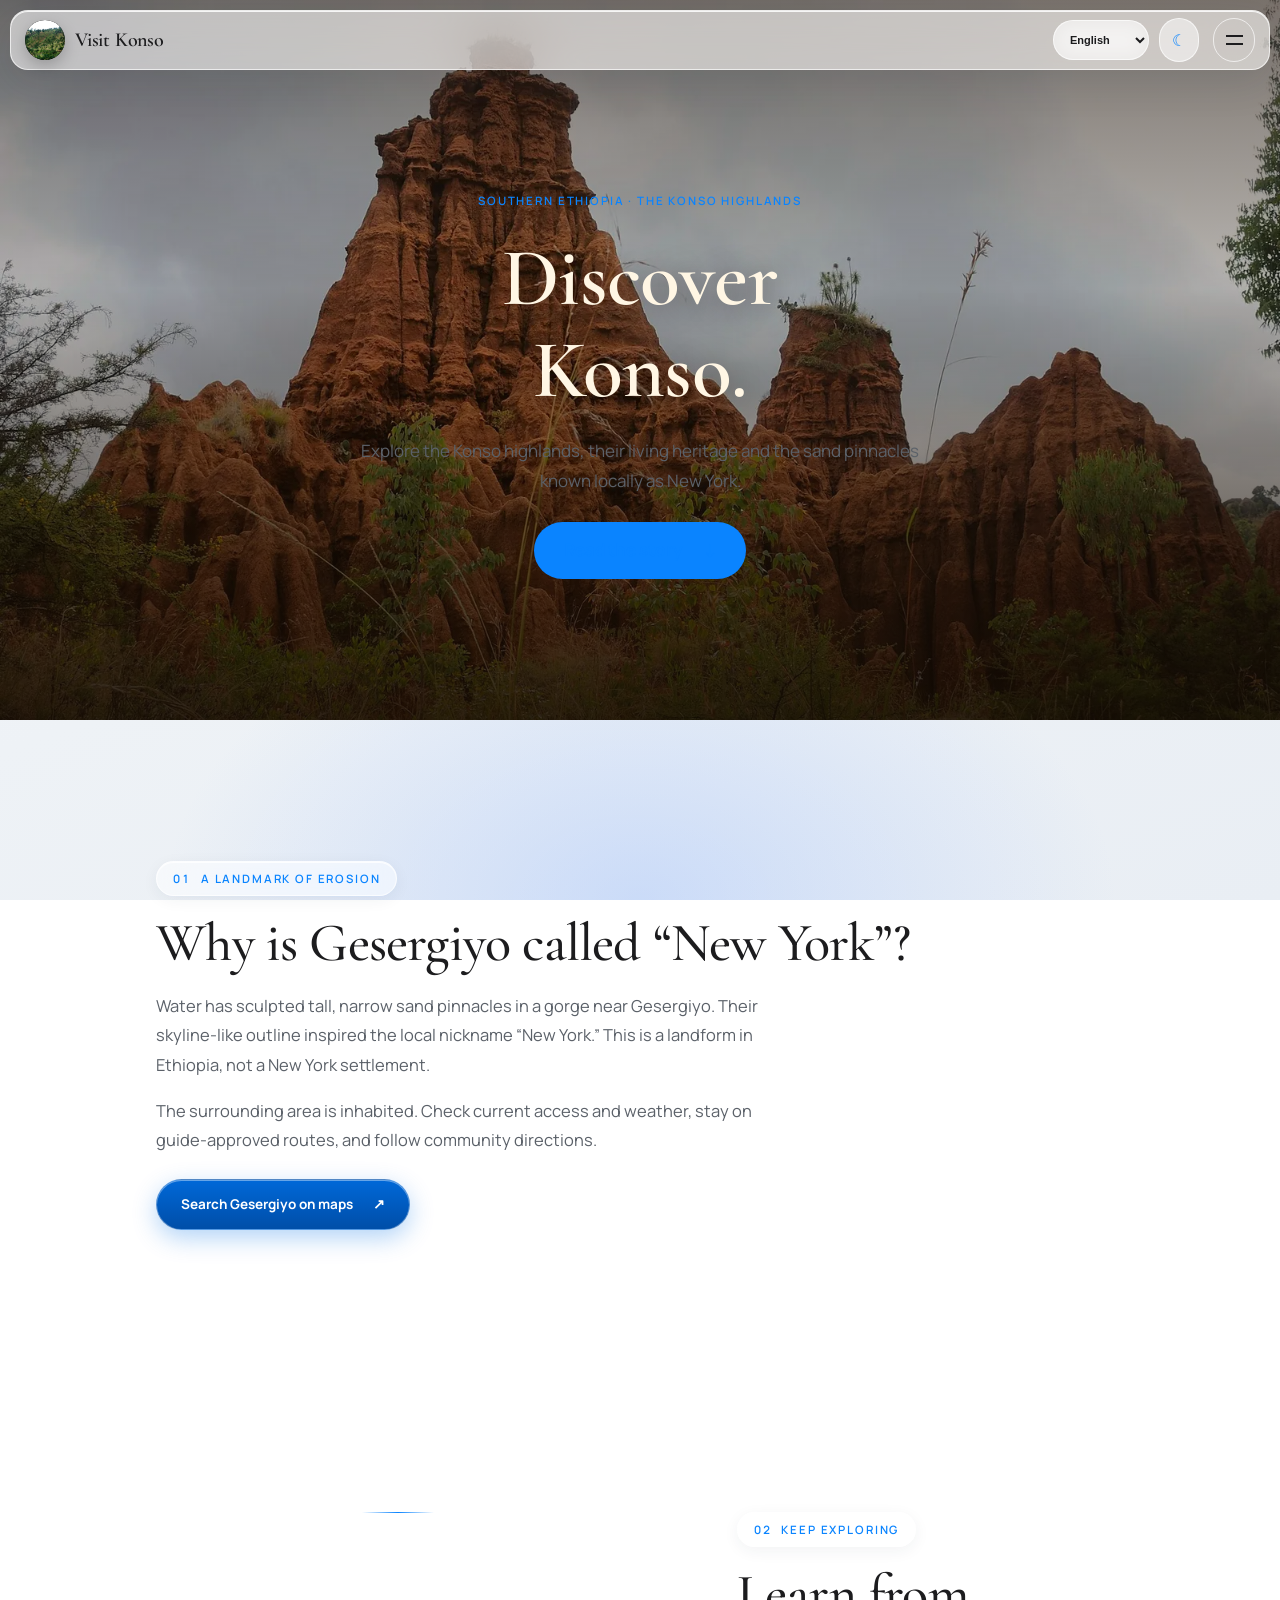
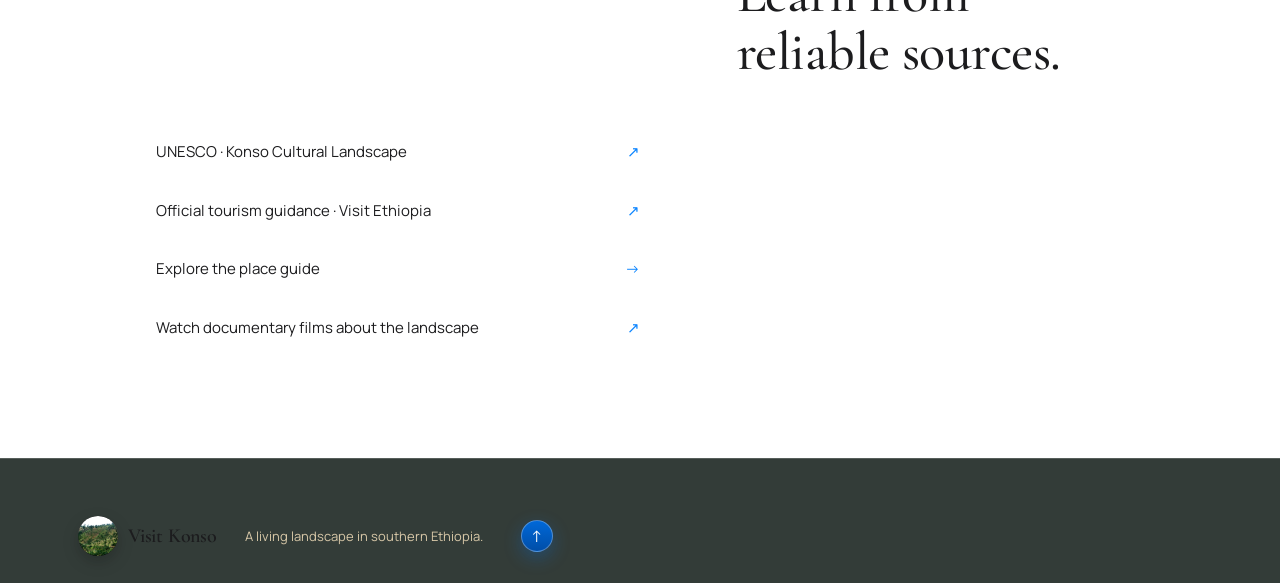
<file: about.html>
<!doctype html>
<html lang="en" data-adsense-publisher="">
  <head>
    <meta charset="utf-8">
    <meta name="viewport" content="width=device-width, initial-scale=1">
    <meta name="theme-color" content="#eef2f6">
    <meta name="apple-mobile-web-app-capable" content="yes">
    <meta name="apple-mobile-web-app-status-bar-style" content="black-translucent">
    <link rel="manifest" href="manifest.webmanifest">
    <link rel="apple-touch-icon" href="icons/icon-192.png">
    <meta name="description" content="Explore the Konso highlands, their living heritage and the sand pinnacles known locally as New York.">
    <link rel="icon" href="favicon.svg" type="image/svg+xml">
    <title>About Konso — Gesergiyo &amp; the living landscape</title>
    <link rel="preconnect" href="https://fonts.googleapis.com">
    <link rel="preconnect" href="https://fonts.gstatic.com" crossorigin>
    <link href="https://fonts.googleapis.com/css2?family=Cormorant+Garamond:ital,wght@0,500;0,600;0,700;1,500;1,600&family=Manrope:wght@400;500;600;700&family=Noto+Sans+Ethiopic:wght@400;500;600;700&family=Noto+Serif+Ethiopic:wght@500;600;700&display=swap" rel="stylesheet" media="print" onload="this.media='all'">
    <noscript><link href="https://fonts.googleapis.com/css2?family=Cormorant+Garamond:ital,wght@0,500;0,600;0,700;1,500;1,600&family=Manrope:wght@400;500;600;700&family=Noto+Sans+Ethiopic:wght@400;500;600;700&family=Noto+Serif+Ethiopic:wght@500;600;700&display=swap" rel="stylesheet"></noscript>
    <link rel="preload" as="image" fetchpriority="high" href="images/commons/commons-new-york-rock-formations-near-konso-jpg-2f418e38-1024.webp" imagesrcset="images/commons/commons-new-york-rock-formations-near-konso-jpg-2f418e38-480.webp 480w, images/commons/commons-new-york-rock-formations-near-konso-jpg-2f418e38-720.webp 720w, images/commons/commons-new-york-rock-formations-near-konso-jpg-2f418e38-1024.webp 1024w, images/commons/commons-new-york-rock-formations-near-konso-jpg-2f418e38-1200.webp 1200w, images/commons/commons-new-york-rock-formations-near-konso-jpg-2f418e38.webp 1600w" imagesizes="100vw">
    <link rel="stylesheet" href="styles.css?v=20261125b">
    <script src="about.js?v=20261125b" defer></script>
    <script src="adsense.js?v=20261117c" defer></script>
    <script src="pwa-register.js?v=20261125b" defer></script>
  </head>
  <body class="about-page" id="about-top">
    <header class="site-header">
      <a class="wordmark" href="index.html#home">
        <span class="wordmark-mark" aria-hidden="true"><img class="wordmark-photo" src="images/terrace-logo.webp" alt="" width="40" height="40" decoding="async"></span>
        <span class="wordmark-text"><strong>Visit Konso</strong><small>— Living Heritage of Southern Ethiopia</small></span>
      </a>
      <button class="menu-toggle" type="button" aria-expanded="false" aria-controls="about-nav" aria-label="Open navigation">
        <span></span><span></span>
      </button>
      <nav class="site-nav" id="about-nav" aria-label="Main navigation" data-aria-key="nav">
        <a href="index.html#places" data-en="Places" data-am="ቦታዎች" data-om="Iddoowwan">Places</a>
        <a href="index.html#culture" data-en="Culture &amp; life" data-am="ባህልና ዕለታዊ ሕይወት" data-om="Aadaa fi jireenya guyyaa guyyaa">Culture &amp; life</a>
        <a href="index.html#people" data-en="The people" data-am="ሕዝቡ" data-om="Uummata">The people</a>
        <a href="index.html#heritage" data-en="Heritage" data-am="ቅርስ" data-om="Dhaala">Heritage</a>
        <a href="index.html#visit" data-en="Plan a visit" data-am="ጉብኝት ያቅዱ" data-om="Daawwannaa karoorsi">Plan a visit</a>
        <a href="index.html#karat" data-en="Karat &amp; stays" data-am="ካራትና ማረፊያ" data-om="Kaaraatii fi bakka bultii">Karat &amp; stays</a>
        <a href="about.html" aria-current="page" data-en="About" data-am="ስለ ኮንሶ" data-om="Waa’ee Konsoo">About</a>
        <a class="nav-cta" href="index.html#visit"><span data-en="Explore Konso" data-am="ኮንሶን ያስሱ" data-om="Konsoo daawwadhu">Explore Konso</span> <span aria-hidden="true">↗</span></a>
      </nav>
      <div class="header-tools">
        <label class="visually-hidden" for="about-language" data-en="Language" data-am="ቋንቋ" data-om="Afaan">Language</label>
        <select id="about-language" aria-label="Language" data-aria-key="language">
          <option value="en">English</option>
          <option value="am">አማርኛ</option>
          <option value="om">Afaan Oromoo</option>
        </select>
        <button class="theme-toggle" type="button" aria-pressed="false" aria-label="Switch to dark theme">
          <span class="theme-icon" aria-hidden="true">☾</span><span class="theme-label">Dark</span>
        </button>
      </div>
    </header>

    <main>
      <section class="about-hero" aria-labelledby="about-title">
        <div class="about-hero-copy">
          <p class="eyebrow"><span class="eyebrow-dot"></span><span data-en="SOUTHERN ETHIOPIA · THE KONSO HIGHLANDS" data-am="ደቡባዊ ኢትዮጵያ · የኮንሶ ደጋማ አካባቢ" data-om="KIBBA ITOOPHIYAA · BADDA KONSOO">SOUTHERN ETHIOPIA · THE KONSO HIGHLANDS</span></p>
          <h1 id="about-title" data-en="Discover<br>Konso." data-am="ኮንሶን<br>ይወቁ።" data-om="Konsoo<br>beekaa.">Discover<br>Konso.</h1>
          <p class="about-lede" data-en="Explore the Konso highlands, their living heritage and the sand pinnacles known locally as New York." data-am="የኮንሶ ደጋማ አካባቢን፣ ሕያው ቅርሱንና “ኒው ዮርክ” በመባል የሚታወቀውን ልዩ ቦታ ይወቁ።" data-om="Badda Konsoo, dhaala isaa jiraataa fi bakka addaa ‘Niiw Yoork’ jedhamu baradhaa.">Explore the Konso highlands, their living heritage and the sand pinnacles known locally as New York.</p>
          <a class="text-link" href="#gesergiyo"><span data-en="Read the story" data-am="ታሪኩን ያንብቡ" data-om="Seenaa isaa dubbisi">Read the story</span><span aria-hidden="true">↓</span></a>
        </div>
        <figure class="about-hero-image">
          <img width="1600" height="1063" src="images/commons/commons-new-york-rock-formations-near-konso-jpg-2f418e38.webp" fetchpriority="high" decoding="async" alt="Sculpted sand pinnacles in the gorge at Gesergiyo" data-alt-en="Sculpted sand pinnacles in the gorge at Gesergiyo" data-alt-am="በጌሰርጊዮ ሸለቆ ውስጥ በውሃ የተቀረጹ ረጃጅም የአሸዋ ምሰሶዎች" data-alt-om="Pinnaakilii cirracha dheeraa bishaan bocame boolla Gesergiyoo keessa jiru" srcset="images/commons/commons-new-york-rock-formations-near-konso-jpg-2f418e38-480.webp 480w, images/commons/commons-new-york-rock-formations-near-konso-jpg-2f418e38-720.webp 720w, images/commons/commons-new-york-rock-formations-near-konso-jpg-2f418e38-1024.webp 1024w, images/commons/commons-new-york-rock-formations-near-konso-jpg-2f418e38-1200.webp 1200w, images/commons/commons-new-york-rock-formations-near-konso-jpg-2f418e38.webp 1600w" sizes="100vw">
        </figure>
      </section>


      <section class="gesergiyo-section section-pad" id="gesergiyo" aria-labelledby="gesergiyo-title">
        <div class="gesergiyo-copy">
          <p class="eyebrow"><span class="section-index">01</span><span data-en="A LANDMARK OF EROSION" data-am="በመሬት መሸርሸር የተፈጠረ ልዩ ቦታ" data-om="BAKKA EROSIIDHAAN UUMAME">A LANDMARK OF EROSION</span></p>
          <h2 id="gesergiyo-title" data-en="Why is Gesergiyo called “New York”?" data-am="ጌሰርጊዮ “New York” የተባለው ለምንድን ነው?" data-om="Gesergiyoon maaliif “Niiw Yoork” jedhama?">Why is Gesergiyo called “New York”?</h2>
          <p data-en="Water has sculpted tall, narrow sand pinnacles in a gorge near Gesergiyo. Their skyline-like outline inspired the local nickname “New York.” This is a landform in Ethiopia, not a New York settlement." data-am="ውሃ በጌሰርጊዮ አቅራቢያ ባለ ሸለቆ ውስጥ ረጃጅምና ጠባብ የአሸዋ ምሰሶዎችን ቀርጿል። እንደ ከተማ ሰማይ ጠቀስ ሕንጻዎች የሚታየው ቅርጻቸው “New York” የሚል የአካባቢ ቅጽል ስም አስገኝቷል። ይህ በኢትዮጵያ የሚገኝ የመሬት ቅርጽ ነው፤ የኒውዮርክ ሰፈር አይደለም።" data-om="Bishaan pinnaakilii cirracha dheeraa fi dhiphaa boolla Gesergiyoo bira jiru bocse. Bocni isaanii akka sarara gamoo magaalaa fakkaata; kanaaf maqaa naannoo keessaa “Niiw Yoork” jedhu argatan. Bifni lafaa kun Itoophiyaa keessa jira; qubsuma Niiw Yoorkii miti.">Water has sculpted tall, narrow sand pinnacles in a gorge near Gesergiyo. Their skyline-like outline inspired the local nickname “New York.” This is a landform in Ethiopia, not a New York settlement.</p>
          <p data-en="The surrounding area is inhabited. Check current access and weather, stay on guide-approved routes, and follow community directions." data-am="አካባቢው ሰዎች የሚኖሩበት ነው። የመድረሻ ሁኔታንና የአየር ሁኔታን ያረጋግጡ፣ በአስጎብኚው በተፈቀዱ መንገዶች ይሂዱ፣ የማኅበረሰቡንም መመሪያ ይከተሉ።" data-om="Naannoon sun jiraattota qaba. Seensaa fi haala qilleensaa ammaa mirkaneessi, daandii qajeelchi hayyame irra deemi, qajeelfama hawaasaas hordofi.">The surrounding area is inhabited. Check current access and weather, stay on guide-approved routes, and follow community directions.</p>
          <a class="visit-button" href="https://www.google.com/maps/search/?api=1&amp;query=Gesergiyo%2C+Konso%2C+Ethiopia" target="_blank" rel="noopener noreferrer"><span data-en="Search Gesergiyo on maps" data-am="ጌሰርጊዮን በካርታ ይፈልጉ" data-om="Gesergiyoo kaartaa irratti barbaadi">Search Gesergiyo on maps</span> <span aria-hidden="true">↗</span></a>
        </div>
      </section>




      <section class="about-sources section-pad" aria-labelledby="about-sources-title">
        <div>
          <p class="eyebrow"><span class="section-index">02</span><span data-en="KEEP EXPLORING" data-am="ተጨማሪ ይወቁ" data-om="Dabalataan qoradhu">KEEP EXPLORING</span></p>
          <h2 id="about-sources-title" data-en="Learn from reliable sources." data-am="ከታመኑ ምንጮች ይወቁ።" data-om="Madda amanamoo irraa baradhu.">Learn from reliable sources.</h2>
        </div>
        <div class="source-links">
          <a href="https://whc.unesco.org/en/list/1333/" target="_blank" rel="noopener noreferrer"><span data-en="UNESCO · Konso Cultural Landscape" data-am="ዩኔስኮ · የኮንሶ የባህል መልክዓ ምድር" data-om="UNESCO · Lafa Aadaa Konsoo">UNESCO · Konso Cultural Landscape</span><span aria-hidden="true">↗</span></a>
          <a href="https://www.visitethiopia.et/space/konso-cultural-landscape" target="_blank" rel="noopener noreferrer"><span data-en="Official tourism guidance · Visit Ethiopia" data-am="ይፋዊ የቱሪዝም መመሪያ · Visit Ethiopia" data-om="Qajeelfama turistii sirrii · Visit Ethiopia">Official tourism guidance · Visit Ethiopia</span><span aria-hidden="true">↗</span></a>
          <a href="index.html#places"><span data-en="Explore the place guide" data-am="የቦታ መመሪያውን ይመልከቱ" data-om="Qajeelfama iddoo ilaali">Explore the place guide</span><span aria-hidden="true">→</span></a>
          <a href="index.html#media"><span data-en="Watch documentary films about the landscape" data-am="ስለ መልክዓ ምድር የሚያሳዩ ሰነድ ፊልሞችን ይመልከቱ" data-om="Waa’ee lafa agarsiisan filmiiwwan galmee ilaali">Watch documentary films about the landscape</span><span aria-hidden="true">↗</span></a>
        </div>
      </section>
    </main>

    <footer class="site-footer">
      <a class="wordmark footer-mark" href="index.html#home"><span class="wordmark-mark" aria-hidden="true"><img class="wordmark-photo" src="images/terrace-logo.webp" alt="" width="40" height="40" decoding="async"></span><span class="wordmark-text"><strong>Visit Konso</strong><small>— Living Heritage of Southern Ethiopia</small></span></a>
      <p data-en="A living landscape in southern Ethiopia." data-am="በደቡባዊ ኢትዮጵያ የሚገኝ ሕያው የባህል መልክዓ ምድር።" data-om="Lafa aadaa jiraataa kibba Itoophiyaa keessa jiru.">A living landscape in southern Ethiopia.</p>
      <a class="back-top" href="#about-top" aria-label="Back to top" data-aria-key="backTop">↑</a>
    </footer>
  </body>
</html>
</file>
<file: styles.css>
:root {
  color-scheme: dark;
  --paper: #1f1710;
  --paper-light: #2a2016;
  --ink: #f4e9d4;
  --muted: #c9baa0;
  --green: #f0b429;
  --green-deep: #130d07;
  --clay: #f0b429;
  --sun: #ffd36b;
  --line: rgb(244 233 212 / 17%);
  --gold: #f0b429;
  --brown: #2b2118;
  --serif: "Cormorant Garamond", Georgia, serif;
  --sans: "Manrope", sans-serif;
}

html[data-theme="light"] {
  color-scheme: light;
  --paper: #f7efe0;
  --paper-light: #fffaf0;
  --ink: #2b2118;
  --muted: #6c5d48;
  --green: #8a5a0b;
  --green-deep: #2b2118;
  --clay: #a96a08;
  --sun: #f0b429;
  --line: #e3d5ba;
}

* { box-sizing: border-box; }
html { scroll-behavior: smooth; scroll-padding-top: 82px; }
body { margin: 0; background: var(--paper); color: var(--ink); font-family: var(--sans); font-size: 16px; line-height: 1.7; }
img { display: block; width: 100%; }
a { color: inherit; }
button { font: inherit; }

.site-header { height: 82px; padding: 0 6.1vw; display: flex; align-items: center; justify-content: space-between; border-bottom: 1px solid var(--line); position: relative; z-index: 5; background: var(--paper); }
.wordmark { display: inline-flex; align-items: center; gap: 11px; color: var(--ink); text-decoration: none; font-size: 11px; letter-spacing: 0; font-weight: 500; }
.wordmark strong { font-weight: 700; }
.wordmark-mark { width: 35px; height: 35px; display: grid; place-items: center; background: var(--clay); color: var(--paper-light); font-family: var(--serif); font-size: 22px; line-height: 1; }
.site-nav { display: flex; align-items: center; gap: clamp(22px, 3.2vw, 52px); }
.site-nav a { text-decoration: none; color: var(--ink); font-size: 12px; font-weight: 500; transition: color .2s ease; }
.site-nav a:hover, .site-nav a:focus-visible { color: var(--clay); }
.site-nav .nav-cta { padding: 10px 15px; background: var(--green-deep); color: var(--paper-light); }
.nav-cta span { padding-left: 12px; color: var(--sun); }
.menu-toggle { display: none; }
.header-tools { display: flex; align-items: center; gap: 8px; }
.header-tools select, .theme-toggle { min-height: 36px; border: 1px solid var(--line); background: transparent; color: var(--ink); font-size: 10px; }
.header-tools select { width: 100px; padding: 0 8px; cursor: pointer; }
.theme-toggle { display: inline-flex; align-items: center; justify-content: center; gap: 7px; padding: 0 10px; cursor: pointer; }
.theme-icon { color: var(--clay); font-size: 16px; line-height: 1; }
.visually-hidden { position: absolute; width: 1px; height: 1px; padding: 0; margin: -1px; overflow: hidden; clip: rect(0, 0, 0, 0); white-space: nowrap; border: 0; }
html[lang="am"] body { font-family: "Noto Sans Ethiopic", var(--sans); }
html[lang="am"] h1, html[lang="am"] h2, html[lang="am"] h3 { font-family: "Noto Serif Ethiopic", var(--serif); }

.hero { position: relative; min-height: min(760px, calc(100svh - 82px)); display: grid; grid-template-columns: 47% 53%; padding: 0 6.1vw; align-items: center; overflow: hidden; }
.hero-copy { position: relative; z-index: 1; padding: 64px 32px 76px 0; animation: rise-in .7s ease both; }
.eyebrow { margin: 0; display: flex; align-items: center; gap: 10px; color: var(--green); font-size: 10px; font-weight: 700; letter-spacing: .12em; }
.eyebrow-dot { width: 7px; height: 7px; border-radius: 50%; background: var(--clay); }
h1, h2 { font-family: var(--serif); font-weight: 500; letter-spacing: 0; }
.hero h1 { margin: 30px 0 20px; font-size: 88px; line-height: .98; }
h1 em, h2 em { color: var(--clay); font-weight: 500; }
.hero-intro { max-width: 375px; margin: 0 0 25px; color: #536159; font-size: 15px; line-height: 1.8; }
.text-link { display: inline-flex; align-items: center; gap: 21px; padding: 0 0 7px; border-bottom: 1px solid var(--clay); color: var(--ink); font-size: 12px; font-weight: 700; text-decoration: none; }
.text-link span { color: var(--clay); font-size: 17px; transition: transform .2s ease; }
.text-link:hover span { transform: translateY(3px); }
.hero-note { position: absolute; bottom: 20px; left: 0; display: flex; align-items: center; gap: 12px; color: var(--muted); font-size: 8px; line-height: 1.65; letter-spacing: .08em; }
.note-rule { display: inline-block; width: 26px; height: 1px; background: var(--clay); }
.hero-image { position: relative; height: min(640px, calc(100svh - 145px)); min-height: 480px; margin: 0 -11.5vw 0 0; overflow: hidden; background: #899482; animation: image-in .9s .1s ease both; }
.hero-image::after { position: absolute; inset: 45% 0 0; content: ""; background: linear-gradient(transparent, rgb(20 30 25 / 46%)); pointer-events: none; }
.hero-image > img { height: 100%; object-fit: cover; object-position: 54% 45%; }
.hero-stamp { position: absolute; z-index: 1; top: 28px; right: calc(11.5vw + 26px); width: 93px; height: 93px; border: 1px solid rgb(255 255 255 / 70%); border-radius: 50%; display: flex; flex-direction: column; justify-content: center; align-items: center; gap: 5px; color: #fff; font-size: 8px; letter-spacing: .11em; }
.stamp-line { width: 27px; height: 1px; background: var(--sun); }
.scroll-cue { position: absolute; bottom: 25px; right: 6.1vw; display: flex; align-items: center; gap: 10px; color: var(--muted); font-size: 8px; letter-spacing: .1em; text-decoration: none; }
.scroll-cue span { width: 20px; height: 1px; background: var(--clay); }

.section-pad { padding: 120px 12.2vw; }
.landscape { display: grid; grid-template-columns: 1fr 1fr; column-gap: 12%; row-gap: 56px; background: var(--paper-light); }
.section-index { color: var(--clay); font-variant-numeric: tabular-nums; }
.section-heading h2, .story-content h2, .visit-grid h2 { margin: 25px 0 0; font-size: 62px; line-height: 1.08; }
.landscape-body { padding-top: 36px; }
.large-copy { margin: 0 0 20px; font-family: var(--serif); font-size: 23px; line-height: 1.45; }
.body-copy { max-width: 470px; margin: 0 0 24px; color: var(--muted); font-size: 13px; }
.landscape-facts { grid-column: 1 / -1; display: grid; grid-template-columns: repeat(3, 1fr); padding-top: 28px; border-top: 1px solid var(--line); }
.landscape-facts > div { display: flex; flex-direction: column; gap: 7px; padding-left: 25px; border-left: 1px solid var(--line); }
.landscape-facts > div:first-child { padding-left: 0; border-left: 0; }
.landscape-facts strong { color: var(--green); font-family: var(--serif); font-size: 29px; font-weight: 500; }
.landscape-facts span { color: var(--muted); font-size: 11px; line-height: 1.55; }

.places-section { padding-top: 116px; padding-bottom: 120px; }
.places-heading { display: grid; grid-template-columns: 1fr 1fr; gap: 12%; align-items: end; margin-bottom: 55px; }
.places-heading h2, .culture-intro h2 { margin: 22px 0 0; font-size: 62px; line-height: 1.08; }
.places-heading > p { max-width: 470px; margin: 0 0 5px; color: var(--muted); font-size: 15px; line-height: 1.8; }
.place-list { border-top: 1px solid var(--line); }
.place-entry { display: grid; grid-template-columns: 52px 1fr 40px; align-items: start; gap: 15px; padding: 21px 0; border-bottom: 1px solid var(--line); }
.place-number { padding-top: 5px; color: var(--clay); font-size: 10px; font-weight: 700; }
.place-entry h3 { margin: 0 0 5px; color: var(--ink); font-family: var(--serif); font-size: 23px; font-weight: 500; line-height: 1.3; }
.place-entry p { max-width: 690px; margin: 0; color: var(--muted); font-size: 14px; line-height: 1.75; }
.place-entry > a { width: 34px; height: 34px; display: grid; place-items: center; justify-self: end; border: 1px solid var(--line); color: var(--clay); font-size: 15px; text-decoration: none; transition: background .2s ease, color .2s ease; }
.place-entry > a:hover { background: var(--clay); color: white; }
.map-block { display: grid; grid-template-columns: .8fr 1.2fr; min-height: 350px; margin-top: 58px; background: var(--green-deep); color: var(--paper-light); }
.map-copy { display: flex; flex-direction: column; align-items: flex-start; padding: 42px clamp(25px, 4vw, 60px); }
.map-copy .eyebrow { color: #c4cfbf; }
.map-copy h3 { margin: 18px 0 12px; font-family: var(--serif); font-size: clamp(30px, 3vw, 42px); font-weight: 500; line-height: 1.2; }
.map-copy > p:not(.eyebrow) { max-width: 350px; margin: 0 0 22px; color: #d3dbd1; font-size: 11px; line-height: 1.8; }
.map-copy .text-link { margin-top: auto; border-color: var(--sun); color: var(--paper-light); }
.map-copy .text-link span { color: var(--sun); }
.map-copy small { margin-top: 14px; color: #b7c3b6; font-size: 9px; }
.map-block iframe { width: 100%; height: 100%; min-height: 350px; border: 0; filter: saturate(.72); }

.culture-section { display: grid; grid-template-columns: .72fr 1.28fr; column-gap: 9%; row-gap: 48px; background: var(--paper-light); }
.culture-intro h2 em { color: var(--clay); }
.culture-intro > p:last-child { max-width: 340px; margin: 22px 0 0; color: var(--muted); font-size: 14px; line-height: 1.8; }
.people-profile { grid-column: 1 / -1; padding: 28px 30px; border: 1px solid var(--line); background: var(--paper); }
.people-profile > .eyebrow { margin-bottom: 12px; }
.people-profile > h3 { margin: 0 0 10px; font-family: var(--serif); font-size: 34px; font-weight: 500; line-height: 1.2; }
.people-profile > p:not(.eyebrow):not(.profile-status) { max-width: 860px; margin: 0 0 22px; color: var(--muted); font-size: 13px; line-height: 1.8; }
.people-profile-grid { display: grid; grid-template-columns: repeat(2, minmax(0, 1fr)); gap: 0 28px; }
.people-profile-grid article { padding: 16px 0; border-top: 1px solid var(--line); }
.people-profile-grid h4, .visitor-guidance h4 { margin: 0 0 7px; font-family: var(--serif); font-size: 20px; font-weight: 500; line-height: 1.3; }
.people-profile-grid p { margin: 0; color: var(--muted); font-size: 12px; line-height: 1.75; }
.visitor-guidance { display: grid; grid-template-columns: 1fr 1.5fr; gap: 14px 28px; margin-top: 15px; padding-top: 18px; border-top: 1px solid var(--line); }
.visitor-guidance ul { display: grid; grid-template-columns: repeat(2, minmax(0, 1fr)); gap: 8px 24px; margin: 0; padding-left: 18px; color: var(--muted); font-size: 11px; line-height: 1.65; }
.profile-sources { display: flex; flex-wrap: wrap; gap: 8px 20px; margin-top: 17px; }
.profile-sources a { color: var(--green); font-size: 10px; font-weight: 700; text-underline-offset: 3px; }
.profile-status { min-height: 1em; margin: 10px 0 0; color: var(--clay); font-size: 11px; }
.culture-grid { display: grid; grid-template-columns: repeat(2, minmax(0, 1fr)); column-gap: 32px; }
.culture-entry { padding: 20px 0 22px; border-top: 1px solid var(--line); }
.culture-mark { color: var(--clay); font-size: 9px; font-weight: 700; }
.culture-entry h3 { margin: 10px 0 8px; font-family: var(--serif); font-size: 20px; font-weight: 500; line-height: 1.3; }
.culture-entry p { margin: 0; color: var(--muted); font-size: 13px; line-height: 1.75; }
.culture-entry a { display: inline-flex; gap: 9px; align-items: center; margin-top: 14px; color: var(--green); font-size: 10px; font-weight: 700; text-decoration: none; }
.culture-entry a:hover { color: var(--clay); }
.culture-note { grid-column: 2; display: grid; grid-template-columns: 130px 1fr; gap: 18px; padding-top: 19px; border-top: 1px solid var(--line); }
.culture-note span { color: var(--clay); font-size: 9px; font-weight: 700; letter-spacing: .1em; }
.culture-note p { max-width: 550px; margin: 0; color: var(--muted); font-size: 11px; line-height: 1.8; }

.photo-section { background: var(--paper-light); }
.photo-heading { display: grid; grid-template-columns: 1fr 1fr; gap: 12%; align-items: end; margin-bottom: 32px; }
.photo-heading h2 { margin: 22px 0 0; font-size: 62px; line-height: 1.08; }
.photo-heading > p { max-width: 490px; margin: 0 0 5px; color: var(--muted); font-size: 15px; line-height: 1.8; }
.photo-filters { display: flex; flex-wrap: wrap; gap: 7px; margin-bottom: 18px; }
.photo-filter { min-height: 38px; padding: 0 14px; border: 1px solid var(--line); background: transparent; color: var(--muted); cursor: pointer; font-size: 12px; font-weight: 600; transition: color .2s ease, background .2s ease, border-color .2s ease; }
.photo-filter:hover { color: var(--ink); border-color: var(--green); }
.photo-filter.is-active { border-color: var(--green-deep); background: var(--green-deep); color: var(--paper-light); }
.photo-grid { display: grid; grid-template-columns: repeat(6, minmax(0, 1fr)); gap: 14px; }
.photo-card { position: relative; grid-column: span 2; min-height: 350px; margin: 0; overflow: hidden; background: #677568; color: #fff; }
.photo-card:nth-child(1), .photo-card:nth-child(6) { grid-column: span 4; min-height: 410px; }
.photo-card[hidden] { display: none; }
.photo-open { position: absolute; z-index: 0; inset: 0; width: 100%; height: 100%; padding: 0; overflow: hidden; border: 0; background: transparent; cursor: zoom-in; }
.photo-card img { position: absolute; inset: 0; width: 100%; height: 100%; object-fit: cover; transition: transform .55s cubic-bezier(.2, .7, .2, 1); }
.photo-card:hover img, .photo-open:focus-visible img { transform: scale(1.035); }
.photo-card::after { position: absolute; inset: 30% 0 0; content: ""; background: linear-gradient(transparent, rgb(13 23 18 / 86%)); pointer-events: none; }
.photo-card figcaption { position: absolute; z-index: 1; right: 20px; bottom: 18px; left: 20px; display: flex; flex-direction: column; align-items: flex-start; gap: 6px; pointer-events: none; }
.photo-category { color: #f0cd79; font-size: 9px; font-weight: 700; letter-spacing: .1em; }
.photo-card strong { font-family: var(--serif); font-size: 26px; font-weight: 500; line-height: 1.2; }
.photo-card figcaption a { color: #e6e7dc; font-size: 10px; text-decoration: none; pointer-events: auto; }
.photo-card figcaption a:hover { text-decoration: underline; }
.photo-viewer { position: fixed; width: min(94vw, 1180px); max-width: none; max-height: 94svh; padding: 18px; border: 1px solid #536159; background: #111a14; color: #f3f0e5; }
.photo-viewer::backdrop { background: rgb(8 14 10 / 82%); backdrop-filter: blur(4px); }
.photo-viewer form { position: absolute; z-index: 2; top: 10px; right: 10px; margin: 0; }
.photo-viewer-close { width: 42px; height: 42px; border: 1px solid rgb(243 240 229 / 55%); background: rgb(17 26 20 / 78%); color: white; cursor: pointer; font-size: 24px; }
.photo-viewer figure { display: grid; justify-items: center; gap: 12px; margin: 0; }
.photo-viewer img { width: auto; max-width: 100%; max-height: 76svh; object-fit: contain; }
.photo-viewer figcaption { display: flex; width: 100%; align-items: baseline; justify-content: space-between; gap: 14px; }
.photo-viewer figcaption strong { font-family: var(--serif); font-size: 22px; font-weight: 500; }
.photo-viewer figcaption a { color: #f0cd79; font-size: 11px; }

.story-section { display: grid; grid-template-columns: 1fr 1fr; background: var(--green-deep); color: var(--paper-light); }
.story-image-wrap { position: relative; min-height: 660px; overflow: hidden; background: #788273; }
.story-image { position: absolute; height: 100%; object-fit: cover; object-position: center; }
.story-image-wrap::after { position: absolute; inset: 60% 0 0; content: ""; background: linear-gradient(transparent, rgb(18 31 24 / 50%)); pointer-events: none; }
.story-content { padding: 108px clamp(40px, 8vw, 120px); align-self: center; }
.story-content .eyebrow { color: #cad3c6; }
.story-content h2 { font-size: clamp(54px, 6vw, 78px); }
.story-content h2 em { color: var(--sun); }
.story-description { min-height: 105px; max-width: 440px; margin: 25px 0 36px; color: #d2d7cd; font-size: 13px; line-height: 1.9; }
.story-tabs { display: flex; border-top: 1px solid rgb(243 240 229 / 28%); }
.story-tab { flex: 1; display: flex; align-items: center; justify-content: space-between; gap: 6px; padding: 16px 9px 16px 0; border: 0; border-bottom: 1px solid rgb(243 240 229 / 28%); background: transparent; color: #b7c1b6; text-align: left; cursor: pointer; font-size: 12px; transition: color .2s ease, border-color .2s ease; }
.story-tab + .story-tab { padding-left: 12px; }
.story-tab span { font-size: 9px; color: #99a89a; }
.story-tab.is-active { color: var(--paper-light); border-bottom: 2px solid var(--sun); }
.story-tab.is-active span { color: var(--sun); }
.story-tab:focus-visible, a:focus-visible, button:focus-visible { outline: 2px solid var(--sun); outline-offset: 4px; }

.visit-section { padding-top: 112px; padding-bottom: 118px; }
.visit-topline { display: flex; justify-content: space-between; align-items: center; }
.visit-location { color: var(--muted); font-size: 9px; letter-spacing: .1em; }
.visit-grid { display: grid; grid-template-columns: 1fr 1fr; column-gap: 12%; align-items: end; padding: 20px 0 44px; }
.visit-grid h2 { margin: 0; font-size: clamp(54px, 6.5vw, 88px); }
.visit-copy p { max-width: 430px; margin: 0 0 22px; color: #536159; font-size: 15px; line-height: 1.8; }
.visit-button { display: inline-flex; gap: 20px; align-items: center; padding: 12px 16px; background: var(--clay); color: #fffaf0; text-decoration: none; font-size: 11px; font-weight: 700; transition: background .2s ease; }
.visit-button:hover { background: #913c2a; }
.visit-button span { color: #f7d779; }
.visit-source { display: block; width: fit-content; margin-top: 15px; color: var(--green); font-size: 11px; font-weight: 700; text-decoration-thickness: 1px; text-underline-offset: 4px; }
.visit-image { position: relative; height: clamp(280px, 43vw, 520px); margin: 0; overflow: hidden; background: #899482; }
.visit-image img { height: 100%; object-fit: cover; object-position: center 54%; }
.visit-image figcaption { position: absolute; right: 16px; bottom: 13px; color: white; font-size: 9px; text-shadow: 0 1px 5px #000; }
.visit-image figcaption a { text-decoration: none; }
.visit-image figcaption a:hover { text-decoration: underline; }

.trip-planner { display: grid; grid-template-columns: minmax(260px, .75fr) 1.25fr; gap: 20px 8%; margin: 0 0 52px; padding: 30px; border-top: 1px solid var(--line); border-bottom: 1px solid var(--line); background: var(--paper-light); }
.planner-heading { grid-column: 1; grid-row: span 2; }
.planner-heading .eyebrow { margin-bottom: 12px; }
.planner-heading h3 { margin: 0 0 10px; font-family: var(--serif); font-size: 32px; font-weight: 500; line-height: 1.15; }
.planner-intro { max-width: 340px; margin: 0; color: var(--muted); font-size: 13px; line-height: 1.75; }
.planner-options { display: flex; gap: 4px; justify-self: end; padding: 4px; border: 1px solid var(--line); }
.planner-option { min-height: 36px; padding: 0 14px; border: 0; background: transparent; color: var(--muted); cursor: pointer; font-size: 11px; font-weight: 700; }
.planner-option.is-active { background: var(--green-deep); color: var(--paper-light); }
.itinerary-list { display: grid; grid-template-columns: repeat(2, minmax(0, 1fr)); gap: 16px 22px; margin: 0; padding: 0; list-style: none; }
.itinerary-list li { display: grid; grid-template-columns: 28px 1fr; gap: 10px; align-items: start; }
.itinerary-number { color: var(--clay); font-size: 10px; font-weight: 700; }
.itinerary-list h4 { margin: 0 0 4px; font-family: var(--serif); font-size: 18px; font-weight: 500; line-height: 1.3; }
.itinerary-list p { margin: 0; color: var(--muted); font-size: 12px; line-height: 1.65; }
.planner-footer { grid-column: 2; display: flex; align-items: center; justify-content: space-between; gap: 18px; padding-top: 15px; border-top: 1px solid var(--line); }
.planner-note { max-width: 440px; margin: 0; color: var(--muted); font-size: 11px; line-height: 1.6; }
.download-plan { flex: 0 0 auto; display: inline-flex; align-items: center; gap: 12px; min-height: 40px; padding: 0 14px; border: 1px solid var(--clay); background: transparent; color: var(--ink); cursor: pointer; font-size: 11px; font-weight: 700; }
.download-plan span { color: var(--clay); }
.planner-status { grid-column: 2; min-height: 1em; margin: -16px 0 0; color: var(--green); font-size: 11px; }

.site-footer { position: relative; min-height: 125px; display: flex; align-items: center; gap: 28px; padding: 25px 6.1vw; border-top: 1px solid var(--line); }
.footer-mark { flex: 0 0 auto; }
.site-footer > p { margin: 0; color: var(--muted); font-size: 10px; }
.back-top { width: 32px; height: 32px; display: grid; place-items: center; margin-left: 10px; background: var(--green-deep); color: #fff; text-decoration: none; }

.about-hero { min-height: min(700px, calc(100svh - 82px)); display: grid; grid-template-columns: .9fr 1.1fr; align-items: center; gap: 7vw; padding: 66px 6.1vw 76px; }
.about-hero-copy { max-width: 550px; }
.about-hero-copy h1 { margin: 28px 0 22px; font-family: var(--serif); font-size: 72px; font-weight: 500; line-height: 1.02; }
.about-lede { max-width: 490px; margin: 0 0 26px; color: var(--muted); font-size: 17px; line-height: 1.75; }
.about-hero-image { position: relative; height: min(570px, calc(100svh - 160px)); min-height: 420px; margin: 0; overflow: hidden; background: #536159; }
.about-hero-image::after { position: absolute; inset: 62% 0 0; content: ""; background: linear-gradient(transparent, rgb(13 23 18 / 72%)); pointer-events: none; }
.about-hero-image img { width: 100%; height: 100%; object-fit: cover; object-position: center; }
.about-hero-image figcaption { position: absolute; z-index: 1; right: 18px; bottom: 14px; left: 18px; color: #fff; font-size: 10px; }
.about-hero-image figcaption a { text-decoration: none; }
.about-facts { display: grid; grid-template-columns: repeat(3, 1fr); gap: 20px; padding: 34px 12.2vw; background: var(--green-deep); color: var(--paper-light); }
.about-facts > div { display: flex; flex-direction: column; gap: 4px; padding-left: 22px; border-left: 1px solid rgb(243 240 229 / 28%); }
.about-facts > div:first-child { padding-left: 0; border-left: 0; }
.about-facts strong { color: var(--sun); font-family: var(--serif); font-size: 28px; font-weight: 500; }
.about-facts span { color: #d3dbd1; font-size: 12px; line-height: 1.55; }
.gesergiyo-section { display: block; background: var(--paper-light); }
.gesergiyo-copy { max-width: 860px; }
.gesergiyo-copy h2, .about-map-heading h2, .about-sources h2 { margin: 18px 0; font-family: var(--serif); font-size: 54px; font-weight: 500; line-height: 1.08; }
.gesergiyo-copy > p:not(.eyebrow) { max-width: 610px; margin: 0 0 16px; color: var(--muted); font-size: 15px; line-height: 1.8; }
.gesergiyo-copy .visit-button { margin-top: 8px; }
.about-map-section { background: var(--paper); }
.about-map-heading { display: grid; grid-template-columns: .65fr 1fr; gap: 0 8%; align-items: end; margin-bottom: 30px; }
.about-map-heading .eyebrow { grid-column: 1 / -1; margin-bottom: 12px; }
.about-map-heading h2 { margin: 0; }
.about-map-heading > p:last-child { max-width: 600px; margin: 0; color: var(--muted); font-size: 14px; line-height: 1.75; }
.about-map-frame { border-top: 1px solid var(--line); }
.about-map-frame iframe { display: block; width: 100%; height: 460px; border: 0; background: #e8e7dd; }
.about-map-frame > p { display: flex; justify-content: space-between; gap: 16px; margin: 0; padding: 12px 0; color: var(--muted); font-size: 10px; }
.about-map-frame > p a { color: var(--green); font-weight: 700; }
.karat-section { background: var(--paper-light); }
.karat-intro { display: grid; grid-template-columns: .8fr 1.2fr; gap: 0 10%; align-items: end; margin-bottom: 36px; }
.karat-intro .eyebrow { grid-column: 1 / -1; margin-bottom: 12px; }
.karat-intro h2 { margin: 0; font-family: var(--serif); font-size: 54px; font-weight: 500; line-height: 1.08; }
.karat-intro > p:last-child { max-width: 620px; margin: 0; color: var(--muted); font-size: 14px; line-height: 1.8; }
.karat-grid { display: grid; grid-template-columns: .9fr 1.1fr; gap: 8%; align-items: start; }
.karat-market-photo { position: sticky; top: 100px; min-height: 460px; margin: 0; overflow: hidden; background: #627568; }
.karat-market-photo img { position: absolute; inset: 0; height: 100%; object-fit: cover; }
.karat-market-photo::after { position: absolute; inset: 65% 0 0; content: ""; background: linear-gradient(transparent, rgb(13 23 18 / 76%)); pointer-events: none; }
.karat-market-photo figcaption { position: absolute; z-index: 1; right: 16px; bottom: 14px; left: 16px; color: white; font-size: 10px; }
.karat-market-photo figcaption a { text-decoration: none; }
.stay-heading { margin: 0 0 12px; }
.stay-heading h3 { margin: 10px 0 0; font-family: var(--serif); font-size: 32px; font-weight: 500; line-height: 1.15; }
.stay-entry { display: grid; grid-template-columns: 35px 1fr; gap: 12px; padding: 18px 0; border-top: 1px solid var(--line); }
.stay-number { padding-top: 4px; color: var(--clay); font-size: 10px; font-weight: 700; }
.stay-entry h4 { margin: 0 0 5px; font-family: var(--serif); font-size: 22px; font-weight: 500; line-height: 1.3; }
.stay-entry p { margin: 0; color: var(--muted); font-size: 13px; line-height: 1.7; }
.stay-links { display: flex; flex-wrap: wrap; gap: 7px 18px; margin-top: 10px; }
.stay-links a { color: var(--green); font-size: 11px; font-weight: 700; text-decoration-thickness: 1px; text-underline-offset: 3px; }
.stay-note { margin: 16px 0 0; padding-top: 13px; border-top: 1px solid var(--line); color: var(--muted); font-size: 11px; line-height: 1.6; }
.about-photo-section { background: var(--paper-light); }
.about-photo-heading { display: grid; grid-template-columns: 1fr .8fr; gap: 10%; align-items: end; margin-bottom: 34px; }
.about-photo-heading h2 { margin: 16px 0 0; font-family: var(--serif); font-size: 54px; font-weight: 500; line-height: 1.08; }
.about-photo-heading > p { max-width: 500px; margin: 0; color: var(--muted); font-size: 14px; line-height: 1.8; }
.about-photo-grid .photo-card { min-height: 330px; }
.about-photo-grid .photo-card:nth-child(1), .about-photo-grid .photo-card:nth-child(6) { min-height: 390px; }
.about-sources { display: grid; grid-template-columns: 1fr .8fr; gap: 10%; align-items: start; background: var(--paper-light); }
.about-sources h2 { max-width: 580px; margin-bottom: 0; }
.source-links { border-top: 1px solid var(--line); }
.source-links a { display: flex; justify-content: space-between; gap: 20px; padding: 16px 0; border-bottom: 1px solid var(--line); color: var(--ink); font-size: 13px; text-decoration: none; }
.source-links a span:last-child { color: var(--clay); }
.source-links a:hover span:first-child { text-decoration: underline; text-underline-offset: 4px; }

html[data-theme="dark"] .hero-intro,
html[data-theme="dark"] .visit-copy p,
html[data-theme="dark"] .about-lede { color: #cad3cb; }
html[data-theme="dark"] .hero-image { background: #38493d; }
html[data-theme="dark"] .photo-card { background: #38493d; }

@keyframes rise-in { from { opacity: 0; transform: translateY(18px); } to { opacity: 1; transform: translateY(0); } }
@keyframes image-in { from { opacity: 0; transform: translateX(18px); } to { opacity: 1; transform: translateX(0); } }

@media (min-width: 1500px) {
  .hero { padding-left: max(6.1vw, calc((100vw - 1320px) / 2)); }
  .section-pad { padding-right: max(12.2vw, calc((100vw - 1080px) / 2)); padding-left: max(12.2vw, calc((100vw - 1080px) / 2)); }
}

@media (min-width: 801px) and (max-width: 1100px) {
  .site-header { padding: 0 4.5vw; }
  .site-nav { gap: clamp(16px, 2.4vw, 28px); }
  .hero h1 { font-size: clamp(52px, 7vw, 74px); }
  .section-heading h2, .story-content h2, .visit-grid h2,
  .places-heading h2, .culture-intro h2 { font-size: clamp(40px, 5.4vw, 56px); }
  .section-pad { padding: 90px 7vw; }
}

@media (max-width: 800px) {
  .site-header { height: 70px; padding: 0 6vw; }
  .header-tools { order: 2; margin-left: auto; margin-right: 0; }
  .header-tools select { width: 94px; }
  .theme-toggle { width: 39px; padding: 0; }
  .theme-label { display: none; }
  .menu-toggle { order: 3; margin-left: 8px; }
  .menu-toggle { width: 40px; height: 40px; display: flex; flex-direction: column; justify-content: center; align-items: center; gap: 6px; border: 1px solid var(--line); background: transparent; cursor: pointer; }
  .menu-toggle span { width: 16px; height: 1px; background: var(--ink); transition: transform .2s ease; }
  .menu-toggle[aria-expanded="true"] span:first-child { transform: translateY(3.5px) rotate(45deg); }
  .menu-toggle[aria-expanded="true"] span:last-child { transform: translateY(-3.5px) rotate(-45deg); }
  .site-nav { position: absolute; top: 69px; left: 0; right: 0; display: none; padding: 14px 6vw 22px; border-bottom: 1px solid var(--line); background: var(--paper); }
  .site-nav.is-open { display: flex; flex-direction: column; align-items: stretch; gap: 0; }
  .site-nav a { padding: 11px 0; font-size: 13px; }
  .site-nav .nav-cta { padding: 12px; margin-top: 6px; text-align: center; }
  .hero { min-height: auto; grid-template-columns: 1fr; padding: 0 6vw 70px; }
  .hero-copy { padding: 44px 0 30px; }
  .hero h1 { margin-top: 23px; font-size: clamp(36px, 9vw, 58px); line-height: 1.02; }
  .hero-intro { max-width: 440px; }
  .hero-note { display: none; }
  .hero-image { grid-row: 2; height: min(70vw, 480px); min-height: 260px; margin: 0 -6vw; }
  .about-hero { min-height: auto; grid-template-columns: 1fr; gap: 28px; padding: 48px 6vw 56px; }
  .about-hero-copy h1 { font-size: clamp(34px, 8.5vw, 52px); }
  .about-lede { font-size: 15px; }
  .about-hero-image { height: 70vw; min-height: 300px; margin: 0 -6vw; }
  .about-facts { padding: 28px 8vw; }
  .about-facts > div { padding-left: 12px; }
  .about-facts strong { font-size: 22px; }
  .about-facts span { font-size: 10px; }
  .about-sources, .karat-grid { grid-template-columns: 1fr; gap: 28px; }
  .karat-intro { grid-template-columns: 1fr; gap: 12px; }
  .karat-intro .eyebrow { grid-column: 1; }
  .karat-intro h2 { font-size: clamp(30px, 7.5vw, 42px); }
  .karat-market-photo { position: relative; top: auto; min-height: 0; height: 65vw; max-height: 420px; }
  .gesergiyo-copy h2, .about-map-heading h2, .about-sources h2 { font-size: clamp(30px, 7.5vw, 42px); }
  .gesergiyo-copy > p:not(.eyebrow) { font-size: 14px; }
  .gesergiyo-image { min-height: 0; height: 66vw; }
  .about-map-heading { grid-template-columns: 1fr; gap: 12px; }
  .about-map-heading .eyebrow { grid-column: 1; }
  .about-map-frame iframe { height: 360px; }
  .about-photo-heading { grid-template-columns: 1fr; gap: 16px; margin-bottom: 26px; }
  .about-photo-heading h2 { font-size: clamp(30px, 7.5vw, 42px); }
  .about-photo-grid { grid-template-columns: repeat(2, minmax(0, 1fr)); }
  .hero-stamp { right: 20px; width: 78px; height: 78px; }
  .scroll-cue { bottom: 23px; right: 6vw; }
  .section-pad { padding: clamp(52px, 10vw, 82px) 7vw; }
  .landscape { grid-template-columns: 1fr; row-gap: 20px; }
  .section-heading h2, .story-content h2, .visit-grid h2 { margin-top: 17px; font-size: clamp(30px, 7.5vw, 42px); }
  .landscape-body { padding-top: 0; }
  .large-copy { font-size: clamp(17px, 4.2vw, 21px); }
  .landscape-facts { margin-top: 25px; }
  .landscape-facts > div { padding-left: 14px; }
  .landscape-facts strong { font-size: 23px; }
  .landscape-facts span { font-size: 10px; }
  .places-heading { grid-template-columns: 1fr; gap: 18px; margin-bottom: 35px; }
  .places-heading h2, .culture-intro h2, .photo-heading h2 { margin-top: 17px; font-size: clamp(30px, 7.5vw, 42px); }
  .place-entry { grid-template-columns: 30px 1fr 34px; gap: 9px; }
  .place-entry h3 { font-size: 21px; }
  .map-block { grid-template-columns: 1fr; margin-top: 38px; }
  .map-copy { min-height: 310px; padding: 33px 8vw; }
  .map-block iframe { min-height: 300px; }
  .culture-section { grid-template-columns: 1fr; row-gap: 30px; }
  .culture-intro > p:last-child { max-width: 520px; }
  .culture-grid { column-gap: 22px; }
  .culture-note { grid-column: 1; grid-template-columns: 110px 1fr; }
  .photo-heading { grid-template-columns: 1fr; gap: 18px; margin-bottom: 30px; }
  .photo-grid { grid-template-columns: repeat(2, minmax(0, 1fr)); }
  .photo-card { grid-column: span 1; min-height: 300px; }
  .photo-card:nth-child(1), .photo-card:nth-child(6) { grid-column: span 2; min-height: 340px; }
  .photo-card strong { font-size: 22px; }
  .story-section { grid-template-columns: 1fr; }
  .story-image-wrap { min-height: 0; height: 72vw; max-height: 520px; }
  .story-content { padding: 52px 7vw 58px; }
  .story-description { min-height: auto; }
  .visit-section { padding-top: 78px; padding-bottom: 82px; }
  .visit-grid { grid-template-columns: 1fr; gap: 24px; padding-top: 30px; }
  .trip-planner { grid-template-columns: 1fr; gap: 20px; margin-bottom: 36px; padding: 20px 16px; }
  .planner-heading { grid-column: 1; grid-row: auto; }
  .planner-options { justify-self: stretch; }
  .planner-option { flex: 1; }
  .itinerary-list { grid-template-columns: 1fr; }
  .planner-footer, .planner-status { grid-column: 1; }
  .planner-footer { align-items: flex-start; flex-direction: column; }
  .visit-image { height: 65vw; max-height: 440px; }
  .site-footer { flex-wrap: wrap; gap: 15px 22px; padding: 24px 6vw; }
  .site-footer > p { flex: 1 1 45%; }
  .back-top { margin-left: auto; }
}

@media (max-width: 420px) {
  .site-header { padding-right: 4vw; padding-left: 4vw; }
  .wordmark { gap: 7px; font-size: 9px; }
  .wordmark-mark { width: 30px; height: 30px; }
  .header-tools { gap: 5px; }
  .header-tools select { width: 80px; padding: 0 5px; }
  .theme-toggle { width: 36px; }
  .menu-toggle { width: 36px; height: 36px; margin-left: 5px; }
  .hero h1 { font-size: clamp(32px, 10vw, 44px); }
  .hero-image { height: 64vw; min-height: 230px; }
  .section-pad { padding-right: 6vw; padding-left: 6vw; }
  .section-heading h2, .story-content h2, .visit-grid h2,
  .places-heading h2, .culture-intro h2, .photo-heading h2,
  .karat-intro h2, .gesergiyo-copy h2, .about-map-heading h2,
  .about-sources h2, .about-photo-heading h2 { font-size: clamp(28px, 8.5vw, 36px); }
  .landscape-facts { gap: 9px; }
  .landscape-facts > div { padding-left: 9px; }
  .landscape-facts strong { font-size: 20px; }
  .landscape-facts span { font-size: 9px; }
  .visit-topline { align-items: flex-start; gap: 15px; }
  .visit-location { max-width: 110px; text-align: right; line-height: 1.6; }
  .culture-grid { grid-template-columns: 1fr; }
  .people-profile { padding: 22px 18px; }
  .people-profile > h3 { font-size: 28px; }
  .people-profile-grid, .visitor-guidance, .visitor-guidance ul { grid-template-columns: 1fr; }
  .visitor-guidance { gap: 10px; }
  .culture-note { grid-template-columns: 1fr; gap: 8px; }
  .photo-grid { grid-template-columns: 1fr; gap: 10px; }
  .photo-card { grid-column: 1; min-height: 320px; }
  .photo-card strong { font-size: 19px; }
  .photo-viewer { padding: 12px; }
  .photo-viewer figcaption { align-items: flex-start; flex-direction: column; }
  .about-hero-copy h1 { font-size: clamp(30px, 9vw, 40px); }
  .about-facts { grid-template-columns: 1fr; gap: 12px; }
  .about-facts > div, .about-facts > div:first-child { padding: 0; border: 0; }
  .about-facts strong { font-size: 24px; }
  .about-map-frame > p { align-items: flex-start; flex-direction: column; gap: 6px; }
  .about-photo-grid { grid-template-columns: minmax(0, 1fr); }
  .about-photo-grid .photo-card:nth-child(1), .about-photo-grid .photo-card:nth-child(6) { grid-column: 1; min-height: 320px; }
}

@media (prefers-reduced-motion: reduce) {
  *, *::before, *::after { scroll-behavior: auto !important; animation-duration: .01ms !important; animation-iteration-count: 1 !important; transition-duration: .01ms !important; }
}

/* 2026 refinement: clearer hierarchy, richer surfaces and accessible motion. */
:root { scroll-padding-top: 92px; }
html { scroll-behavior: smooth; }
.site-header { position: sticky; top: 0; z-index: 20; backdrop-filter: blur(18px); -webkit-backdrop-filter: blur(18px); background: color-mix(in srgb, var(--paper) 90%, transparent); border-bottom: 1px solid color-mix(in srgb, var(--line) 72%, transparent); }
.wordmark-mark { box-shadow: 0 5px 18px rgb(39 61 48 / 13%); }
.site-nav a, .header-tools select, .theme-toggle { transition: color .2s ease, background .2s ease, border-color .2s ease, transform .2s ease; }
.nav-cta, .visit-button { border-radius: 2px; }
.hero { isolation: isolate; }
.hero-image, .about-hero-image { border-radius: 3px; box-shadow: 0 24px 70px rgb(37 48 38 / 13%); }
.hero-image > img, .about-hero-image img, .photo-card img { transition: transform .7s cubic-bezier(.2,.7,.2,1); }
.hero-image:hover > img, .about-hero-image:hover img { transform: scale(1.025); }
.section-heading h2, .places-heading h2, .culture-intro h2, .photo-heading h2, .story-content h2, .visit-grid h2 { letter-spacing: -.035em; }
.place-entry { transition: padding .2s ease, background .2s ease; }
.place-entry:hover { padding-right: 12px; padding-left: 12px; background: color-mix(in srgb, var(--paper) 65%, transparent); }
.people-profile { border-radius: 5px; box-shadow: 0 18px 50px rgb(40 54 43 / 5%); }
.people-profile-grid article { padding: 20px 16px 18px 0; }
.people-profile-grid h4 { color: var(--green); }
.culture-entry { transition: transform .22s ease, border-color .22s ease; }
.culture-entry:hover { transform: translateY(-3px); border-color: var(--clay); }
.photo-card { border-radius: 3px; }
.photo-filter, .planner-option { border-radius: 99px; }
.trip-planner { border: 1px solid var(--line); border-radius: 5px; box-shadow: 0 18px 50px rgb(40 54 43 / 6%); }
.visit-image { border-radius: 4px; overflow: hidden; }
.site-footer { border-top: 1px solid var(--line); }
.about-facts { border-bottom: 1px solid var(--line); }
.about-facts > div { padding-top: 18px; padding-bottom: 18px; }
.about-map-frame, .about-map-frame iframe { border-radius: 4px; overflow: hidden; }
:focus-visible { outline: 2px solid var(--clay); outline-offset: 4px; }
@media (max-width: 760px) {
  .site-header { position: sticky; }
  .hero-image, .about-hero-image { box-shadow: 0 14px 34px rgb(37 48 38 / 12%); }
  .people-profile-grid article { padding-right: 0; }
}
@media (prefers-reduced-motion: reduce) {
  html { scroll-behavior: auto; }
  .place-entry, .culture-entry, .hero-image > img, .about-hero-image img { transition: none; }
}

/* Gallery refinement: richer image-led editorial rhythm and consistent focus states. */
.photo-section { position: relative; }
.photo-heading { align-items: end; }
.photo-grid { gap: 16px; }
.photo-card { min-height: 370px; border-radius: 8px; box-shadow: 0 16px 42px rgb(26 39 30 / 10%); }
.photo-card:nth-child(1), .photo-card:nth-child(6), .photo-card:nth-child(8) { grid-column: span 4; min-height: 430px; }
.photo-card::after { background: linear-gradient(180deg, transparent 24%, rgb(13 23 18 / 78%) 100%); }
.photo-card img { filter: saturate(.94); }
.photo-card:hover img { filter: saturate(1.08); }
.photo-open:focus-visible { outline: 3px solid var(--clay); outline-offset: -5px; }
.photo-card figcaption { right: 24px; bottom: 22px; left: 24px; }
.photo-card figcaption a { text-decoration: underline; text-decoration-color: rgb(230 231 220 / 45%); text-underline-offset: 3px; }
@media (max-width: 760px) { .photo-card:nth-child(1), .photo-card:nth-child(6), .photo-card:nth-child(8) { grid-column: span 2; min-height: 340px; } }
@media (max-width: 520px) { .photo-card:nth-child(1), .photo-card:nth-child(6), .photo-card:nth-child(8) { grid-column: 1; min-height: 320px; } }


/* Complete guide additions — responsive editorial layout */
.knowledge-section,.heritage-section,.visitor-section,.faq-section{position:relative}
.knowledge-heading,.visitor-heading{max-width:760px;margin:0 auto 48px;text-align:center}
.knowledge-heading h2,.heritage-top h2,.visitor-heading h2,.faq-section h2{font-family:var(--display-font,"Newsreader",Georgia,serif);font-size:clamp(2.6rem,6vw,5.2rem);line-height:.98;letter-spacing:-.045em;margin:.35em 0}
.knowledge-heading h2 em,.heritage-top h2 em,.visitor-heading h2 em,.faq-section h2 em{color:var(--accent,#a35f3d);font-weight:500}
.knowledge-heading>p:last-child,.visitor-heading>p:last-child{color:var(--muted,#777);line-height:1.8}
.knowledge-grid{display:grid;grid-template-columns:repeat(3,minmax(0,1fr));gap:1px;background:var(--line,#ded8cc);border:1px solid var(--line,#ded8cc)}
.knowledge-card{background:var(--paper,#f7f4ec);padding:clamp(22px,3vw,38px);min-height:270px;transition:background .2s,transform .2s}
.knowledge-card:hover{background:var(--surface,#fffdf7);transform:translateY(-3px)}
.knowledge-icon{display:inline-grid;place-items:center;width:38px;height:38px;border:1px solid var(--line,#cfc6b8);border-radius:50%;font-size:.72rem;letter-spacing:.08em;color:var(--accent,#a35f3d)}
.knowledge-card h3,.heritage-columns h3,.visitor-checklist h3,.visitor-principles h3{font-family:var(--display-font,"Newsreader",Georgia,serif);font-size:1.65rem;font-weight:500;margin:25px 0 10px}
.knowledge-card p,.heritage-columns p,.visitor-principles li{font-size:.94rem;line-height:1.8;color:var(--muted,#6e6a61)}
.knowledge-card p em{color:var(--ink,#24231f)}
.knowledge-callout{margin:26px auto 0;padding:24px 28px;border-left:3px solid var(--accent,#a35f3d);background:var(--surface,#fffdf7);max-width:850px}
.knowledge-callout strong{font-family:var(--display-font,"Newsreader",Georgia,serif);font-size:1.35rem;font-weight:500}
.knowledge-callout p{margin:8px 0 0;color:var(--muted,#777);line-height:1.7}
.heritage-section{background:var(--ink,#25251f);color:#f5f0e5}
.heritage-top{display:grid;grid-template-columns:1fr 1fr;gap:8vw;align-items:end}
.heritage-top .eyebrow{color:#c6bca9}
.heritage-top h2{max-width:560px}
.heritage-top>p{color:#d0c9bc;line-height:1.85;max-width:560px}
.heritage-facts{display:grid;grid-template-columns:repeat(4,1fr);margin:55px 0;border-top:1px solid #5c584e;border-bottom:1px solid #5c584e}
.heritage-facts article{padding:28px 18px;border-right:1px solid #5c584e;display:flex;flex-direction:column;gap:8px}
.heritage-facts article:last-child{border:0}
.heritage-facts strong{font-family:var(--display-font,"Newsreader",Georgia,serif);font-size:clamp(2rem,4vw,3.6rem);font-weight:500;color:#e7b78d}
.heritage-facts span{font-size:.78rem;line-height:1.5;color:#c8c0b3}
.heritage-columns{display:grid;grid-template-columns:1fr 1fr;gap:8vw;margin-bottom:36px}
.heritage-columns h3{margin-top:0;color:#f4eee2}
.heritage-columns p{color:#d0c9bc}
.heritage-section .visit-button{display:inline-flex;margin-top:8px}
.visitor-layout{display:grid;grid-template-columns:1.1fr .9fr;gap:24px;align-items:start}
.visitor-checklist,.visitor-principles{padding:clamp(24px,4vw,42px);background:var(--surface,#fffdf7);border:1px solid var(--line,#ded8cc)}
.visitor-checklist h3,.visitor-principles h3{margin-top:0}
.visitor-checklist label{display:flex;gap:13px;align-items:flex-start;padding:14px 0;border-bottom:1px solid var(--line,#e5dfd4);font-size:.92rem;line-height:1.6;color:var(--ink,#24231f);cursor:pointer}
.visitor-checklist input{accent-color:var(--accent,#a35f3d);margin-top:4px;width:17px;height:17px;flex:none}
.visitor-checklist label:has(input:checked){color:var(--muted,#777);text-decoration:line-through}
.checklist-print{margin-top:22px;border:1px solid var(--ink,#24231f);background:var(--ink,#24231f);color:#fff;padding:12px 18px;border-radius:2px;cursor:pointer;font:inherit}
.visitor-principles ul{padding-left:20px}
.visitor-principles li{padding:0 0 12px 4px}
.visitor-principles>a{display:inline-block;margin-top:10px;color:var(--accent,#a35f3d);font-size:.9rem}
.faq-section{display:grid;grid-template-columns:.8fr 1.2fr;gap:8vw}
.faq-section h2{max-width:460px}
.faq-list details{border-bottom:1px solid var(--line,#ded8cc);padding:18px 0}
.faq-list details:first-child{border-top:1px solid var(--line,#ded8cc)}
.faq-list summary{font-family:var(--display-font,"Newsreader",Georgia,serif);font-size:1.3rem;cursor:pointer;list-style:none;display:flex;align-items:center;justify-content:space-between;gap:20px}
.faq-list summary::-webkit-details-marker{display:none}
.faq-list summary:after{content:"+";font-family:Manrope,sans-serif;color:var(--accent,#a35f3d);font-size:1.3rem}
.faq-list details[open] summary:after{content:"−"}
.faq-list details p{max-width:680px;color:var(--muted,#777);line-height:1.8;margin:14px 35px 4px 0}
@media(max-width:900px){
 .knowledge-grid{grid-template-columns:repeat(2,minmax(0,1fr))}
 .heritage-top,.heritage-columns,.visitor-layout,.faq-section{grid-template-columns:1fr;gap:28px}
 .heritage-facts{grid-template-columns:repeat(2,1fr)}
 .heritage-facts article:nth-child(2){border-right:0}
 .heritage-facts article:nth-child(-n+2){border-bottom:1px solid #5c584e}
}
@media(max-width:600px){
 .knowledge-heading,.visitor-heading{margin-bottom:30px;text-align:left}
 .knowledge-grid{grid-template-columns:1fr}
 .knowledge-card{min-height:0;padding:24px}
 .heritage-facts{margin:34px 0}
 .heritage-facts article{padding:20px 12px}
 .heritage-facts strong{font-size:2.1rem}
 .visitor-checklist,.visitor-principles{padding:22px}
 .faq-list summary{font-size:1.15rem}
}
@media print{
 .site-header,.site-footer,.visitor-heading,.visitor-principles,.checklist-print{display:none!important}
 body{background:#fff!important;color:#000!important}
 .visitor-section{padding:0!important}
 .visitor-layout{display:block}
 .visitor-checklist{border:0;padding:0}
 .visitor-checklist label{break-inside:avoid}
}


/* ==========================================================================
   AfricaXcape-inspired theme: dark brown + gold, full-bleed hero,
   translucent header, serif display type, gold pill buttons.
   ========================================================================== */
html { scroll-padding-top: 84px; }
body { background: var(--paper); color: var(--ink); }
h1, h2, h3 { font-family: var(--serif); }
h1, h2 { font-weight: 600; letter-spacing: -.01em; }
h1 em, h2 em { color: var(--gold); font-style: italic; }
html[data-theme="light"] h1 em, html[data-theme="light"] h2 em { color: var(--clay); }

/* Header */
.site-header { position: sticky; top: 0; z-index: 30; height: 76px; padding: 0 max(4vw, 20px); gap: 22px; background: rgb(48 36 24 / 88%); border-bottom: 1px solid rgb(240 180 41 / 20%); color: #f4e9d4; backdrop-filter: blur(14px); -webkit-backdrop-filter: blur(14px); }
.wordmark { gap: 10px; color: var(--gold); flex: 0 0 auto; }
.wordmark-mark { width: 44px; height: 44px; background: transparent; box-shadow: none; color: var(--gold); }
.wordmark-icon { width: 100%; height: 100%; }
.wordmark-text { display: flex; flex-direction: column; line-height: 1.15; }
.wordmark-text strong { font-family: var(--serif); font-size: 22px; font-weight: 700; letter-spacing: .005em; color: var(--gold); }
.wordmark-text small { color: #f4e9d4; font-family: var(--serif); font-size: 12.5px; font-weight: 500; opacity: .92; }
.site-nav { gap: clamp(14px, 1.9vw, 30px); margin-left: auto; }
.site-nav a { position: relative; padding: 6px 0; color: #f4e9d4; font-size: 12.5px; font-weight: 500; white-space: nowrap; }
.site-nav a:not(.nav-cta)::after { position: absolute; right: 0; bottom: 0; left: 0; height: 2px; content: ""; background: var(--gold); transform: scaleX(0); transform-origin: left; transition: transform .25s ease; }
.site-nav a:not(.nav-cta):hover::after, .site-nav a:not(.nav-cta):focus-visible::after, .site-nav a.is-current::after, .site-nav a[aria-current="page"]::after { transform: scaleX(1); }
.site-nav a:hover, .site-nav a:focus-visible, .site-nav a.is-current, .site-nav a[aria-current="page"] { color: var(--gold); }
.site-nav .nav-cta { padding: 9px 18px; border-radius: 999px; background: var(--gold); color: #2b1c08; font-weight: 700; transition: background .2s ease, transform .2s ease; }
.site-nav .nav-cta:hover, .site-nav .nav-cta:focus-visible { background: #ffc94d; color: #2b1c08; }
.nav-cta span { padding-left: 6px; color: #2b1c08; }
.header-tools { gap: 10px; }
.header-tools select { width: 108px; min-height: 40px; padding: 0 12px; border: 2px solid var(--gold); border-radius: 999px; background: rgb(20 13 7 / 55%); color: #f4e9d4; font-size: 11px; font-weight: 600; }
.header-tools select option { background: #2b2118; color: #f4e9d4; }
.theme-toggle { min-height: 40px; border: 1px solid rgb(240 180 41 / 55%); border-radius: 999px; color: #f4e9d4; }
.theme-icon { color: var(--gold); }
.menu-toggle { border-color: rgb(240 180 41 / 55%); border-radius: 50%; }
.menu-toggle span { background: #f4e9d4; }

/* Hero: full-bleed image, centred serif headline, gold pill */
.hero { position: relative; isolation: isolate; display: flex; align-items: center; justify-content: center; min-height: max(560px, calc(100svh - 76px)); padding: 80px 6vw 130px; overflow: hidden; background: #1b120a; text-align: center; }
.hero-image { position: absolute; inset: 0; z-index: -1; height: auto; min-height: 0; margin: 0; border-radius: 0; box-shadow: none; background: radial-gradient(120% 70% at 50% 0%, #a24a12 0%, #4a2a10 45%, #1b120a 100%); animation: hero-fade 1.2s ease both; }
.hero-image > img { height: 100%; object-fit: cover; object-position: 50% 55%; filter: sepia(.45) saturate(1.35) brightness(.78) contrast(1.05); transition: none; }
.hero-image:hover > img { transform: none; }
.hero-image::after { inset: 0; background: linear-gradient(180deg, rgb(28 15 5 / 55%) 0%, rgb(28 15 5 / 18%) 32%, rgb(28 15 5 / 38%) 62%, rgb(20 11 4 / 80%) 100%); }
.hero-copy { display: flex; flex-direction: column; align-items: center; max-width: 880px; padding: 0; }
.hero h1 { order: 1; margin: 0 0 30px; color: #fff6e4; font-size: clamp(46px, 7vw, 92px); font-weight: 600; line-height: 1.12; letter-spacing: -.005em; text-shadow: 0 3px 28px rgb(20 9 0 / 55%); }
.hero h1 em { color: inherit; font-style: normal; }
.hero-copy > .eyebrow { order: 2; justify-content: center; margin-bottom: 36px; color: #efe2c8; font-size: clamp(13px, 1.5vw, 18px); font-weight: 500; letter-spacing: .01em; text-shadow: 0 1px 12px rgb(20 9 0 / 60%); }
.hero-copy > .eyebrow .eyebrow-dot { display: none; }
.hero-intro { position: absolute; width: 1px; height: 1px; margin: -1px; overflow: hidden; clip: rect(0 0 0 0); white-space: nowrap; }
.hero-copy > .text-link { order: 4; gap: 14px; padding: 15px 34px; border: 0; border-radius: 999px; background: var(--gold); color: #2b1c08; font-size: 15px; font-weight: 700; box-shadow: 0 10px 30px rgb(0 0 0 / 30%); transition: background .2s ease, transform .2s ease; }
.hero-copy > .text-link span { color: #2b1c08; font-size: 15px; }
.hero-copy > .text-link:hover { background: #ffc94d; transform: translateY(-2px); }
.hero-stamp { top: auto; right: 22px; bottom: 22px; width: 54px; height: 54px; display: grid; place-items: center; border: 2px solid var(--gold); border-radius: 50%; color: var(--gold); background: rgb(20 13 7 / 45%); }
.hero-stamp svg { width: 30px; height: 30px; }
.scroll-cue { right: auto; bottom: 26px; left: 50%; width: 18px; height: 18px; margin-left: -9px; border: 2px solid rgb(244 233 212 / 75%); border-radius: 50%; font-size: 0; transition: border-color .2s ease; }
.scroll-cue:hover, .scroll-cue:focus-visible { border-color: var(--gold); }
.scroll-cue span { display: none; }
@keyframes hero-fade { from { opacity: 0; transform: scale(1.03); } to { opacity: 1; transform: scale(1); } }

/* Buttons and links */
.visit-button, .download-plan, .checklist-print { border-radius: 999px; }
.visit-button { padding: 13px 24px; background: var(--gold); color: #2b1c08; }
.visit-button:hover { background: #ffc94d; }
.visit-button span { color: #2b1c08; }
html[data-theme="light"] .visit-button { background: #2b2118; color: #f9ecd0; }
html[data-theme="light"] .visit-button span { color: var(--gold); }
.text-link { border-color: var(--gold); color: var(--ink); }
.text-link span, .section-index, .place-number, .culture-mark, .stay-number, .itinerary-number { color: var(--gold); }
html[data-theme="light"] .text-link span, html[data-theme="light"] .section-index, html[data-theme="light"] .place-number, html[data-theme="light"] .culture-mark, html[data-theme="light"] .stay-number, html[data-theme="light"] .itinerary-number { color: var(--clay); }
.eyebrow { color: var(--gold); }
html[data-theme="light"] .eyebrow { color: var(--clay); }
.place-entry > a { border-radius: 50%; color: var(--gold); }
.place-entry > a:hover { background: var(--gold); color: #2b1c08; }
.photo-filter, .planner-option { border-radius: 999px; }
.photo-filter:hover { border-color: var(--gold); }
.photo-filter.is-active, .planner-option.is-active { border-color: var(--gold); background: var(--gold); color: #2b1c08; }
.checklist-print { border-color: var(--gold); background: var(--gold); color: #2b1c08; font-weight: 700; }
.download-plan { border-color: var(--gold); color: var(--ink); }
.back-top { border-radius: 50%; background: var(--gold); color: #2b1c08; }
:focus-visible, .story-tab:focus-visible, a:focus-visible, button:focus-visible { outline: 2px solid var(--gold); outline-offset: 4px; }
html[data-theme="light"] :focus-visible { outline-color: #8a5a0b; }

/* Sections */
.hero-intro, .visit-copy p, .about-lede { color: var(--muted); }
.landscape, .culture-section, .photo-section, .karat-section, .gesergiyo-section, .about-photo-section, .about-sources { background: var(--paper-light); }
.landscape-facts strong, .people-profile-grid h4, .culture-entry a, .stay-links a, .profile-sources a, .visit-source, .about-map-frame > p a, .planner-status { color: var(--gold); }
html[data-theme="light"] .landscape-facts strong, html[data-theme="light"] .people-profile-grid h4, html[data-theme="light"] .culture-entry a, html[data-theme="light"] .stay-links a, html[data-theme="light"] .profile-sources a, html[data-theme="light"] .visit-source, html[data-theme="light"] .about-map-frame > p a, html[data-theme="light"] .planner-status { color: var(--clay); }
.people-profile, .trip-planner, .visitor-checklist, .visitor-principles, .knowledge-callout { background: var(--paper); border-color: var(--line); }
.knowledge-card { background: var(--paper-light); }
.knowledge-card:hover { background: var(--paper); }
.knowledge-grid { background: var(--line); border-color: var(--line); }
.knowledge-icon { color: var(--gold); border-color: rgb(240 180 41 / 55%); }
.knowledge-callout { border-left-color: var(--gold); }
.knowledge-card p em { color: var(--ink); }
.visitor-checklist label { color: var(--ink); }
.visitor-checklist input { accent-color: var(--gold); }
.faq-list summary:after, .visitor-principles > a { color: var(--gold); }
.heritage-section { background: #130d07; color: #f4e9d4; }
.heritage-facts { border-color: rgb(240 180 41 / 30%); }
.heritage-facts article { border-color: rgb(240 180 41 / 30%); }
.heritage-facts strong { color: var(--gold); }
.heritage-top .eyebrow { color: var(--gold); }
.map-block, .story-section, .about-facts { background: #130d07; color: #f4e9d4; }
.map-copy .eyebrow, .story-content .eyebrow { color: var(--gold); }
.map-copy .text-link { border-color: var(--gold); color: #f4e9d4; }
.story-content h2 em, .about-facts strong { color: var(--gold); }
.story-tab.is-active { border-bottom-color: var(--gold); }
.story-tab.is-active span { color: var(--gold); }
.map-block iframe, .about-map-frame iframe { filter: sepia(.35) saturate(.75) brightness(.88); }
.photo-category { color: var(--gold); }
.photo-card, .people-profile, .trip-planner, .visit-image, .map-block { border-radius: 14px; }
.photo-card { box-shadow: 0 16px 42px rgb(0 0 0 / 28%); }
.people-profile, .trip-planner { box-shadow: none; border: 1px solid var(--line); }
.hero-image, .about-hero-image { box-shadow: none; }
.site-footer { background: #130d07; border-top: 1px solid rgb(240 180 41 / 22%); color: #f4e9d4; }
.site-footer > p { color: #cdbd9f; }
.visit-section { background: var(--paper); }

/* About page hero uses the same full-bleed treatment */
.about-hero { position: relative; isolation: isolate; display: flex; align-items: center; justify-content: center; min-height: min(640px, calc(100svh - 76px)); padding: 80px 6vw 90px; text-align: center; overflow: hidden; background: #1b120a; gap: 0; }
.about-hero-image { position: absolute; inset: 0; z-index: -1; height: auto; min-height: 0; margin: 0; border-radius: 0; box-shadow: none; }
.about-hero-image::after { inset: 0; background: linear-gradient(180deg, rgb(28 15 5 / 55%), rgb(28 15 5 / 25%) 40%, rgb(20 11 4 / 82%)); }
.about-hero-image img { filter: sepia(.45) saturate(1.3) brightness(.75); }
.about-hero-image:hover img { transform: none; }
.about-hero-image figcaption { right: auto; left: 22px; bottom: 14px; opacity: .8; }
.about-hero-copy { max-width: 780px; display: flex; flex-direction: column; align-items: center; }
.about-hero-copy .eyebrow { justify-content: center; color: #efe2c8; }
.about-hero-copy .eyebrow-dot { display: none; }
.about-hero-copy h1 { margin: 22px 0 20px; color: #fff6e4; font-size: clamp(44px, 6.4vw, 84px); font-weight: 600; line-height: 1.12; text-shadow: 0 3px 28px rgb(20 9 0 / 55%); }
.about-lede { max-width: 600px; color: #efe2c8; }
.about-hero-copy .text-link { padding: 14px 30px; border: 0; border-radius: 999px; background: var(--gold); color: #2b1c08; font-weight: 700; }
.about-hero-copy .text-link span { color: #2b1c08; }

@media (max-width: 1180px) { .wordmark-text small { display: none; } }
@media (max-width: 1060px) { .site-nav { gap: 14px; } .site-nav a { font-size: 12px; } }
@media (max-width: 1300px) {
  .site-header { height: 68px; }
  .wordmark-mark { width: 38px; height: 38px; }
  .wordmark-text strong { font-size: 19px; }
  .header-tools { order: 2; margin-left: auto; }
  .menu-toggle { order: 3; width: 42px; height: 42px; display: flex; flex-direction: column; justify-content: center; align-items: center; gap: 6px; border: 1px solid rgb(240 180 41 / 55%); background: transparent; cursor: pointer; }
  .menu-toggle span { width: 17px; height: 2px; }
  .menu-toggle[aria-expanded="true"] span:first-child { transform: translateY(4px) rotate(45deg); }
  .menu-toggle[aria-expanded="true"] span:last-child { transform: translateY(-4px) rotate(-45deg); }
  .site-nav { position: absolute; top: 67px; right: 0; left: 0; display: none; margin: 0; padding: 14px 6vw 24px; background: rgb(36 26 16 / 97%); border-bottom: 1px solid rgb(240 180 41 / 25%); }
  .site-nav.is-open { display: flex; flex-direction: column; align-items: stretch; gap: 0; }
  .site-nav a { padding: 13px 0; font-size: 14px; }
  .site-nav a:not(.nav-cta)::after { display: none; }
  .site-nav .nav-cta { margin-top: 10px; padding: 13px; text-align: center; }
  .theme-label { display: none; }
  .theme-toggle { width: 40px; padding: 0; }
}
@media (max-width: 800px) {
  .hero { min-height: max(520px, calc(100svh - 68px)); padding: 70px 6vw 120px; }
  .hero h1 { font-size: clamp(40px, 11vw, 64px); }
  .hero-stamp { right: 16px; bottom: 16px; width: 46px; height: 46px; }
  .hero-stamp svg { width: 25px; height: 25px; }
  .about-hero { min-height: 520px; padding: 70px 6vw; }
  .about-hero-image { height: auto; margin: 0; }
  .photo-card, .map-block { border-radius: 10px; }
}
@media (max-width: 420px) {
  .header-tools select { width: 84px; padding: 0 8px; }
  .wordmark-text strong { font-size: 17px; }
}
@media (prefers-reduced-motion: reduce) { .hero-image { animation: none; } }


/* ==========================================================================
   v3: modern photo-led redesign
   floating glass header, slideshow hero, photo bento for places,
   photo collage, immersive band, softer rounded cards.
   ========================================================================== */
:root { --radius: 22px; --radius-lg: 28px; }
html { scroll-padding-top: 100px; }

/* Floating glass header */
.site-header { position: fixed; top: 14px; left: 50%; width: calc(100% - 32px); max-width: 1320px; height: 68px; padding: 0 22px; transform: translateX(-50%); border: 1px solid rgb(255 255 255 / 14%); border-radius: 20px; background: rgb(30 21 13 / 42%); box-shadow: 0 10px 40px rgb(0 0 0 / 18%); backdrop-filter: blur(18px) saturate(1.4); -webkit-backdrop-filter: blur(18px) saturate(1.4); transition: background .3s ease, box-shadow .3s ease; }
.site-header.is-scrolled { background: rgb(30 21 13 / 88%); box-shadow: 0 14px 44px rgb(0 0 0 / 35%); }
.wordmark-mark { width: 40px; height: 40px; }

/* Hero slideshow */
.hero { min-height: 100svh; padding: 140px 6vw 210px; }
.hero-image { background: #1b120a; animation: none; }
.hero-slide { position: absolute; inset: 0; width: 100%; height: 100%; object-fit: cover; opacity: 0; transform: scale(1.07); filter: sepia(.3) saturate(1.25) brightness(.8) contrast(1.05); transition: opacity 1.5s ease; }
.hero-slide.is-active { opacity: 1; animation: ken-burns 10s ease-out forwards; }
.hero-image::after { background: linear-gradient(180deg, rgb(20 11 4 / 62%) 0%, rgb(20 11 4 / 18%) 30%, rgb(20 11 4 / 30%) 55%, rgb(14 8 3 / 88%) 100%); }
@keyframes ken-burns { from { transform: scale(1.07); } to { transform: scale(1); } }
.hero h1 { font-size: clamp(48px, 7.4vw, 104px); line-height: 1.06; letter-spacing: -.02em; margin-bottom: 26px; }
.hero-copy > .eyebrow { margin-bottom: 38px; padding: 9px 20px; border: 1px solid rgb(255 255 255 / 22%); border-radius: 999px; background: rgb(255 255 255 / 9%); backdrop-filter: blur(10px); -webkit-backdrop-filter: blur(10px); font-size: clamp(12px, 1.2vw, 15px); }
.hero-actions { order: 4; display: flex; flex-wrap: wrap; justify-content: center; gap: 14px; }
.hero-actions > .text-link { gap: 14px; padding: 16px 34px; border: 0; border-radius: 999px; background: var(--gold); color: #2b1c08; font-size: 15px; font-weight: 700; box-shadow: 0 12px 34px rgb(240 180 41 / 28%); transition: background .2s ease, transform .2s ease; }
.hero-actions > .text-link span { color: #2b1c08; font-size: 15px; }
.hero-actions > .text-link:hover { background: #ffc94d; transform: translateY(-2px); }
.ghost-link { display: inline-flex; align-items: center; padding: 16px 30px; border: 1px solid rgb(255 255 255 / 45%); border-radius: 999px; background: rgb(255 255 255 / 8%); color: #fff6e4; font-size: 15px; font-weight: 600; text-decoration: none; backdrop-filter: blur(10px); -webkit-backdrop-filter: blur(10px); transition: background .2s ease, border-color .2s ease; }
.ghost-link:hover { background: rgb(255 255 255 / 18%); border-color: #fff; }
.scroll-cue { display: none; }
.hero-dots { position: absolute; bottom: 152px; left: 50%; display: flex; gap: 8px; transform: translateX(-50%); }
.hero-dots button { width: 9px; height: 9px; padding: 0; border: 0; border-radius: 99px; background: rgb(255 255 255 / 55%); cursor: pointer; transition: width .35s ease, background .35s ease; }
.hero-dots button.is-active { width: 34px; background: var(--gold); }
.hero-facts { position: absolute; bottom: 34px; left: 50%; width: min(940px, calc(100% - 40px)); display: grid; grid-template-columns: repeat(3, 1fr); margin: 0; padding: 0; transform: translateX(-50%); list-style: none; border: 1px solid rgb(255 255 255 / 20%); border-radius: 24px; background: rgb(255 255 255 / 9%); backdrop-filter: blur(20px) saturate(1.3); -webkit-backdrop-filter: blur(20px) saturate(1.3); text-align: left; }
.hero-facts li { display: flex; align-items: center; gap: 16px; padding: 20px 26px; }
.hero-facts li + li { border-left: 1px solid rgb(255 255 255 / 16%); }
.hero-facts strong { color: var(--gold); font-family: var(--serif); font-size: clamp(28px, 3vw, 40px); font-weight: 600; line-height: 1; }
.hero-facts span { color: #f1e5cd; font-size: 12.5px; line-height: 1.4; }

/* Section rhythm and chips */
.section-pad { padding-top: 130px; padding-bottom: 130px; }
.eyebrow:has(.section-index) { width: fit-content; padding: 7px 15px; border: 1px solid rgb(240 180 41 / 38%); border-radius: 999px; background: rgb(240 180 41 / 9%); }
html[data-theme="light"] .eyebrow:has(.section-index) { border-color: rgb(169 106 8 / 35%); background: rgb(169 106 8 / 8%); }
.section-heading h2, .places-heading h2, .culture-intro h2, .photo-heading h2, .story-content h2, .visit-grid h2 { font-size: clamp(40px, 5.4vw, 74px); line-height: 1.05; letter-spacing: -.02em; }
.karat-intro h2, .gesergiyo-copy h2 { letter-spacing: -.015em; }

/* Landscape photo collage */
.landscape-collage { grid-column: 1 / -1; display: grid; grid-template-columns: .8fr 1.5fr .9fr; gap: 18px; align-items: end; }
.landscape-collage figure { position: relative; margin: 0; overflow: hidden; border-radius: var(--radius-lg); background: #3a2b1b; box-shadow: 0 24px 50px rgb(0 0 0 / 28%); }
.landscape-collage img { height: 100%; object-fit: cover; transition: transform 1s cubic-bezier(.2,.7,.2,1); }
.landscape-collage figure::after { position: absolute; right: 0; bottom: 0; left: 0; height: 30%; content: ""; background: linear-gradient(transparent, rgb(13 9 5 / 78%)); pointer-events: none; }
.landscape-collage figcaption { position: absolute; z-index: 1; right: 14px; bottom: 12px; left: 14px; font-size: 10px; line-height: 1.5; }
.landscape-collage figcaption a { color: #fff8e9; text-decoration: none; text-shadow: 0 1px 5px #120c06; }
.landscape-collage figcaption a:hover { text-decoration: underline; }
.landscape-collage figure:hover img { transform: scale(1.05); }
.collage-a { height: 470px; } .collage-b { height: 380px; } .collage-c { height: 310px; }

/* Places: photo bento */
.place-list { display: grid; grid-template-columns: repeat(4, minmax(0, 1fr)); grid-auto-rows: 280px; gap: 16px; border-top: 0; }
.place-entry, .place-entry:hover { position: relative; display: flex; flex-direction: column; justify-content: flex-end; gap: 0; padding: 24px; overflow: hidden; isolation: isolate; border: 0; border-radius: var(--radius); background: #2a2016; }
.place-photo { position: absolute; inset: 0; z-index: -2; width: 100%; height: 100%; object-fit: cover; filter: saturate(1.08); transition: transform 1s cubic-bezier(.2,.7,.2,1); }
.place-entry::before { position: absolute; inset: 0; z-index: -1; content: ""; background: linear-gradient(180deg, rgb(15 9 4 / 8%) 25%, rgb(15 9 4 / 90%) 100%); }
.place-entry:hover .place-photo { transform: scale(1.07); }
.place-number { position: absolute; top: 18px; left: 18px; padding: 5px 11px; border-radius: 999px; background: rgb(20 13 7 / 55%); backdrop-filter: blur(8px); -webkit-backdrop-filter: blur(8px); color: var(--gold); font-size: 11px; }
.place-entry h3 { margin: 0; color: #fff6e4; font-size: 25px; line-height: 1.2; }
.place-entry p { max-width: none; max-height: 0; margin: 0; overflow: hidden; opacity: 0; color: #eadcc2; font-size: 13px; line-height: 1.6; transition: max-height .45s ease, opacity .35s ease, margin .35s ease; }
.place-entry:hover p, .place-entry:focus-within p { max-height: 150px; margin-top: 10px; opacity: 1; }
.place-entry > a { position: absolute; top: 14px; right: 14px; width: 40px; height: 40px; border: 1px solid rgb(255 255 255 / 35%); border-radius: 50%; background: rgb(20 13 7 / 50%); backdrop-filter: blur(8px); -webkit-backdrop-filter: blur(8px); color: #fff; transition: background .2s ease, color .2s ease, transform .2s ease; }
.place-entry > a:hover { background: var(--gold); color: #2b1c08; transform: rotate(45deg); }
.place-entry:nth-child(8) { grid-column: 1 / 3; grid-row: 1 / 3; }
.place-entry:nth-child(8) h3 { font-size: clamp(30px, 3.4vw, 44px); }
.place-entry:nth-child(8) p { max-height: 150px; margin-top: 10px; opacity: 1; max-width: 460px; }
.place-entry:nth-child(7) { grid-column: span 2; }
@media (hover: none) { .place-entry p { max-height: 150px; margin-top: 8px; opacity: 1; } }

/* Immersive photo band */
.immersive { position: relative; display: grid; place-items: center; min-height: 78svh; padding: 140px 8vw; overflow: hidden; background: linear-gradient(rgb(19 13 7 / 48%), rgb(19 13 7 / 78%)), url("images/commons/commons-new-york-rock-formations-near-konso-jpg-2f418e38-720.webp") center / cover fixed #130d07; text-align: center; }
.immersive-inner { max-width: 820px; }
.immersive h2 { margin: 0 0 22px; color: #fff6e4; font-size: clamp(38px, 5.6vw, 78px); line-height: 1.06; letter-spacing: -.02em; }
.immersive p { max-width: 600px; margin: 0 auto 32px; color: #eadcc2; font-size: 17px; line-height: 1.8; }
.immersive .text-link { padding: 15px 32px; border: 0; border-radius: 999px; background: var(--gold); color: #2b1c08; font-size: 15px; }

/* Soft rounded cards across the page */
.culture-grid { gap: 16px 18px; }
.culture-entry { padding: 26px; border: 1px solid var(--line); border-radius: var(--radius); background: var(--paper); }
.culture-entry:hover { border-color: rgb(240 180 41 / 60%); }
.knowledge-grid { gap: 16px; border: 0; background: transparent; }
.knowledge-card { border: 1px solid var(--line); border-radius: var(--radius); }
.knowledge-callout { border-radius: 0 var(--radius) var(--radius) 0; }
.stay-entry { padding: 20px; margin-bottom: 12px; border: 1px solid var(--line); border-radius: 18px; background: var(--paper); }
.karat-market-photo { border-radius: var(--radius-lg); }
.photo-card { border-radius: var(--radius); }
.map-block, .trip-planner, .people-profile, .visitor-checklist, .visitor-principles { border-radius: var(--radius-lg); }
.map-block iframe { border-radius: 0 var(--radius-lg) var(--radius-lg) 0; }
.faq-list details { margin-bottom: 12px; padding: 20px 24px; border: 1px solid var(--line); border-radius: 18px; background: var(--paper-light); }
.faq-list details:first-child { border-top: 1px solid var(--line); }
.visit-image { border-radius: var(--radius-lg); }
.story-image-wrap { border-radius: 0 var(--radius-lg) var(--radius-lg) 0; }
.heritage-section { background: linear-gradient(rgb(19 13 7 / 86%), rgb(19 13 7 / 94%)), url("images/commons/commons-konso-village-in-the-cultural-landscape-of-konso-jpg-20d840a5-720.webp") center / cover #130d07; }
.heritage-facts { border-radius: var(--radius); }
.photo-credits { flex: 1 1 100%; color: #cdbd9f; font-size: 11px; line-height: 1.7; }
.photo-credits summary { width: fit-content; cursor: pointer; color: var(--gold); font-weight: 600; }
.photo-credits a { color: #e9dcc2; }
.site-footer { flex-wrap: wrap; }

/* About page hero under the floating header */
.about-hero { padding-top: 140px; min-height: min(720px, 100svh); }

/* Responsive */
@media (max-width: 1100px) {
  .landscape-collage { grid-template-columns: 1fr 1.4fr; }
  .collage-c { display: none; }
  .collage-a { height: 400px; } .collage-b { height: 330px; }
}
@media (max-width: 960px) {
  .site-header { top: 10px; width: calc(100% - 20px); height: 62px; padding: 0 14px; }
  .site-nav { top: calc(100% + 8px); border: 1px solid rgb(240 180 41 / 25%); border-radius: 18px; }
  .place-list { grid-template-columns: repeat(2, minmax(0, 1fr)); grid-auto-rows: 250px; }
  .place-entry:nth-child(8) { grid-column: 1 / -1; grid-row: auto; }
  .place-entry:nth-child(7) { grid-column: auto; }
  .hero-facts li { padding: 16px 16px; gap: 10px; flex-direction: column; align-items: flex-start; }
}
@media (max-width: 640px) {
  .hero { padding: 120px 6vw 250px; }
  .hero-dots { bottom: 196px; }
  .hero-facts { bottom: 20px; border-radius: 18px; }
  .hero-facts li { padding: 12px 12px; gap: 6px; }
  .hero-facts span { font-size: 10.5px; }
  .section-pad { padding-top: 84px; padding-bottom: 84px; }
  .landscape-collage { grid-template-columns: 1fr; }
  .collage-a { display: block; height: 200px; } .collage-b { height: 240px; }
  .place-list { grid-template-columns: 1fr; grid-auto-rows: 260px; }
  .place-entry:nth-child(8) { grid-row: span 2; }
  .immersive { min-height: 0; padding: 100px 7vw; background-attachment: scroll; }
  .map-block iframe { border-radius: 0 0 var(--radius-lg) var(--radius-lg); }
  .story-image-wrap { border-radius: 0; }
}
@media (prefers-reduced-motion: reduce) { .hero-slide.is-active { animation: none; transform: none; } .hero-slide { transition: none; } }

/* v3 fixes: full-width culture cards, hide numeric badges on photo cards */
.place-number { display: none; }
.culture-grid { grid-column: 1 / -1; grid-template-columns: repeat(3, minmax(0, 1fr)); }
.culture-note { grid-column: 1 / -1; }
@media (max-width: 960px) { .culture-grid { grid-template-columns: repeat(2, minmax(0, 1fr)); } }
@media (max-width: 640px) { .culture-grid { grid-template-columns: 1fr; } }


/* ==========================================================================
   v3.1 audit fixes
   - define the colour variables older rules relied on (headings were dark brown on dark)
   - larger, more readable body text
   - header fits at 1000-1300px
   - truer photo colour in the hero
   ========================================================================== */
:root { --accent: #f0b429; --surface: #2a2016; --display-font: "Cormorant Garamond", Georgia, serif; }
html[data-theme="light"] { --accent: #a96a08; --surface: #fffaf0; }

/* Photos keep more of their natural colour */
.hero-slide { filter: sepia(.05) saturate(1.18) brightness(.93) contrast(1.04); }
.about-hero-image img { filter: sepia(.05) saturate(1.18) brightness(.92); }

/* Header fits mid-size screens */
@media (max-width: 1500px) {
  .theme-label { display: none; }
  .wordmark-text small { display: none; }
  .theme-toggle { width: 40px; padding: 0; }
  .header-tools select { width: 96px; }
  .site-nav { gap: 10px; }
  html[data-theme="light"] .about-page .site-nav a,
  html[data-theme="dark"] .about-page .site-nav a { font-size: 12px; }
  .site-header { padding: 0 16px; gap: 14px; }
}
@media (max-width: 1100px) { .nav-cta span[aria-hidden] { display: none; } .site-nav a { font-size: 12px; } }

/* Readable type: raise the smallest sizes */
.eyebrow { font-size: 11.5px; }
.body-copy { font-size: 15px; max-width: 520px; }
.landscape-facts strong { font-size: 34px; }
.landscape-facts span { font-size: 13.5px; }
.place-entry p { font-size: 14px; }
.map-copy > p:not(.eyebrow) { font-size: 13.5px; }
.map-copy small { font-size: 11px; }
.people-profile > p:not(.eyebrow):not(.profile-status) { font-size: 15px; }
.people-profile-grid p { font-size: 14px; }
.people-profile-grid h4, .visitor-guidance h4 { font-size: 21px; }
.visitor-guidance ul { font-size: 13.5px; }
.profile-sources a { font-size: 12px; }
.culture-intro > p:last-child { font-size: 15.5px; }
.culture-entry h3 { font-size: 22px; }
.culture-entry p { font-size: 14.5px; line-height: 1.75; }
.culture-entry a { font-size: 12px; }
.culture-mark { font-size: 11px; }
.culture-note span { font-size: 11px; }
.culture-note p { font-size: 13.5px; }
.photo-heading > p, .places-heading > p { font-size: 16.5px; }
.photo-filter { font-size: 13px; }
.photo-category { font-size: 10.5px; }
.photo-card figcaption a { font-size: 11.5px; }
.karat-intro > p:last-child { font-size: 16px; }
.stay-entry h4 { font-size: 23px; }
.stay-entry p { font-size: 14.5px; }
.stay-links a { font-size: 12.5px; }
.stay-note { font-size: 12.5px; }
.story-description { font-size: 15px; }
.story-tab { font-size: 13.5px; }
.knowledge-card p, .heritage-columns p, .visitor-principles li { font-size: 15px; }
.knowledge-callout p { font-size: 15px; }
.heritage-facts span { font-size: 13px; }
.visitor-checklist label { font-size: 15px; }
.visitor-heading > p:last-child, .knowledge-heading > p:last-child { font-size: 16.5px; }
.faq-list summary { font-size: 1.3rem; }
.faq-list details p { font-size: 15.5px; }
.visit-copy p { font-size: 16.5px; }
.visit-button, .visit-source { font-size: 13.5px; }
.planner-intro, .planner-note { font-size: 14px; }
.itinerary-list h4 { font-size: 20px; }
.itinerary-list p { font-size: 14px; }
.planner-option, .download-plan { font-size: 13px; }
.site-footer > p { font-size: 13px; }
.about-facts span { font-size: 13.5px; }
.gesergiyo-copy > p:not(.eyebrow) { font-size: 16.5px; }
.about-map-heading > p:last-child, .about-photo-heading > p { font-size: 15.5px; }
.source-links a { font-size: 15px; }

/* Roomier planner */
.trip-planner { padding: 38px; gap: 24px 8%; }
.itinerary-list { gap: 22px 28px; }
.itinerary-list li { grid-template-columns: 36px 1fr; }

/* Gallery: keep wide cards from leaving holes */
.photo-grid { grid-auto-flow: dense; }


/* ==========================================================================
   v4 LUXURY EDITION — refined serif display, hairline gold, calm spacing,
   soft depth and gentle motion. Overrides earlier blocks.
   ========================================================================== */
:root { --lux-serif: "Cormorant Garamond", "Source Serif 4", Georgia, serif; --gold-hair: rgb(240 180 41 / 28%); --ease: cubic-bezier(.2, .7, .2, 1); }
html { scroll-behavior: smooth; }
::selection { background: #f0b429; color: #1b130b; }
body { -webkit-font-smoothing: antialiased; text-rendering: optimizeLegibility; }
body::before { content: ""; position: fixed; inset: 0; z-index: 1; pointer-events: none; opacity: .035; mix-blend-mode: overlay;
  background-image: url("data:image/svg+xml,%3Csvg xmlns='http://www.w3.org/2000/svg' width='160' height='160'%3E%3Cfilter id='n'%3E%3CfeTurbulence type='fractalNoise' baseFrequency='.9' numOctaves='2'/%3E%3C/filter%3E%3Crect width='100%25' height='100%25' filter='url(%23n)'/%3E%3C/svg%3E"); }
h1, h2, h3, .wordmark strong, .landscape-facts strong, .heritage-facts strong, .hero-facts strong { font-family: var(--lux-serif); font-weight: 600; letter-spacing: -.01em; }
h1 { font-size: clamp(3.2rem, 8.5vw, 7rem); line-height: .98; font-weight: 500; }
h2 { font-size: clamp(2.4rem, 5vw, 4.4rem); line-height: 1.04; font-weight: 500; }
h1 em, h2 em { font-style: italic; font-weight: 500; }
html[lang="am"] h1, html[lang="am"] h2, html[lang="am"] h3 { font-family: "Noto Serif Ethiopic", var(--lux-serif); letter-spacing: 0; }
.eyebrow { letter-spacing: .26em; font-weight: 600; }
.section-pad { padding-top: clamp(96px, 11vw, 168px); padding-bottom: clamp(96px, 11vw, 168px); }
.section-pad + .section-pad::before, .getting-section::before { content: ""; display: block; width: 72px; height: 1px; margin: 0 auto 64px; background: linear-gradient(90deg, transparent, #f0b429, transparent); }

/* Header: slim glass with gold hairline */
.site-header { border: 1px solid var(--gold-hair); backdrop-filter: blur(22px) saturate(1.4); -webkit-backdrop-filter: blur(22px) saturate(1.4); box-shadow: 0 18px 50px rgb(0 0 0 / 28%); transition: background .4s var(--ease), box-shadow .4s var(--ease); }
.site-header.is-scrolled { box-shadow: 0 10px 34px rgb(0 0 0 / 42%); }
.wordmark strong { font-size: 1.35rem; }
.nav-cta, .visit-button, .ghost-link { border-radius: 999px; transition: transform .35s var(--ease), box-shadow .35s var(--ease), background .35s; }
.nav-cta:hover, .visit-button:hover { transform: translateY(-2px); box-shadow: 0 12px 30px rgb(240 180 41 / 28%); }

/* Hero: cinematic vignette and slow zoom */
.hero::after { content: ""; position: absolute; inset: 0; z-index: 0; pointer-events: none; background: radial-gradient(ellipse at 50% 40%, transparent 35%, rgb(10 6 2 / 55%) 100%), linear-gradient(rgb(10 6 2 / 25%), transparent 30%, rgb(10 6 2 / 55%)); }
.hero-copy, .hero-facts, .hero-dots, .scroll-cue { position: relative; z-index: 2; }
.hero-facts { border: 1px solid var(--gold-hair); backdrop-filter: blur(18px); -webkit-backdrop-filter: blur(18px); }
.hero-facts strong { font-size: 2rem; color: #f0b429; }
.hero-intro { font-size: clamp(1.05rem, 1.6vw, 1.3rem); max-width: 40rem; }

/* Cards: hairline, depth, lift */
.culture-entry, .knowledge-card, .stay-entry, .faq-list details, .planner-option, .heritage-facts article, .getting-grid article {
  border: 1px solid var(--gold-hair); box-shadow: 0 1px 0 rgb(255 255 255 / 4%) inset, 0 20px 50px rgb(0 0 0 / 14%); transition: transform .5s var(--ease), border-color .4s, box-shadow .5s var(--ease); }
.culture-entry:hover, .knowledge-card:hover, .stay-entry:hover, .getting-grid article:hover { transform: translateY(-5px); border-color: rgb(240 180 41 / 60%); box-shadow: 0 28px 60px rgb(0 0 0 / 26%); }
.place-entry, .photo-card, .karat-market-photo, .visit-image, .landscape-collage figure { overflow: hidden; }
.place-entry img, .photo-card img, .collage-a img, .collage-b img, .collage-c img { transition: transform 1.2s var(--ease), filter .6s; }
.place-entry:hover img, .photo-card:hover img, .landscape-collage figure:hover img { transform: scale(1.06); }
.photo-card { box-shadow: 0 24px 60px rgb(0 0 0 / 22%); }
.photo-filter { border-radius: 999px; transition: background .3s, color .3s, transform .3s var(--ease); }
.photo-filter:hover { transform: translateY(-2px); }
.faq-list summary { font-family: var(--lux-serif); font-size: 1.45rem; }

/* Getting there */
.getting-section { max-width: 1240px; margin: 0 auto; }
.getting-heading { text-align: center; max-width: 680px; margin: 0 auto 56px; }
.getting-heading p:last-child { opacity: .82; font-size: 16.5px; }
.getting-grid { display: grid; grid-template-columns: repeat(4, minmax(0, 1fr)); gap: 20px; }
.getting-grid article { padding: 30px 26px; border-radius: var(--radius); background: var(--surface); }
.getting-grid strong { display: block; margin-bottom: 12px; font-family: var(--lux-serif); font-size: 1.7rem; font-weight: 600; color: var(--accent); }
.getting-grid p { margin: 0; font-size: 14.5px; line-height: 1.75; }
.getting-grid a { color: var(--accent); }
@media (max-width: 960px) { .getting-grid { grid-template-columns: repeat(2, minmax(0, 1fr)); } }
@media (max-width: 560px) { .getting-grid { grid-template-columns: 1fr; } }

/* Scroll reveal (class added by enhancements.js) */
.js-reveal .reveal { opacity: 0; transform: translateY(28px); transition: opacity .9s var(--ease), transform .9s var(--ease); }
.js-reveal .reveal.is-in { opacity: 1; transform: none; }
@media (prefers-reduced-motion: reduce) { html { scroll-behavior: auto; } .js-reveal .reveal { opacity: 1; transform: none; transition: none; } .place-entry img, .photo-card img { transition: none; } }

/* Footer */
.site-footer { border-top: 1px solid var(--gold-hair); padding-top: 56px; }

/* Scrollbar */
html { scrollbar-color: #a96a08 #1b130b; scrollbar-width: thin; }
@media print { body::before, .site-header, .hero::after { display: none; } }

/* Contact + community photos */
.contact-section { max-width: 920px; margin: 0 auto; text-align: center; }
.contact-heading p:last-child { max-width: 620px; margin: 16px auto 40px; opacity: .85; }
.contact-card { text-align: left; padding: clamp(26px, 4vw, 44px); border: 1px solid var(--gold-hair); border-radius: var(--radius); background: var(--surface); box-shadow: 0 24px 60px rgb(0 0 0 / 18%); }
.contact-card h3 { margin: 0 0 22px; font-size: 1.9rem; color: var(--accent); }
.contact-lines { list-style: none; margin: 0 0 20px; padding: 0; display: grid; gap: 14px; }
.contact-lines li { display: grid; grid-template-columns: 110px 1fr; gap: 16px; padding-bottom: 14px; border-bottom: 1px solid var(--gold-hair); }
.cl-label { font-size: 11px; letter-spacing: .2em; text-transform: uppercase; opacity: .7; padding-top: 3px; }
.cl-tel a { color: var(--accent); font-weight: 600; }
.contact-note { font-size: 13.5px; opacity: .75; margin: 0 0 22px; }
.photo-credit-local { font-size: 12px; opacity: .75; }
@media (max-width: 560px) { .contact-lines li { grid-template-columns: 1fr; gap: 4px; } }

/* Deployment polish: clear keyboard states, comfortable touch targets, and
   restrained motion on devices that request it. */
:where(a, button, select, summary, input):focus-visible {
  outline: 3px solid var(--sun);
  outline-offset: 4px;
}
.menu-toggle, .theme-toggle, .photo-filter, .planner-option, .download-plan,
.hero-dots button, .photo-open {
  min-height: 44px;
}
.photo-open { cursor: zoom-in; }
.site-nav a { text-underline-offset: .25em; }
.site-nav a.is-current { color: var(--sun); }
.photo-viewer[open] { overscroll-behavior: contain; }
img { color: var(--muted); }
@media (prefers-reduced-motion: reduce) {
  *, *::before, *::after {
    scroll-behavior: auto !important;
    animation-duration: .01ms !important;
    animation-iteration-count: 1 !important;
    transition-duration: .01ms !important;
  }
}

.hero-pause { position: absolute; z-index: 5; top: 98px; right: 24px; display: grid; place-items: center; width: 42px; height: 42px; padding: 0; border: 1px solid rgb(255 255 255 / 38%); border-radius: 50%; background: rgb(22 18 13 / 48%); color: #fff; font-size: 14px; cursor: pointer; backdrop-filter: blur(12px); transition: background .2s ease, transform .2s ease; }
.hero-pause:hover { background: rgb(22 18 13 / 78%); transform: scale(1.06); }
.hero-pause:focus-visible { outline: 2px solid var(--gold); outline-offset: 3px; }
.hero-pause[hidden] { display: none; }
.hero-slide[src*="konso-women"] { object-position: center 58%; }
.section-anchor { display: block; position: relative; top: -96px; height: 0; scroll-margin-top: 100px; }

/* ===== Konso essentials, nav dropdown, Karat gallery ===== */
.essentials-section { background: var(--paper); }
.essentials-head { max-width: 760px; margin-bottom: 28px; }
.essentials-head h2 { margin: 8px 0 12px; font-family: var(--serif); font-size: clamp(34px, 5vw, 54px); font-weight: 500; line-height: 1.1; }
.essentials-head p:not(.eyebrow) { color: var(--muted); font-size: 14px; line-height: 1.75; }
.essentials-chips { display: flex; flex-wrap: wrap; gap: 8px; margin: 0 0 28px; position: sticky; top: 70px; z-index: 5; padding: 8px 0; background: var(--paper); }
.essentials-chips a { padding: 7px 14px; border: 1px solid var(--line); border-radius: 999px; color: var(--ink); font-size: 12px; text-decoration: none; background: var(--paper-light); transition: background .2s, color .2s; }
.essentials-chips a:hover, .essentials-chips a:focus-visible { background: var(--green-deep); color: var(--paper-light); }
.essentials-grid { display: grid; grid-template-columns: repeat(auto-fit, minmax(260px, 1fr)); gap: 18px; }
.essential-card { position: relative; padding: 22px 22px 20px; border: 1px solid var(--line); border-radius: 5px; background: var(--paper-light); scroll-margin-top: 140px; }
.essential-num { display: block; margin-bottom: 8px; color: var(--clay); font-size: 11px; letter-spacing: .12em; }
.essential-card h3 { margin: 0 0 8px; font-family: var(--serif); font-size: 24px; font-weight: 500; color: var(--green); }
.essential-card p { margin: 0; color: var(--muted); font-size: 13px; line-height: 1.7; }
.essentials-note { margin-top: 22px; color: var(--muted); font-size: 11px; line-height: 1.6; }

.nav-drop { position: relative; display: inline-flex; align-items: center; }
.nav-drop-menu { position: absolute; top: 100%; left: -12px; display: none; flex-direction: column; min-width: 190px; padding: 8px 0; border: 1px solid var(--line); border-radius: 5px; background: var(--paper-light); box-shadow: 0 14px 36px rgb(0 0 0 / 22%); z-index: 50; }
.nav-drop:hover .nav-drop-menu, .nav-drop:focus-within .nav-drop-menu { display: flex; }
.site-nav .nav-drop-menu a { padding: 9px 18px; color: var(--ink); font-size: 12.5px; }
.site-nav .nav-drop-menu a::after { display: none; }
.site-nav .nav-drop-menu a:hover { color: var(--clay); background: rgb(0 0 0 / 5%); }
@media (max-width: 900px) {
  .nav-drop { display: block; }
  .nav-drop-menu { position: static; display: none; box-shadow: none; border: 0; background: transparent; padding: 0 0 6px 14px; }
  .nav-drop.is-open .nav-drop-menu { display: flex; }
  .nav-drop:hover .nav-drop-menu:not(:focus-within) { display: none; }
  .nav-drop.is-open:hover .nav-drop-menu { display: flex; }
  .site-nav .nav-drop-menu a { color: #f4e9d4; padding: 9px 0; }
  .essentials-chips { top: 64px; flex-wrap: nowrap; overflow-x: auto; }
  .essentials-chips a { white-space: nowrap; }
}

.karat-gallery { margin: 0 0 40px; }
.karat-gallery h3 { margin: 0 0 14px; font-family: var(--serif); font-size: clamp(30px, 4vw, 44px); font-weight: 500; }
.karat-gallery-row { display: grid; grid-template-columns: repeat(3, minmax(0, 1fr)); gap: 14px; }
.karat-gallery figure { margin: 0; overflow: hidden; border-radius: 5px; background: var(--paper); border: 1px solid var(--line); }
.karat-gallery img { display: block; width: 100%; height: auto; aspect-ratio: 4 / 3; object-fit: cover; }
.karat-gallery figcaption { display: flex; flex-direction: column; gap: 4px; padding: 10px 12px 12px; font-size: 12px; }
.karat-gallery figcaption a { color: var(--muted); font-size: 10.5px; }

html { scroll-behavior: smooth; }

.essential-photo { display: block; width: 100%; height: auto; aspect-ratio: 4 / 3; margin: 0 0 14px; border-radius: 4px; object-fit: cover; }
.karat-gallery-row { grid-template-columns: repeat(auto-fit, minmax(210px, 1fr)); }
.karat-gallery figcaption .photo-credit-local { color: var(--muted); }

.karat-market-photo figcaption { display: flex; flex-direction: column; gap: 2px; }
.karat-market-photo figcaption strong { font-family: var(--serif); font-size: 26px; font-weight: 500; line-height: 1.1; }
.contact-phones a { color: inherit; font-weight: 600; text-decoration: underline; text-underline-offset: 3px; white-space: nowrap; }
.contact-actions { display: flex; flex-wrap: wrap; gap: 10px; margin-top: 18px; }
.contact-actions .visit-button { margin-top: 0; }
.contact-action { display: inline-flex; align-items: center; padding: 11px 18px; border: 1px solid var(--green-deep); border-radius: 3px; color: var(--green-deep); font-size: 13px; font-weight: 600; text-decoration: none; }
.contact-action-primary { background: var(--green-deep); color: var(--paper-light); }
.contact-action:hover, .contact-action:focus-visible { opacity: .85; }
.contact-action { border-color: var(--gold); color: inherit; background: transparent; }
.contact-action-primary { background: var(--gold); color: #2b2118; }

/* ===== Watch & learn: YouTube documentary and landscape films ===== */
.media-section { background: var(--paper); border-top: 1px solid var(--line); }
.media-heading { max-width: 820px; margin-bottom: 34px; }
.media-heading h2 { margin: 12px 0 14px; font-family: var(--serif); font-size: clamp(38px, 5vw, 58px); font-weight: 500; line-height: 1.08; }
.media-heading > p:not(.eyebrow) { margin: 0; color: var(--muted); font-size: 14px; line-height: 1.8; }
.media-grid { display: grid; grid-template-columns: repeat(auto-fit, minmax(250px, 1fr)); gap: 16px; }
.media-card { display: flex; flex-direction: column; overflow: hidden; border: 1px solid var(--line); border-radius: 5px; background: var(--paper-light); color: var(--ink); text-decoration: none; transition: transform .25s, border-color .25s; }
.media-card:hover, .media-card:focus-visible { transform: translateY(-3px); border-color: var(--gold); }
.media-thumb { position: relative; display: block; overflow: hidden; background: #000; aspect-ratio: 16 / 9; }
.media-thumb img { display: block; width: 100%; height: 100%; object-fit: cover; opacity: .88; transition: opacity .25s, transform .4s; }
.media-card:hover .media-thumb img, .media-card:focus-visible .media-thumb img { opacity: 1; transform: scale(1.04); }
.media-play { position: absolute; inset: 0; display: grid; place-items: center; }
.media-play span { display: grid; place-items: center; width: 48px; height: 48px; padding-left: 3px; border-radius: 50%; background: rgb(240 180 41 / 94%); color: #20170d; font-size: 17px; box-shadow: 0 6px 20px rgb(0 0 0 / 35%); }
.media-body { display: flex; flex-direction: column; gap: 5px; padding: 13px 15px 15px; }
.media-body strong { font-family: var(--serif); font-size: 21px; font-weight: 600; line-height: 1.2; }
.media-body small { color: var(--muted); font-size: 11.5px; line-height: 1.55; }
.media-note { max-width: 780px; margin: 30px 0 0; color: var(--muted); font-size: 11px; line-height: 1.7; }
html[data-theme="light"] .media-section { background: #f2e8d6; }

/* ==========================================================================
   Liquid Glass interface — iOS-style frosted translucency, pill shapes,
   vibrant accents and layered depth. Replaces all earlier theme blocks.
   ========================================================================== */

/* Keep hero overlays out of the flex flow. */
.hero-facts, .hero-dots { position: absolute; }

:root,
html[data-theme="light"] {
  color-scheme: light;
  --paper: #eef2f6;
  --paper-light: rgba(255, 255, 255, 0.42);
  --ink: #1c1c1e;
  --muted: #5b6169;
  --gold: #0a84ff;
  --clay: #0a84ff;
  --green: #0a84ff;
  --green-deep: #1c1c1e;
  --line: rgba(255, 255, 255, 0.55);
  --sun: #ff9f0a;
  --accent: #0a84ff;
  --surface: rgba(255, 255, 255, 0.58);
  --glass-border: 1px solid rgba(255, 255, 255, 0.68);
  --glass-shadow: 0 12px 40px rgba(31, 45, 61, 0.11), inset 0 1px 0 rgba(255, 255, 255, 0.85);
  --spring: cubic-bezier(0.32, 0.72, 0, 1);
}

html[data-theme="dark"] {
  color-scheme: dark;
  --paper: #0e0e10;
  --paper-light: rgba(28, 28, 30, 0.5);
  --ink: #f2f2f7;
  --muted: #a1a1aa;
  --gold: #3d9bff;
  --clay: #3d9bff;
  --green: #3d9bff;
  --green-deep: #f2f2f7;
  --line: rgba(255, 255, 255, 0.14);
  --sun: #ff9f0a;
  --accent: #3d9bff;
  --surface: rgba(28, 28, 30, 0.6);
  --glass-border: 1px solid rgba(255, 255, 255, 0.14);
  --glass-shadow: 0 12px 40px rgba(0, 0, 0, 0.45), inset 0 1px 0 rgba(255, 255, 255, 0.08);
}

/* Colourful ambient background gives the glass something to refract. */
html[data-theme="light"] body {
  background:
    radial-gradient(ellipse 55% 45% at 8% 2%, rgba(124, 217, 191, 0.42), transparent 62%),
    radial-gradient(ellipse 50% 42% at 92% 8%, rgba(255, 183, 128, 0.38), transparent 60%),
    radial-gradient(ellipse 60% 55% at 50% 100%, rgba(140, 180, 255, 0.34), transparent 62%),
    linear-gradient(160deg, #f7f9fb, #eef2f6 55%, #e9eef4);
  background-attachment: fixed;
  color: var(--ink);
}
html[data-theme="dark"] body {
  background:
    radial-gradient(ellipse 55% 45% at 8% 2%, rgba(16, 122, 92, 0.3), transparent 62%),
    radial-gradient(ellipse 50% 42% at 92% 8%, rgba(150, 72, 24, 0.28), transparent 60%),
    radial-gradient(ellipse 60% 55% at 50% 100%, rgba(24, 72, 160, 0.28), transparent 62%),
    #0e0e10;
  background-attachment: fixed;
  color: var(--ink);
}
html[data-theme="light"] body::before { content: none; }

/* Sections let the ambient gradient show through the glass. */
html[data-theme="light"] .landscape,
html[data-theme="light"] .culture-section,
html[data-theme="light"] .photo-section,
html[data-theme="light"] .karat-section,
html[data-theme="light"] .gesergiyo-section,
html[data-theme="light"] .about-photo-section,
html[data-theme="light"] .about-sources,
html[data-theme="light"] .visit-section,
html[data-theme="light"] .essentials-section,
html[data-theme="light"] .media-section,
html[data-theme="light"] .faq-section { background: transparent; }
html[data-theme="dark"] .landscape,
html[data-theme="dark"] .culture-section,
html[data-theme="dark"] .photo-section,
html[data-theme="dark"] .visit-section,
html[data-theme="dark"] .essentials-section,
html[data-theme="dark"] .media-section { background: transparent; }

html[data-theme="light"] .map-block,
html[data-theme="light"] .story-section,
html[data-theme="light"] .about-facts { background: rgba(20, 30, 26, 0.82); color: #f5f7fa; }
html[data-theme="light"] .heritage-section {
  background: linear-gradient(rgba(14, 28, 22, 0.86), rgba(10, 22, 18, 0.92)), url("images/commons/commons-konso-village-in-the-cultural-landscape-of-konso-jpg-20d840a5-720.webp") center / cover #101c17;
}
html[data-theme="light"] .site-footer {
  background: rgba(18, 28, 24, 0.86);
  border-top: 1px solid rgba(255, 255, 255, 0.18);
  color: #e8eef2;
  backdrop-filter: blur(30px) saturate(160%);
  -webkit-backdrop-filter: blur(30px) saturate(160%);
}
html[data-theme="light"] .site-footer > p { color: #d8c8a8; }

/* Floating glass navigation pill */
html[data-theme="light"] .site-header,
html[data-theme="dark"] .site-header {
  position: fixed; top: 14px; left: 50%;
  width: min(1320px, calc(100% - 32px));
  height: 64px; padding: 0 20px;
  transform: translateX(-50%);
  border: var(--glass-border);
  border-radius: 22px;
  background: var(--surface);
  box-shadow: var(--glass-shadow);
  backdrop-filter: blur(30px) saturate(190%);
  -webkit-backdrop-filter: blur(30px) saturate(190%);
  transition: background .4s var(--spring), box-shadow .4s var(--spring), top .4s var(--spring);
}
html[data-theme="light"] .site-header.is-scrolled,
html[data-theme="dark"] .site-header.is-scrolled {
  background: rgba(255, 255, 255, 0.76);
  box-shadow: 0 16px 50px rgba(31, 45, 61, 0.16), inset 0 1px 0 rgba(255, 255, 255, 0.9);
}
html[data-theme="dark"] .site-header.is-scrolled { background: rgba(28, 28, 30, 0.8); }
html[data-theme="light"] .wordmark-mark,
html[data-theme="dark"] .wordmark-mark {
  width: 40px; height: 40px; border-radius: 50%;
  background: #0e0e10; overflow: hidden;
  box-shadow: 0 6px 16px rgba(0, 0, 0, 0.22), inset 0 1px 0 rgba(255, 255, 255, 0.35);
}
html[data-theme="light"] .wordmark-photo,
html[data-theme="dark"] .wordmark-photo {
  display: block; width: 100%; height: 100%; object-fit: cover; border-radius: 50%;
}
html[data-theme="light"] .photo-category,
html[data-theme="dark"] .photo-category {
  color: #fff; text-shadow: 0 1px 4px rgba(0, 0, 0, 0.55);
}
html[data-theme="light"] .wordmark-text strong,
html[data-theme="dark"] .wordmark-text strong { color: var(--ink); font-size: 20px; }
html[data-theme="light"] .wordmark-text small,
html[data-theme="dark"] .wordmark-text small { color: var(--muted); }
html[data-theme="light"] .site-nav a,
html[data-theme="dark"] .site-nav a { color: var(--ink); font-size: 13px; font-weight: 600; }
html[data-theme="light"] .site-nav a:hover,
html[data-theme="light"] .site-nav a:focus-visible,
html[data-theme="dark"] .site-nav a:hover,
html[data-theme="dark"] .site-nav a:focus-visible { color: var(--accent); }
html[data-theme="light"] .site-nav a:not(.nav-cta)::after,
html[data-theme="dark"] .site-nav a:not(.nav-cta)::after { background: var(--accent); }
html[data-theme="light"] .site-nav .nav-cta,
html[data-theme="dark"] .site-nav .nav-cta {
  padding: 10px 20px; border: 1px solid rgba(255, 255, 255, 0.32); border-radius: 999px;
  background: linear-gradient(180deg, #0068d8, #004ea8);
  color: #fff; font-weight: 700;
  box-shadow: 0 6px 20px rgba(0, 113, 227, 0.32), inset 0 1px 0 rgba(255, 255, 255, 0.4);
  transition: transform .35s var(--spring), box-shadow .35s var(--spring);
}
html[data-theme="light"] .site-nav .nav-cta:hover,
html[data-theme="dark"] .site-nav .nav-cta:hover { transform: translateY(-2px) scale(1.02); box-shadow: 0 10px 26px rgba(0, 113, 227, 0.45), inset 0 1px 0 rgba(255, 255, 255, 0.5); }
html[data-theme="light"] .nav-cta span,
html[data-theme="dark"] .nav-cta span { color: #fff; }
html[data-theme="light"] .header-tools select,
html[data-theme="dark"] .header-tools select {
  border: var(--glass-border); border-radius: 999px;
  background: rgba(255, 255, 255, 0.5); color: var(--ink); font-weight: 600;
  backdrop-filter: blur(12px); -webkit-backdrop-filter: blur(12px);
}
html[data-theme="dark"] .header-tools select { background: rgba(44, 44, 46, 0.7); }
html[data-theme="light"] .header-tools select option,
html[data-theme="dark"] .header-tools select option { background: #fff; color: #1c1c1e; }
html[data-theme="light"] .theme-toggle,
html[data-theme="dark"] .theme-toggle { border: var(--glass-border); border-radius: 999px; color: var(--ink); background: rgba(255, 255, 255, 0.5); }
html[data-theme="dark"] .theme-toggle { background: rgba(44, 44, 46, 0.7); }
html[data-theme="light"] .theme-icon,
html[data-theme="dark"] .theme-icon { color: var(--accent); }
html[data-theme="light"] .menu-toggle,
html[data-theme="dark"] .menu-toggle { border: var(--glass-border); border-radius: 999px; }
html[data-theme="light"] .menu-toggle span,
html[data-theme="dark"] .menu-toggle span { background: var(--ink); }

/* Hero: vivid photo with glass overlay panels */
html[data-theme="light"] .hero::after,
html[data-theme="dark"] .hero::after {
  background: linear-gradient(180deg, rgba(12, 22, 18, 0.34), rgba(12, 22, 18, 0.08) 34%, rgba(10, 18, 14, 0.3) 62%, rgba(6, 14, 10, 0.74));
}
html[data-theme="light"] .hero-slide,
html[data-theme="dark"] .hero-slide { filter: saturate(1.12) brightness(.96); }
html[data-theme="light"] .hero h1,
html[data-theme="dark"] .hero h1 { color: #fff; text-shadow: 0 3px 30px rgba(0, 0, 0, 0.5); }
html[data-theme="light"] .hero-copy > .hero-welcome,
html[data-theme="dark"] .hero-copy > .hero-welcome {
  order: 0; margin: 0 0 20px; padding: 9px 22px;
  border: 1px solid rgba(255, 255, 255, 0.4); border-radius: 999px;
  background: rgba(255, 255, 255, 0.22);
  backdrop-filter: blur(20px) saturate(180%); -webkit-backdrop-filter: blur(20px) saturate(180%);
  color: #fff; font-size: 13px; font-weight: 600; letter-spacing: .04em; text-shadow: none;
  box-shadow: inset 0 1px 0 rgba(255, 255, 255, 0.45);
}
html[data-theme="light"] .hero-copy > .hero-welcome::before,
html[data-theme="dark"] .hero-copy > .hero-welcome::before { content: none; }
html[data-theme="light"] .hero-actions > .text-link,
html[data-theme="dark"] .hero-actions > .text-link {
  border: 1px solid rgba(255, 255, 255, 0.32); border-radius: 999px;
  background: linear-gradient(180deg, #0068d8, #004ea8);
  color: #fff; box-shadow: 0 10px 30px rgba(0, 113, 227, 0.38), inset 0 1px 0 rgba(255, 255, 255, 0.4);
  transition: transform .35s var(--spring), box-shadow .35s var(--spring);
}
html[data-theme="light"] .hero-actions > .text-link:hover,
html[data-theme="dark"] .hero-actions > .text-link:hover { transform: translateY(-3px) scale(1.02); box-shadow: 0 16px 38px rgba(0, 113, 227, 0.5), inset 0 1px 0 rgba(255, 255, 255, 0.5); }
html[data-theme="light"] .hero-actions > .text-link span,
html[data-theme="dark"] .hero-actions > .text-link span { color: #fff; }
html[data-theme="light"] .ghost-link,
html[data-theme="dark"] .ghost-link {
  border: 1px solid rgba(255, 255, 255, 0.45); border-radius: 999px;
  background: rgba(255, 255, 255, 0.16); color: #fff;
  backdrop-filter: blur(16px) saturate(160%); -webkit-backdrop-filter: blur(16px) saturate(160%);
  box-shadow: inset 0 1px 0 rgba(255, 255, 255, 0.3);
}
html[data-theme="light"] .hero-facts,
html[data-theme="dark"] .hero-facts {
  border: var(--glass-border); border-radius: 24px;
  background: rgba(255, 255, 255, 0.16);
  backdrop-filter: blur(28px) saturate(180%); -webkit-backdrop-filter: blur(28px) saturate(180%);
  box-shadow: 0 12px 40px rgba(0, 0, 0, 0.22), inset 0 1px 0 rgba(255, 255, 255, 0.35);
}
html[data-theme="light"] .hero-facts strong,
html[data-theme="dark"] .hero-facts strong { color: #7fc4ff; }
html[data-theme="light"] .hero-facts span,
html[data-theme="dark"] .hero-facts span { color: #fff; }
/* 24px touch targets with a small visual dot inside. */
html[data-theme="light"] .hero-dots button,
html[data-theme="dark"] .hero-dots button {
  position: relative; width: 24px; height: 24px; padding: 0;
  border: 0; border-radius: 999px; background: transparent; box-shadow: none;
}
html[data-theme="light"] .hero-dots button::after,
html[data-theme="dark"] .hero-dots button::after {
  content: ""; position: absolute; top: 50%; left: 50%;
  width: 8px; height: 8px; border-radius: 999px;
  transform: translate(-50%, -50%);
  background: rgba(255, 255, 255, 0.7);
  box-shadow: 0 2px 8px rgba(0, 0, 0, 0.25);
  transition: width .35s var(--spring), background .35s ease;
}
html[data-theme="light"] .hero-dots button.is-active::after,
html[data-theme="dark"] .hero-dots button.is-active::after {
  width: 20px; background: #0a84ff; box-shadow: 0 2px 12px rgba(10, 132, 255, 0.6);
}
html[data-theme="light"] .hero-pause,
html[data-theme="dark"] .hero-pause { border: 1px solid rgba(255, 255, 255, 0.4); background: rgba(255, 255, 255, 0.18); color: #fff; backdrop-filter: blur(12px); -webkit-backdrop-filter: blur(12px); }

/* Glass chips and headings */
html[data-theme="light"] .eyebrow,
html[data-theme="dark"] .eyebrow { color: var(--accent); letter-spacing: .16em; }
html[data-theme="light"] .eyebrow:has(.section-index),
html[data-theme="dark"] .eyebrow:has(.section-index) {
  padding: 7px 16px; border: var(--glass-border); border-radius: 999px;
  background: rgba(255, 255, 255, 0.55);
  backdrop-filter: blur(18px) saturate(170%); -webkit-backdrop-filter: blur(18px) saturate(170%);
  box-shadow: inset 0 1px 0 rgba(255, 255, 255, 0.8), 0 4px 16px rgba(31, 45, 61, 0.06);
}
html[data-theme="dark"] .eyebrow:has(.section-index) { background: rgba(44, 44, 46, 0.6); }
html[data-theme="light"] .eyebrow:has(.section-index)::before,
html[data-theme="dark"] .eyebrow:has(.section-index)::before { content: none; }
html[data-theme="light"] h1 em,
html[data-theme="light"] h2 em,
html[data-theme="dark"] h1 em,
html[data-theme="dark"] h2 em { color: var(--accent); }
html[data-theme="light"] .section-heading h2,
html[data-theme="light"] .places-heading h2,
html[data-theme="light"] .culture-intro h2,
html[data-theme="light"] .photo-heading h2,
html[data-theme="dark"] .section-heading h2,
html[data-theme="dark"] .places-heading h2,
html[data-theme="dark"] .culture-intro h2,
html[data-theme="dark"] .photo-heading h2 { color: var(--ink); }
html[data-theme="light"] .landscape-facts strong,
html[data-theme="light"] .heritage-facts strong,
html[data-theme="light"] .map-copy h3,
html[data-theme="dark"] .landscape-facts strong,
html[data-theme="dark"] .heritage-facts strong,
html[data-theme="dark"] .map-copy h3 { color: var(--accent); }

/* Frosted glass cards */
html[data-theme="light"] .culture-entry,
html[data-theme="light"] .knowledge-card,
html[data-theme="light"] .essential-card,
html[data-theme="light"] .media-card,
html[data-theme="light"] .faq-list details,
html[data-theme="light"] .stay-entry,
html[data-theme="light"] .trip-planner,
html[data-theme="light"] .people-profile,
html[data-theme="light"] .visitor-checklist,
html[data-theme="light"] .visitor-principles,
html[data-theme="dark"] .culture-entry,
html[data-theme="dark"] .knowledge-card,
html[data-theme="dark"] .essential-card,
html[data-theme="dark"] .media-card,
html[data-theme="dark"] .faq-list details,
html[data-theme="dark"] .stay-entry,
html[data-theme="dark"] .trip-planner,
html[data-theme="dark"] .people-profile {
  background: var(--surface);
  border: var(--glass-border);
  border-radius: 24px;
  backdrop-filter: blur(26px) saturate(170%);
  -webkit-backdrop-filter: blur(26px) saturate(170%);
  box-shadow: var(--glass-shadow);
  transition: transform .5s var(--spring), box-shadow .5s var(--spring), border-color .4s;
}
html[data-theme="light"] .culture-entry:hover,
html[data-theme="light"] .knowledge-card:hover,
html[data-theme="light"] .essential-card:hover,
html[data-theme="light"] .media-card:hover,
html[data-theme="dark"] .culture-entry:hover,
html[data-theme="dark"] .knowledge-card:hover,
html[data-theme="dark"] .essential-card:hover,
html[data-theme="dark"] .media-card:hover {
  transform: translateY(-5px) scale(1.01);
  box-shadow: 0 20px 50px rgba(31, 45, 61, 0.16), inset 0 1px 0 rgba(255, 255, 255, 0.9);
  border-color: rgba(10, 132, 255, 0.45);
}
html[data-theme="light"] .culture-entry h3,
html[data-theme="light"] .essential-card h3,
html[data-theme="light"] .media-body strong,
html[data-theme="light"] .stay-entry h4,
html[data-theme="dark"] .culture-entry h3,
html[data-theme="dark"] .essential-card h3,
html[data-theme="dark"] .media-body strong,
html[data-theme="dark"] .stay-entry h4 { color: var(--ink); }
html[data-theme="light"] .culture-entry p,
html[data-theme="light"] .essential-card p,
html[data-theme="light"] .media-body small,
html[data-theme="light"] .stay-entry p,
html[data-theme="dark"] .culture-entry p,
html[data-theme="dark"] .essential-card p,
html[data-theme="dark"] .media-body small,
html[data-theme="dark"] .stay-entry p { color: var(--muted); }
html[data-theme="light"] .culture-entry a,
html[data-theme="light"] .essential-card a,
html[data-theme="light"] .stay-links a,
html[data-theme="light"] .visit-source,
html[data-theme="dark"] .culture-entry a,
html[data-theme="dark"] .essential-card a,
html[data-theme="dark"] .stay-links a,
html[data-theme="dark"] .visit-source { color: var(--accent); }
html[data-theme="light"] .knowledge-callout,
html[data-theme="dark"] .knowledge-callout { border-left-color: var(--accent); background: var(--surface); }
html[data-theme="light"] .photo-filter,
html[data-theme="light"] .planner-option,
html[data-theme="dark"] .photo-filter,
html[data-theme="dark"] .planner-option {
  border: var(--glass-border); border-radius: 999px; color: var(--muted);
  background: rgba(255, 255, 255, 0.45);
  backdrop-filter: blur(12px); -webkit-backdrop-filter: blur(12px);
}
html[data-theme="dark"] .photo-filter,
html[data-theme="dark"] .planner-option { background: rgba(44, 44, 46, 0.55); }
html[data-theme="light"] .photo-filter.is-active,
html[data-theme="light"] .planner-option.is-active,
html[data-theme="dark"] .photo-filter.is-active,
html[data-theme="dark"] .planner-option.is-active {
  border-color: rgba(255, 255, 255, 0.35);
  background: linear-gradient(180deg, #0068d8, #004ea8);
  color: #fff;
  box-shadow: 0 6px 18px rgba(0, 113, 227, 0.3);
}

/* Vibrant pill buttons */
html[data-theme="light"] .visit-button,
html[data-theme="light"] .download-plan,
html[data-theme="light"] .checklist-print,
html[data-theme="dark"] .visit-button,
html[data-theme="dark"] .download-plan,
html[data-theme="dark"] .checklist-print {
  border: 1px solid rgba(255, 255, 255, 0.32); border-radius: 999px;
  background: linear-gradient(180deg, #0068d8, #004ea8);
  color: #fff; font-weight: 700;
  box-shadow: 0 8px 24px rgba(0, 113, 227, 0.3), inset 0 1px 0 rgba(255, 255, 255, 0.4);
  transition: transform .35s var(--spring), box-shadow .35s var(--spring);
}
html[data-theme="light"] .visit-button:hover,
html[data-theme="dark"] .visit-button:hover { transform: translateY(-2px); box-shadow: 0 12px 30px rgba(0, 113, 227, 0.42), inset 0 1px 0 rgba(255, 255, 255, 0.5); }
html[data-theme="light"] .visit-button span,
html[data-theme="dark"] .visit-button span { color: #fff; }
html[data-theme="light"] .text-link,
html[data-theme="dark"] .text-link { border-color: var(--accent); color: var(--ink); }
html[data-theme="light"] .text-link span,
html[data-theme="light"] .section-index,
html[data-theme="light"] .place-number,
html[data-theme="light"] .culture-mark,
html[data-theme="light"] .stay-number,
html[data-theme="light"] .itinerary-number,
html[data-theme="dark"] .text-link span,
html[data-theme="dark"] .section-index,
html[data-theme="dark"] .place-number,
html[data-theme="dark"] .culture-mark,
html[data-theme="dark"] .stay-number,
html[data-theme="dark"] .itinerary-number { color: var(--accent); }
html[data-theme="light"] .back-top,
html[data-theme="dark"] .back-top {
  border: 1px solid rgba(255, 255, 255, 0.3); border-radius: 999px;
  background: linear-gradient(180deg, #0068d8, #004ea8); color: #fff;
  box-shadow: 0 6px 18px rgba(0, 113, 227, 0.32);
}

/* Body copy, dividers and focus */
html[data-theme="light"] .hero-intro,
html[data-theme="light"] .visit-copy p,
html[data-theme="light"] .about-lede,
html[data-theme="light"] .body-copy,
html[data-theme="light"] .large-copy,
html[data-theme="dark"] .hero-intro,
html[data-theme="dark"] .visit-copy p,
html[data-theme="dark"] .about-lede,
html[data-theme="dark"] .body-copy,
html[data-theme="dark"] .large-copy { color: var(--muted); }
html[data-theme="light"] .section-pad + .section-pad::before,
html[data-theme="light"] .getting-section::before,
html[data-theme="dark"] .section-pad + .section-pad::before,
html[data-theme="dark"] .getting-section::before { background: linear-gradient(90deg, transparent, var(--accent), transparent); }
html[data-theme="light"] :focus-visible,
html[data-theme="dark"] :focus-visible { outline-color: var(--accent); }

/* Dark-theme contrast fixes for links and story tabs over dark panels. */
html[data-theme="dark"] .immersive .text-link {
  background: #0071e3; color: #fff; box-shadow: 0 8px 24px rgba(0, 113, 227, 0.35);
}
html[data-theme="dark"] .story-tab,
html[data-theme="dark"] .story-tab.is-active { color: #f2f2f7; }
html[data-theme="dark"] .story-tab span,
html[data-theme="dark"] .story-tab.is-active span { color: #7fc4ff; }

/* Contact button: white on deeper iOS blue passes 4.5:1 contrast. */
html[data-theme="light"] .contact-action-primary,
html[data-theme="dark"] .contact-action-primary {
  border: 1px solid rgba(255, 255, 255, 0.32);
  border-radius: 999px;
  background: #0071e3;
  color: #fff;
  box-shadow: 0 8px 24px rgba(0, 113, 227, 0.3), inset 0 1px 0 rgba(255, 255, 255, 0.4);
}

/* Responsive glass sizing */
@media (max-width: 1300px) {
  html[data-theme="light"] .site-header,
  html[data-theme="dark"] .site-header {
    top: 10px; width: calc(100% - 20px); height: 60px; padding: 0 14px; border-radius: 18px;
  }
  html[data-theme="light"] .site-nav,
  html[data-theme="dark"] .site-nav {
    top: calc(100% + 8px); border: var(--glass-border); border-radius: 18px;
    background: rgba(255, 255, 255, 0.78);
    backdrop-filter: blur(30px) saturate(180%); -webkit-backdrop-filter: blur(30px) saturate(180%);
    box-shadow: 0 16px 44px rgba(31, 45, 61, 0.16);
  }
  html[data-theme="dark"] .site-nav { background: rgba(28, 28, 30, 0.85); }
}

/* ===== Final responsive overrides — keep this block last ===== */
@media (max-width: 800px) {
  .hero { padding: 96px 6vw 200px; }
  .hero h1 { margin-bottom: 18px; font-size: clamp(30px, 8.5vw, 42px); line-height: 1.1; letter-spacing: 0; }
  .hero-copy > .eyebrow { margin-bottom: 22px; font-size: 11px; }
  .hero-actions > .text-link, .ghost-link { padding: 12px 22px; font-size: 13px; }
  .hero-facts { bottom: 16px; width: calc(100% - 32px); grid-template-columns: 1fr; border-radius: 18px; }
  .hero-facts li { padding: 9px 12px; }
  .hero-facts strong { font-size: 22px; }
  .hero-facts span { font-size: 10.5px; }
  .hero-dots { bottom: 170px; }
  .section-pad { padding-top: clamp(48px, 10vw, 72px); padding-bottom: clamp(48px, 10vw, 72px); }
  .section-heading h2, .places-heading h2, .culture-intro h2, .photo-heading h2,
  .story-content h2, .visit-grid h2, .karat-intro h2, .gesergiyo-copy h2,
  .about-map-heading h2, .about-sources h2, .about-photo-heading h2,
  .immersive h2, .media-heading h2 { font-size: clamp(26px, 7vw, 36px); line-height: 1.12; }
  .large-copy { font-size: clamp(16px, 4vw, 19px); }
  .site-nav a { padding: 11px 0; font-size: 13px; }
}

@media (max-width: 420px) {
  body { font-size: 15px; }
  .hero { padding-top: 92px; padding-bottom: 188px; }
  .hero h1 { font-size: clamp(27px, 9vw, 34px); }
  .hero-copy > .eyebrow { margin-bottom: 18px; }
  .hero-actions > .text-link, .ghost-link { padding: 11px 18px; font-size: 12px; }
  .hero-facts { display: none; }
  .hero-dots { bottom: 120px; }
  .section-pad { padding-top: 44px; padding-bottom: 44px; }
  .section-heading h2, .places-heading h2, .culture-intro h2, .photo-heading h2,
  .story-content h2, .visit-grid h2, .karat-intro h2, .gesergiyo-copy h2,
  .about-map-heading h2, .about-sources h2, .about-photo-heading h2,
  .immersive h2, .media-heading h2 { font-size: clamp(24px, 8vw, 30px); }
  .wordmark-text strong { font-size: 15px; }
  .header-tools select { width: 76px; font-size: 10px; }
}

/* ===== Compact mobile scale — final word ===== */
@media (max-width: 800px) {
  body { font-size: 14px; }
  .hero h1 { font-size: clamp(26px, 7vw, 36px); line-height: 1.08; margin-bottom: 14px; }
  .section-pad { padding-top: clamp(36px, 8vw, 56px); padding-bottom: clamp(36px, 8vw, 56px); }
  .section-heading h2, .places-heading h2, .culture-intro h2, .photo-heading h2,
  .story-content h2, .visit-grid h2, .karat-intro h2, .gesergiyo-copy h2,
  .about-map-heading h2, .about-sources h2, .about-photo-heading h2,
  .immersive h2, .media-heading h2 { font-size: clamp(22px, 6vw, 30px); line-height: 1.1; }
  .hero-copy > .eyebrow { margin-bottom: 14px; font-size: 10px; }
  .hero-actions > .text-link, .ghost-link { padding: 10px 18px; font-size: 12px; }
  .hero { padding-top: 84px; padding-bottom: 176px; }
  .hero-dots { bottom: 108px; }
  @media (min-width: 421px) {
    .photo-grid .photo-card:nth-child(1),
    .photo-grid .photo-card:nth-child(6),
    .photo-grid .photo-card:nth-child(8) { grid-column: span 2; }
  }
}

@media (max-width: 420px) {
  .hero h1 { font-size: clamp(23px, 7.5vw, 28px); }
  .section-heading h2, .places-heading h2, .culture-intro h2, .photo-heading h2,
  .story-content h2, .visit-grid h2, .karat-intro h2, .gesergiyo-copy h2,
  .about-map-heading h2, .about-sources h2, .about-photo-heading h2,
  .immersive h2, .media-heading h2 { font-size: clamp(20px, 6.5vw, 25px); }
  .section-pad { padding-top: 32px; padding-bottom: 32px; }
  .wordmark-text strong { font-size: 13px; }
  .hero { padding-top: 80px; padding-bottom: 160px; }
  /* Keep every header control inside the floating pill on narrow phones. */
  .site-header { gap: 10px; }
  html[data-theme="light"] .site-header,
  html[data-theme="dark"] .site-header { padding: 0 10px; }
  .header-tools { gap: 6px; }
  .header-tools select { width: 68px; padding: 0 4px; font-size: 9px; }
  .theme-toggle { width: 34px; min-height: 36px; }
  .menu-toggle { width: 32px; min-width: 32px; height: 36px; margin-left: 0; padding: 0 4px; }
  .wordmark { gap: 8px; }
  html[data-theme="light"] .wordmark-mark,
  html[data-theme="dark"] .wordmark-mark { width: 34px; height: 34px; }
  html[data-theme="light"] .wordmark-text strong,
  html[data-theme="dark"] .wordmark-text strong { font-size: 14px; }
}
</file>
